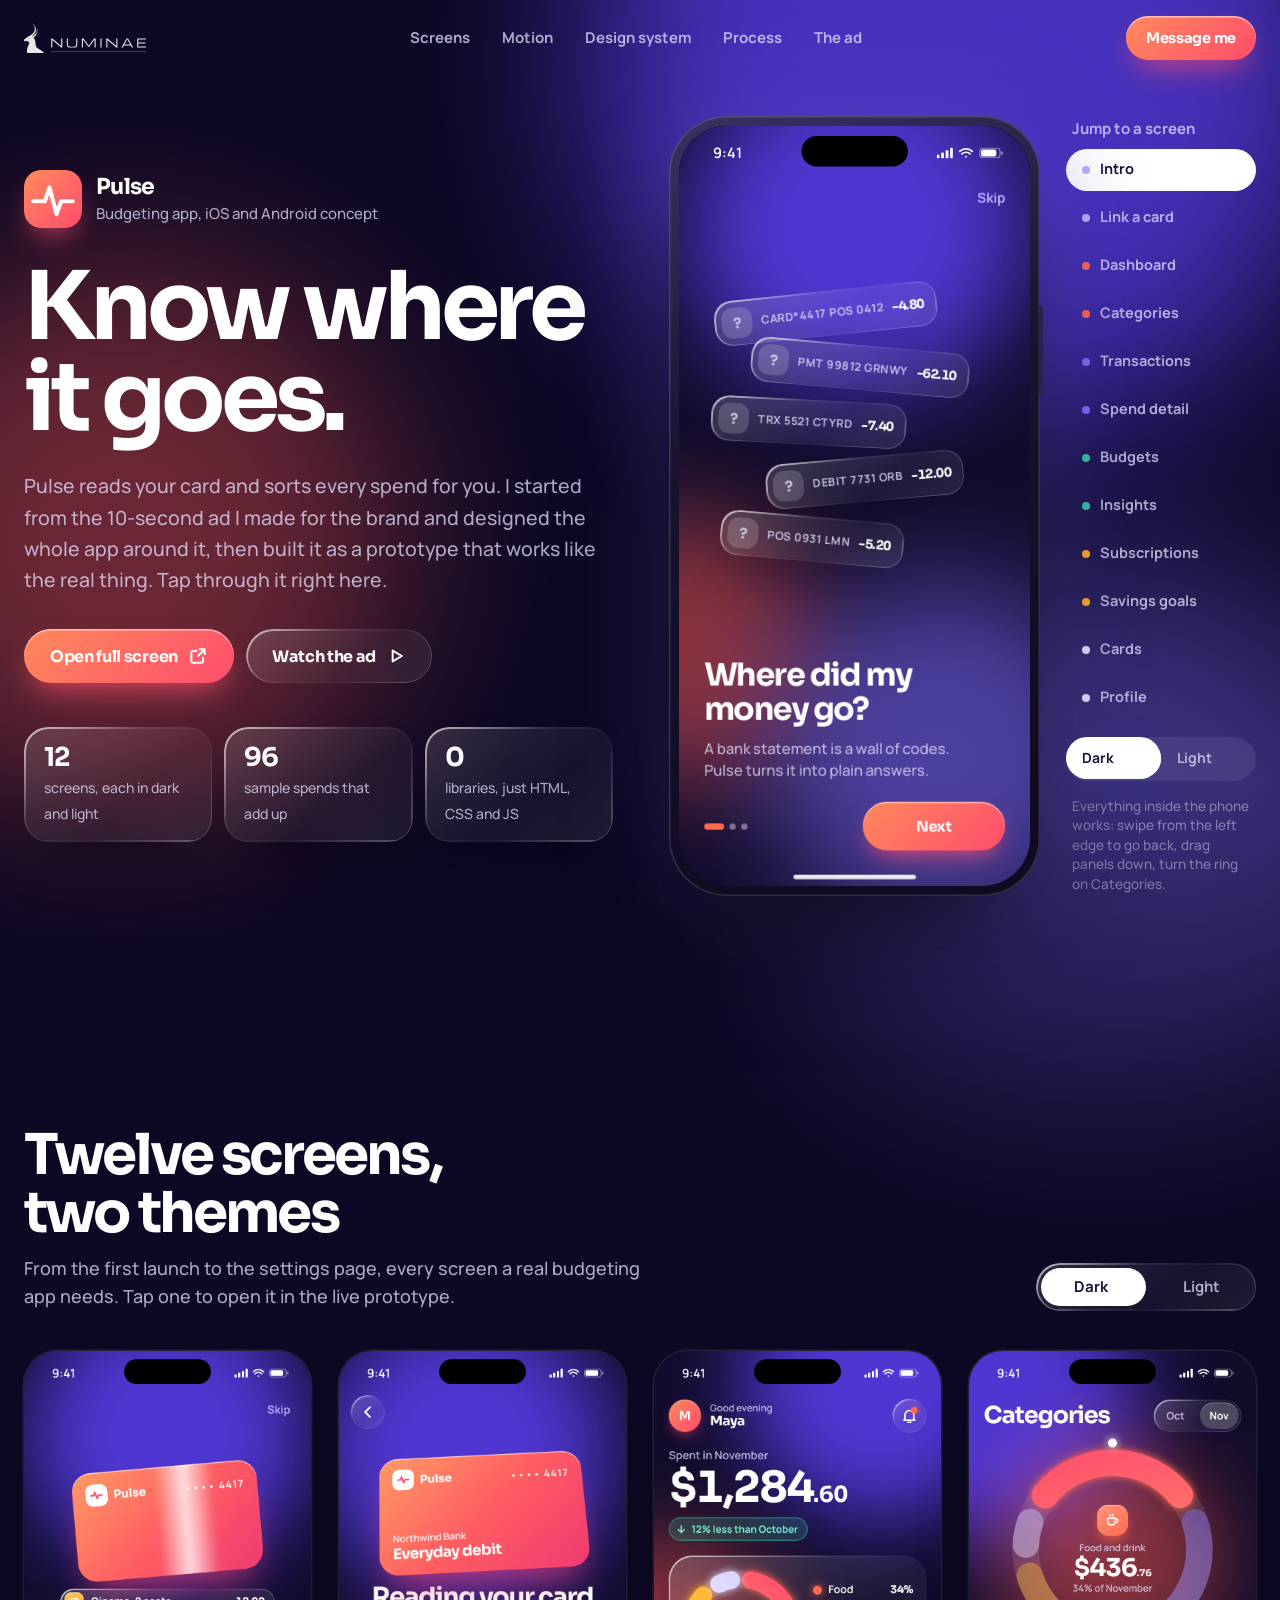
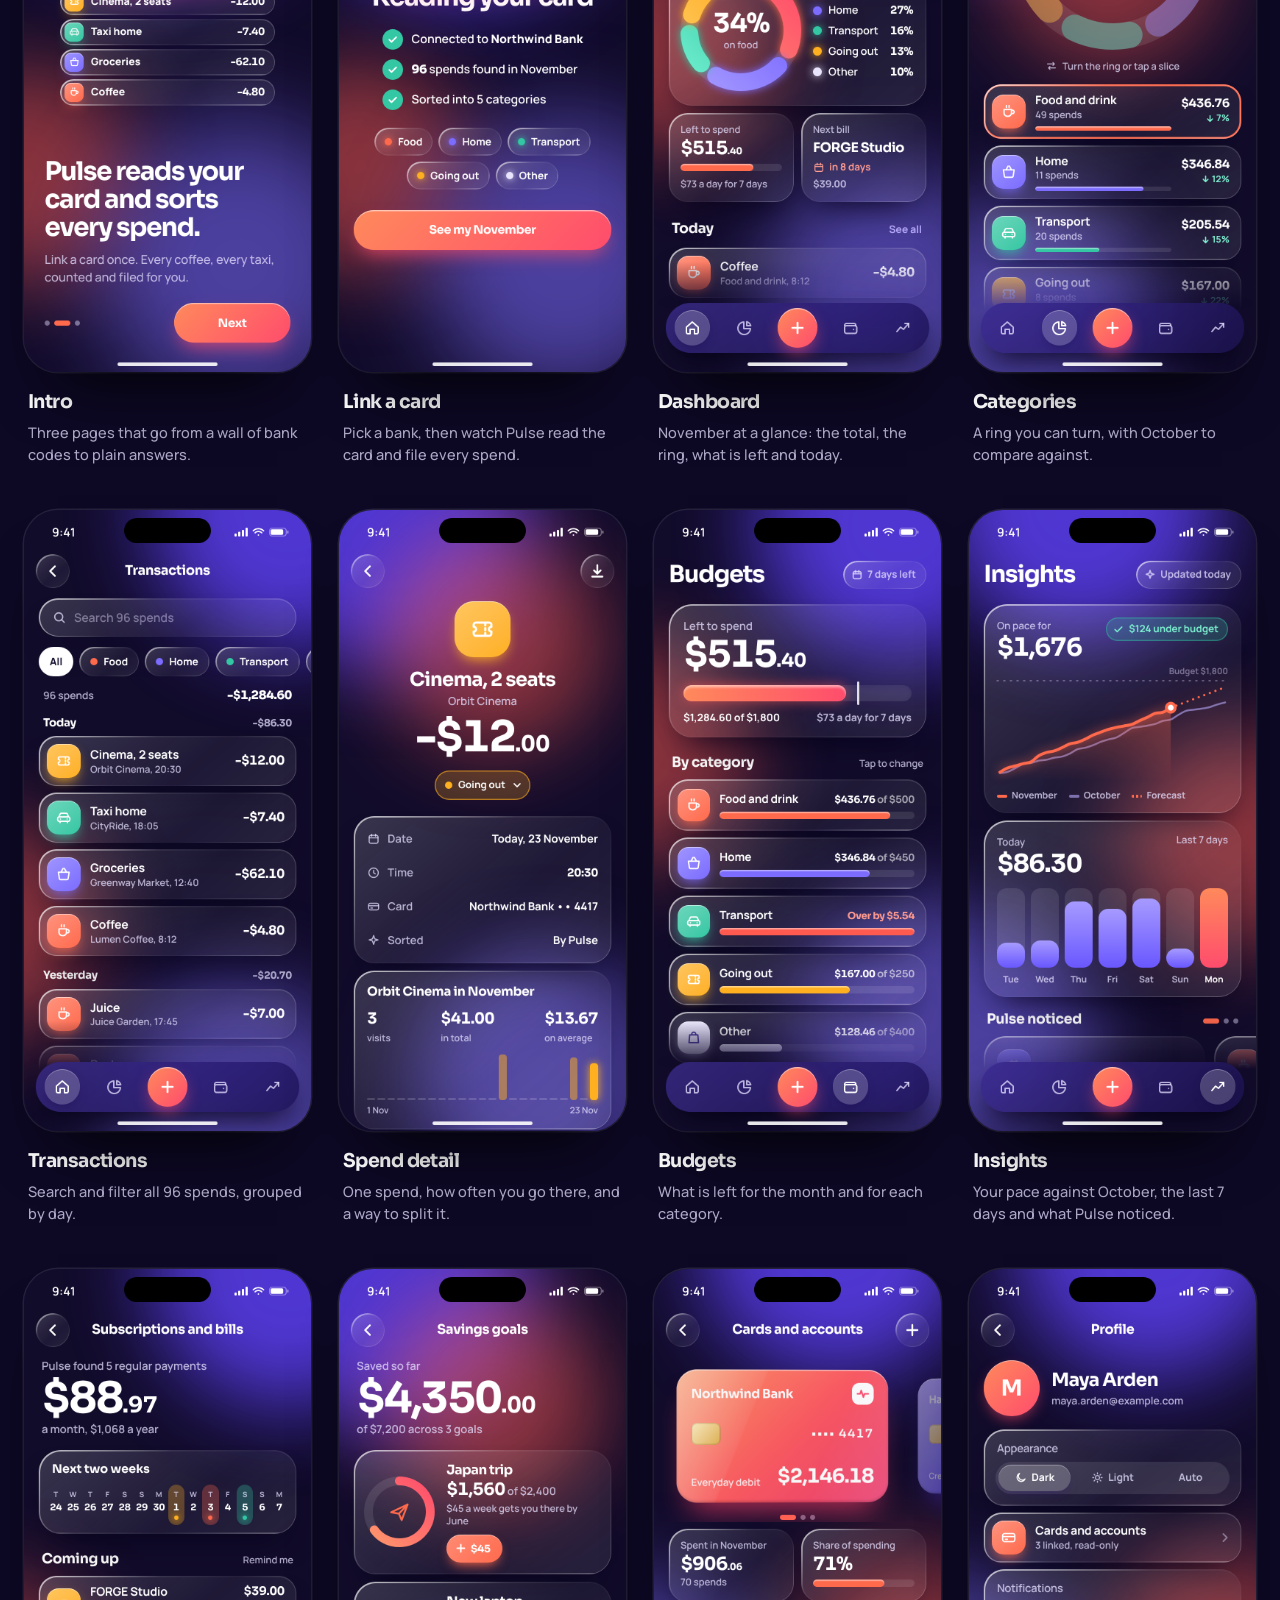
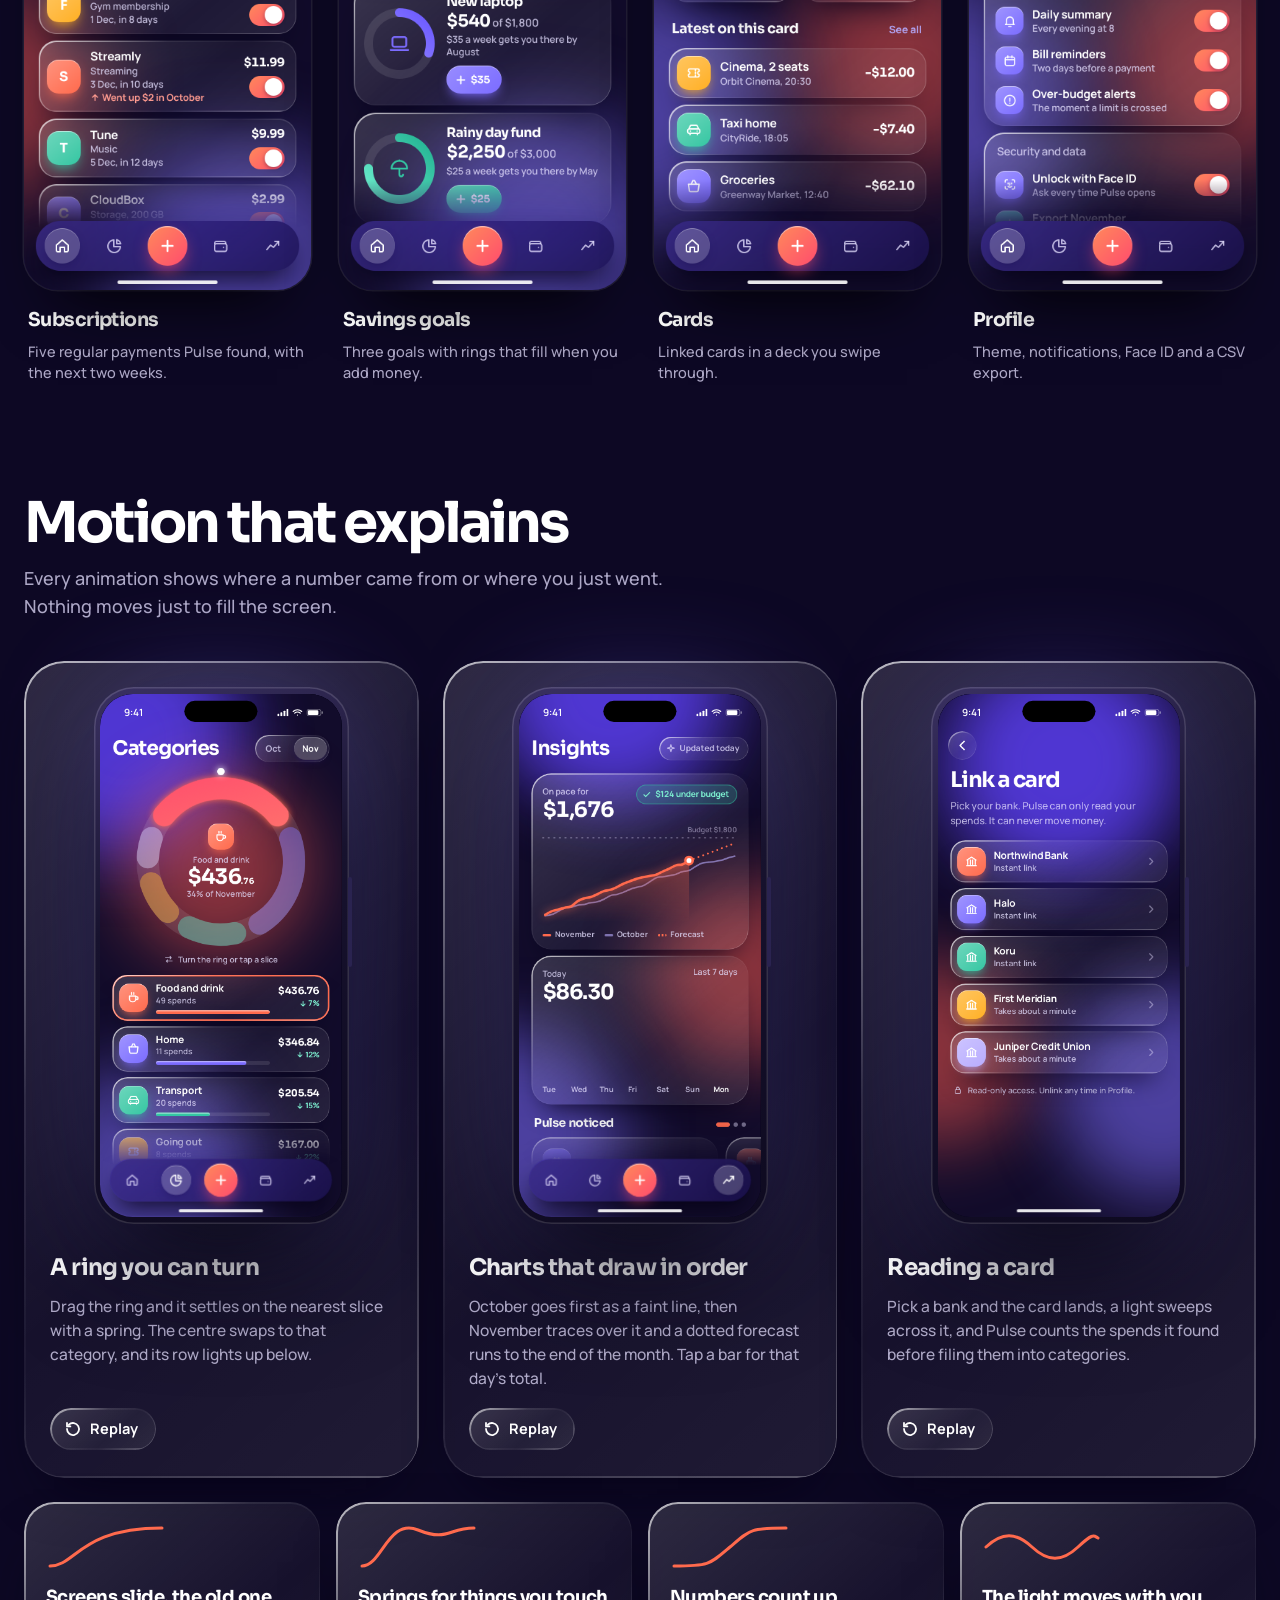
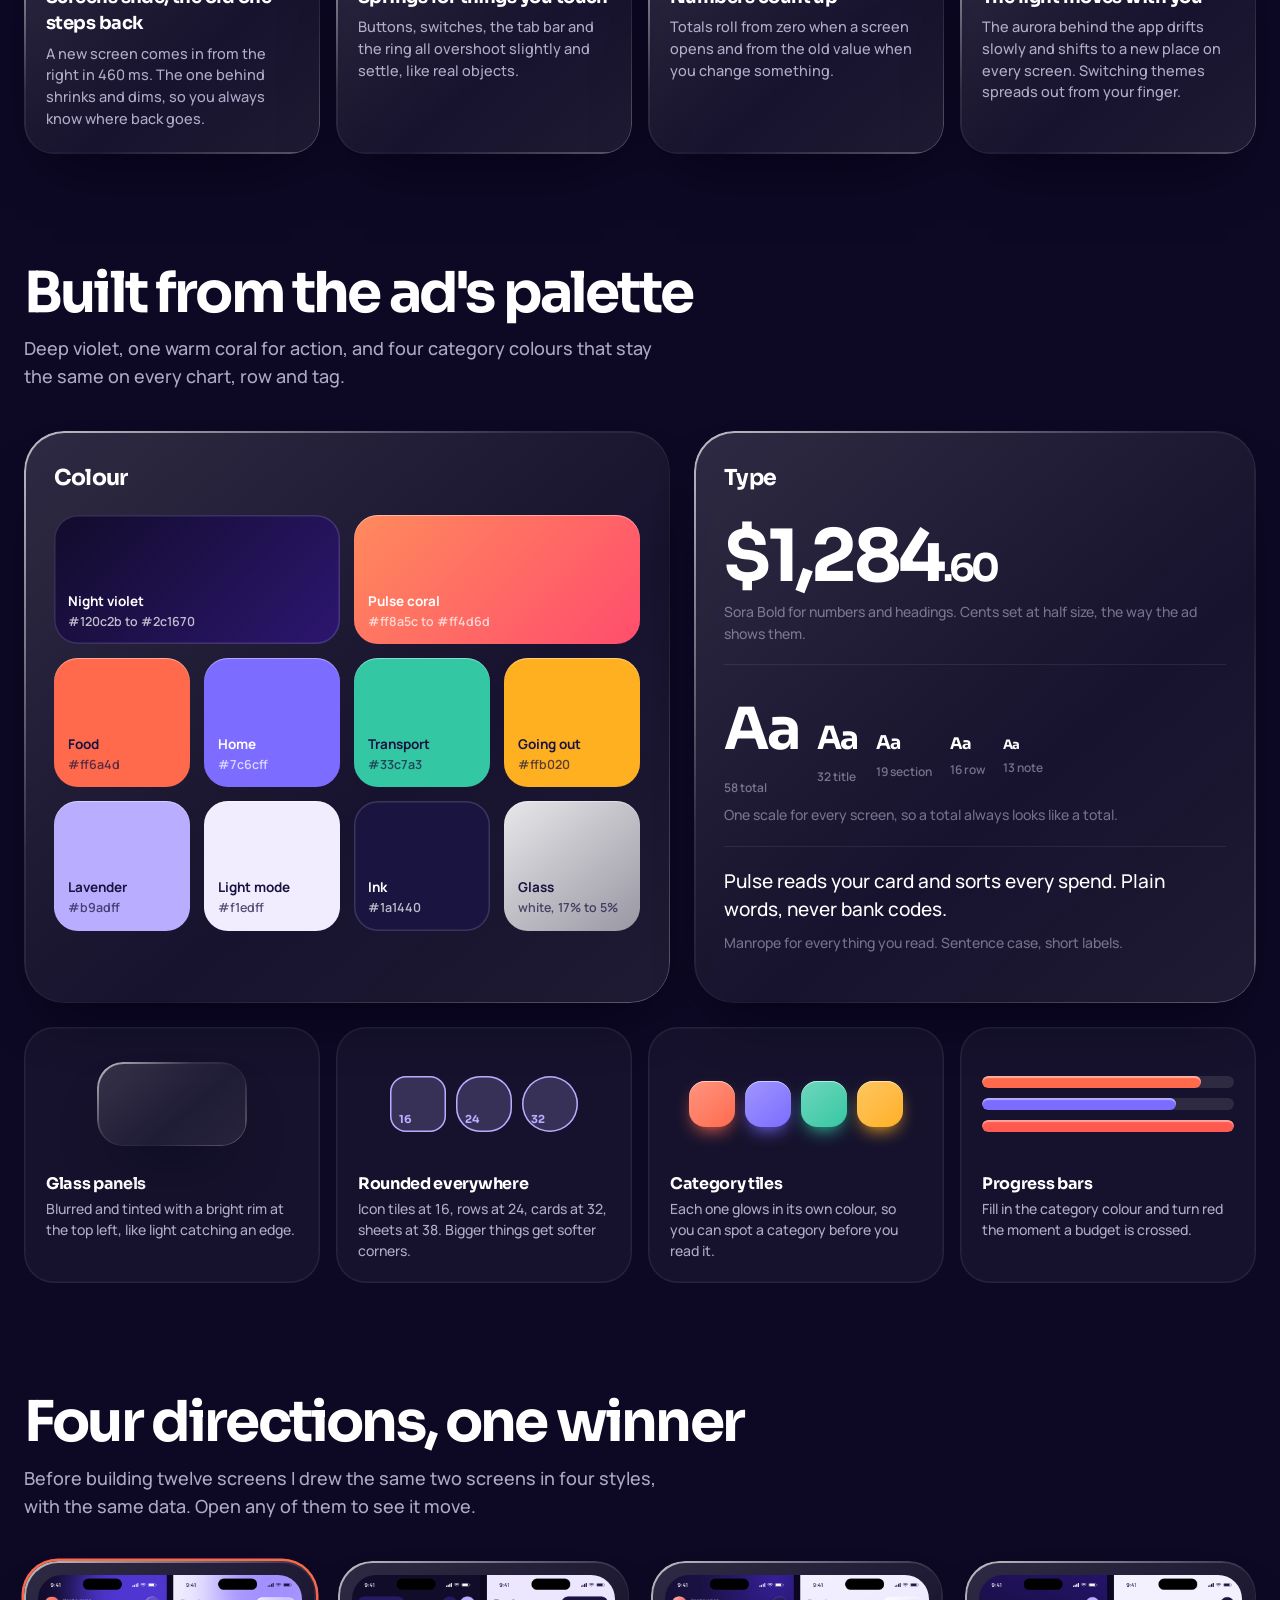
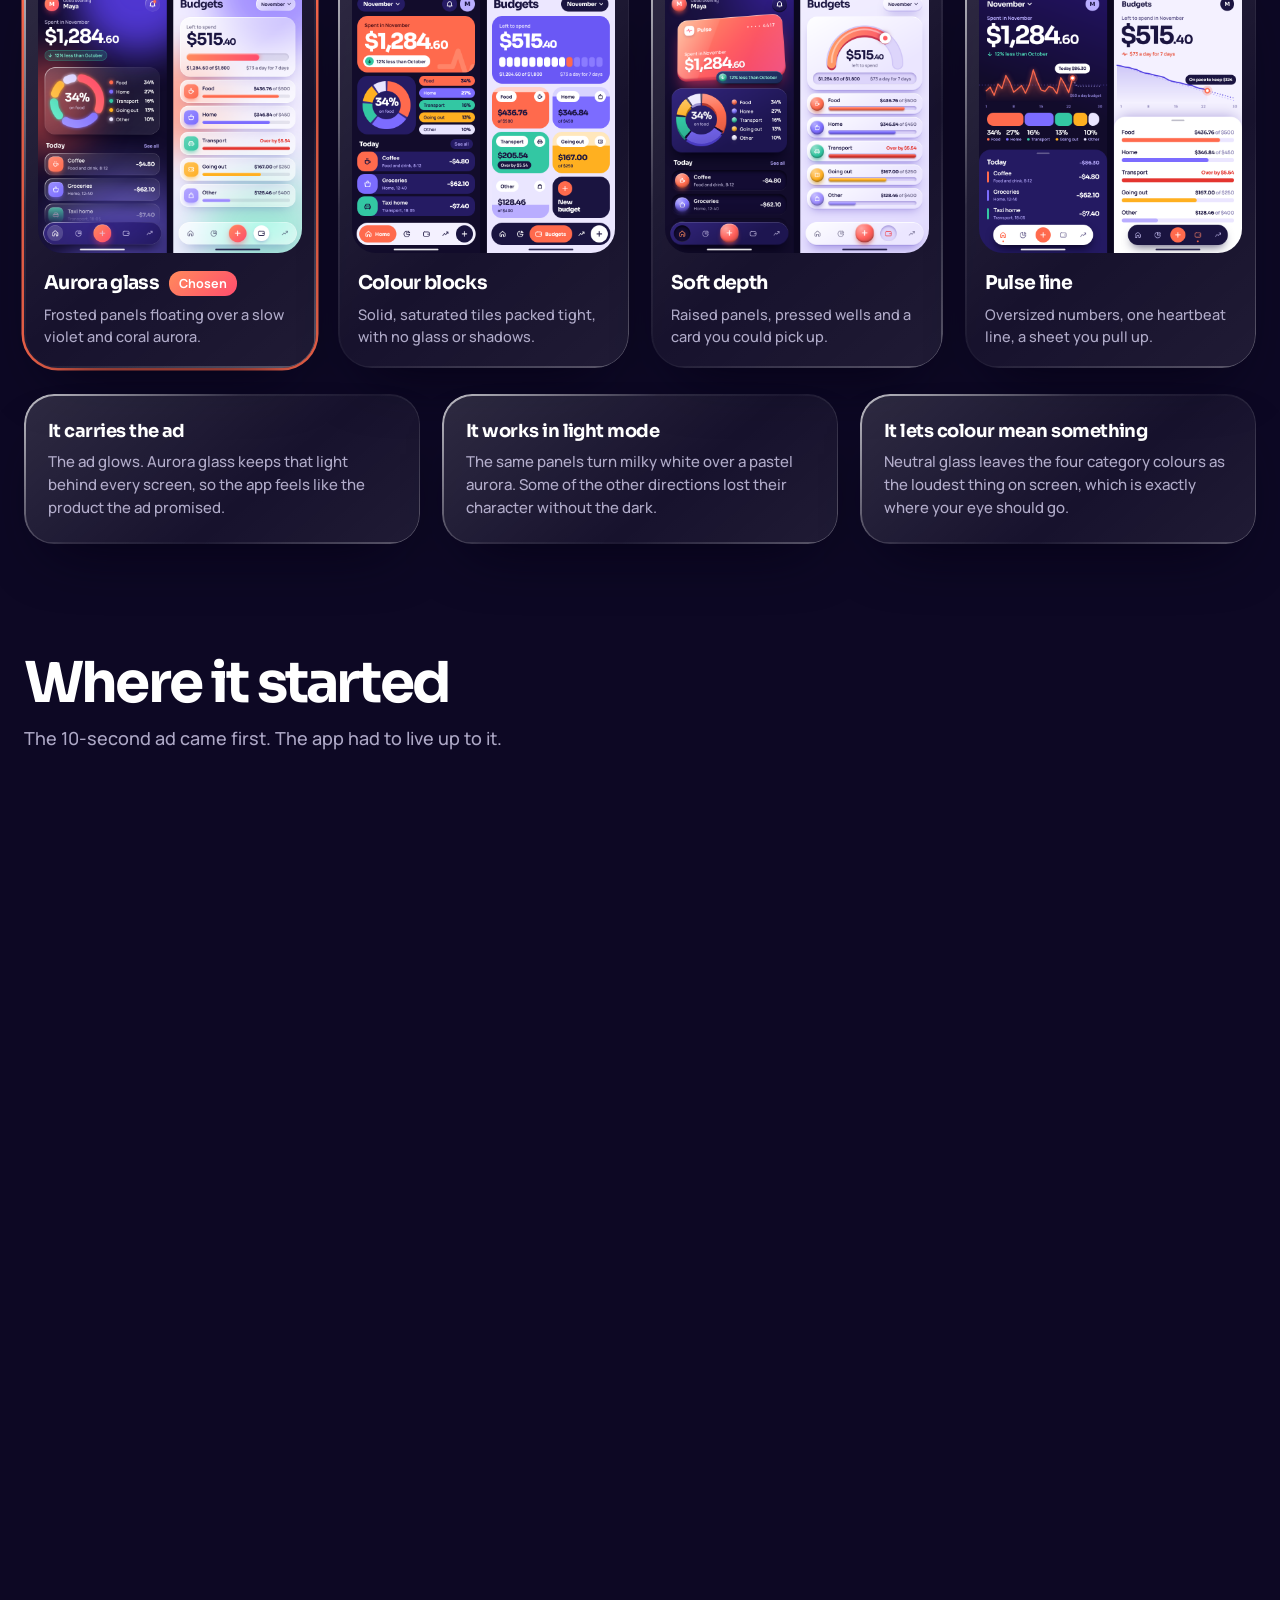
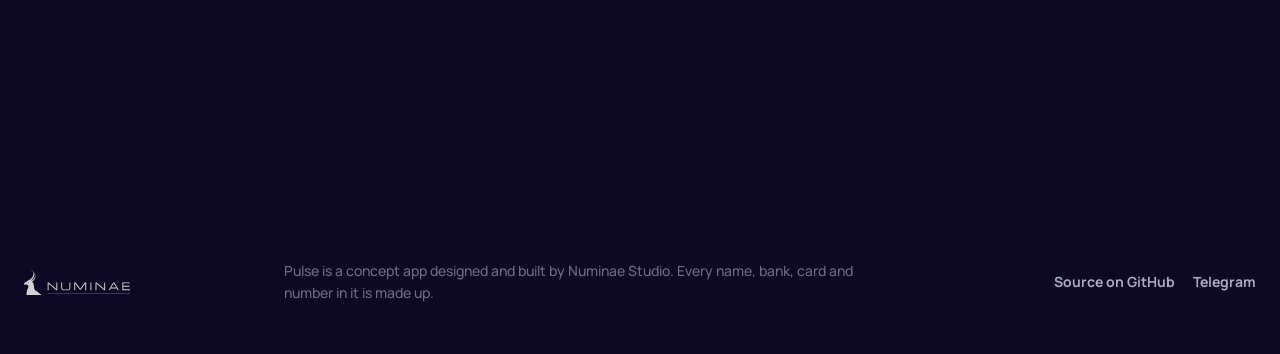
<file: index.html>
<!doctype html>
<html lang="en">
<head>
<meta charset="utf-8">
<meta name="viewport" content="width=device-width, initial-scale=1, viewport-fit=cover">
<title>Pulse: a budgeting app, designed and built by Numinae Studio</title>
<meta name="description" content="Pulse reads your card and sorts every spend. A working prototype with 12 screens in dark and light, designed and built by Numinae Studio.">
<meta name="theme-color" content="#0d0824">
<meta property="og:type" content="website">
<meta property="og:title" content="Pulse: know where it goes">
<meta property="og:description" content="A budgeting app designed and built by Numinae Studio. 12 screens, dark and light, a prototype you can tap through.">
<meta property="og:image" content="https://numinae.github.io/pulse-app/media/pulse-share.png">
<meta property="og:image:width" content="1200">
<meta property="og:image:height" content="630">
<meta name="twitter:card" content="summary_large_image">
<meta name="twitter:image" content="https://numinae.github.io/pulse-app/media/pulse-share.png">
<link rel="icon" href="app/icon.svg" type="image/svg+xml">
<link rel="preload" href="app/fonts/sora.woff2" as="font" type="font/woff2" crossorigin>
<link rel="preload" href="app/fonts/manrope.woff2" as="font" type="font/woff2" crossorigin>
<style>
@font-face { font-family: Sora; src: url(app/fonts/sora.woff2) format('woff2'); font-weight: 100 800; font-display: swap; }
@font-face { font-family: Manrope; src: url(app/fonts/manrope.woff2) format('woff2'); font-weight: 200 800; font-display: swap; }
:root {
  --bg: #0d0824; --panel: #17103a; --ink: #fff; --soft: rgba(230,224,255,.74); --faint: rgba(230,224,255,.45);
  --coral: #ff6a4d; --coral-a: #ff8a5c; --coral-b: #ff4d6d; --lav: #b9adff; --violet: #7c6cff; --green: #33c7a3; --amber: #ffb020;
  --out: cubic-bezier(.16,1,.3,1); --spring: cubic-bezier(.2,1.4,.4,1);
  --w: min(1240px, calc(100vw - 48px));
}
*, *::before, *::after { box-sizing: border-box; margin: 0; padding: 0; }
html { background: var(--bg); color: var(--ink); scroll-behavior: smooth; overflow-x: clip; }
body { font: 500 17px/1.55 Manrope, system-ui, sans-serif; -webkit-font-smoothing: antialiased; overflow-x: hidden; }
h1, h2, h3, .num { font-family: Sora, sans-serif; letter-spacing: -0.035em; }
a { color: inherit; } img, video, svg, iframe { display: block; } button { font: inherit; color: inherit; background: none; border: 0; cursor: pointer; }
:focus-visible { outline: 3px solid var(--lav); outline-offset: 3px; border-radius: 12px; }
.wrap { width: var(--w); margin: 0 auto; }
.soft { color: var(--soft); }

/* glass, the same recipe the app uses */
.glass { position: relative; background: linear-gradient(140deg, rgba(255,255,255,.14), rgba(255,255,255,.045) 60%, rgba(255,255,255,.08)); box-shadow: 0 30px 60px -30px rgba(4,1,20,.9); }
.glass::before { content: ''; position: absolute; inset: 0; border-radius: inherit; padding: 1.5px; pointer-events: none; background: linear-gradient(140deg, rgba(255,255,255,.7), rgba(255,255,255,.08) 38%, rgba(255,255,255,.03) 62%, rgba(255,255,255,.28));
  -webkit-mask: linear-gradient(#000 0 0) content-box, linear-gradient(#000 0 0); -webkit-mask-composite: xor; mask: linear-gradient(#000 0 0) content-box exclude, linear-gradient(#000 0 0); }
.btn { display: inline-flex; align-items: center; gap: 10px; height: 54px; padding: 0 26px; border-radius: 27px; font: 700 16px Sora; letter-spacing: -0.02em; text-decoration: none; transition: scale .35s var(--spring); white-space: nowrap; }
.btn:active { scale: .96; }
.btn.primary { color: #fff; background: linear-gradient(135deg, var(--coral-a), var(--coral-b)); box-shadow: 0 14px 30px -10px rgba(255,77,109,.85), inset 0 1.5px 0 rgba(255,255,255,.5); }
.btn.ghost { border-radius: 27px; }
.btn svg { width: 20px; height: 20px; fill: none; stroke: currentColor; stroke-width: 2.4; stroke-linecap: round; stroke-linejoin: round; }

/* aurora behind the top of the page */
.aurora { position: absolute; inset: 0 0 auto 0; height: 1300px; overflow: hidden; z-index: -1; pointer-events: none; -webkit-mask-image: linear-gradient(#000 60%, transparent); mask-image: linear-gradient(#000 60%, transparent); }
.aurora i { position: absolute; border-radius: 50%; filter: blur(90px); }
.aurora .a { width: 760px; height: 760px; left: 46%; top: -320px; background: #5b3ff0; opacity: .75; animation: d1 18s ease-in-out infinite alternate; }
.aurora .b { width: 560px; height: 560px; left: -160px; top: 260px; background: #ff5a4f; opacity: .38; animation: d2 22s ease-in-out infinite alternate; }
.aurora .c { width: 620px; height: 620px; left: 62%; top: 560px; background: #7c6cff; opacity: .4; animation: d1 26s ease-in-out infinite alternate-reverse; }
@keyframes d1 { to { transform: translate(-120px, 90px) scale(1.12); } } @keyframes d2 { to { transform: translate(140px, -70px) scale(.9); } }

/* header */
header.top { position: sticky; top: 0; z-index: 50; transition: background .3s, box-shadow .3s; }
header.top.stuck { background: rgba(13,8,36,.72); -webkit-backdrop-filter: blur(20px) saturate(160%); backdrop-filter: blur(20px) saturate(160%); box-shadow: 0 1px 0 rgba(255,255,255,.07); }
header.top .wrap { display: flex; align-items: center; justify-content: space-between; height: 76px; gap: 24px; }
.lockup img { height: 30px; width: auto; }
header nav { display: flex; gap: 4px; }
header nav a { text-decoration: none; font-size: 15px; font-weight: 700; color: var(--soft); padding: 9px 14px; border-radius: 20px; transition: color .2s, background .2s; }
header nav a:hover { color: #fff; background: rgba(255,255,255,.08); }
header .btn { height: 44px; padding: 0 20px; font-size: 14.5px; }

/* hero */
.hero { padding: 40px 0 120px; }
.hero .wrap { display: grid; grid-template-columns: 1fr auto; gap: 56px; align-items: center; }
.appmark { display: flex; gap: 14px; align-items: center; }
.appmark img { width: 58px; height: 58px; border-radius: 17px; box-shadow: 0 14px 28px -10px rgba(255,77,109,.8); }
.appmark b { display: block; font: 700 22px Sora; letter-spacing: -0.03em; } .appmark span { font-size: 15px; color: var(--soft); }
.hero h1 { font-size: clamp(56px, 7.4vw, 108px); line-height: .96; font-weight: 700; letter-spacing: -0.055em; margin-top: 34px; }
.hero h1 span { display: block; }
.hero .lead { font-size: 19.5px; line-height: 1.6; color: var(--soft); max-width: 34em; margin-top: 26px; }
.hero .ctas { display: flex; gap: 12px; flex-wrap: wrap; margin-top: 34px; }
.facts { display: flex; gap: 12px; flex-wrap: wrap; margin-top: 44px; }
.facts { max-width: 600px; } .facts div { flex: 1 1 0; padding: 14px 20px 15px; border-radius: 24px; min-width: 0; }
.facts b { display: block; font: 700 26px Sora; letter-spacing: -0.04em; } .facts span { font-size: 14px; color: var(--soft); }

.stage { position: relative; display: grid; grid-template-columns: auto 190px; gap: 26px; align-items: center; }
.phone { position: relative; padding: 11px; border-radius: 64px; background: linear-gradient(160deg, #3a3162, #17122e 40%, #0e0a20); box-shadow: 0 60px 120px -30px rgba(0,0,0,.85), 0 0 0 1.5px rgba(255,255,255,.14) inset, 0 0 120px -20px rgba(124,108,255,.45); }
.phone::after { content: ''; position: absolute; right: -3px; top: 190px; width: 4px; height: 90px; border-radius: 2px; background: #2a2350; }
.phone .scr { width: 390px; height: 844px; border-radius: 53px; overflow: hidden; background: #120c2b; transform-origin: top left; }
.phone iframe { width: 390px; height: 844px; border: 0; }
.phone.scaled { padding: calc(11px * var(--k)); border-radius: calc(64px * var(--k)); }
.phone.scaled .scr { width: calc(390px * var(--k)); height: calc(844px * var(--k)); border-radius: calc(53px * var(--k)); }
.phone.scaled iframe { transform: scale(var(--k)); transform-origin: 0 0; }
.jump h3 { font: 700 15px Manrope; color: var(--soft); letter-spacing: 0; margin: 0 0 10px 6px; }
.jump ul { list-style: none; display: grid; gap: 6px; }
.jump button { width: 100%; text-align: left; height: 42px; padding: 0 16px; border-radius: 21px; font-size: 14.5px; font-weight: 700; color: var(--soft); display: flex; align-items: center; gap: 10px; transition: background .25s, color .25s; }
.jump button i { width: 8px; height: 8px; border-radius: 4px; background: var(--c, var(--faint)); flex: none; }
.jump button:hover { color: #fff; background: rgba(255,255,255,.07); }
.jump button.on { color: #1a1440; background: #fff; }
.theme { position: relative; display: grid; grid-template-columns: 1fr 1fr; height: 44px; border-radius: 22px; margin-top: 18px; background: rgba(255,255,255,.08); }
.theme button { position: relative; z-index: 1; font-size: 14px; font-weight: 700; color: var(--soft); transition: color .25s; }
.theme button.on { color: #1a1440; }
.theme .thumb { position: absolute; top: 4px; bottom: 4px; left: 4px; width: calc(50% - 4px); border-radius: 18px; background: #fff; transition: transform .45s var(--spring); }
.theme.light .thumb { transform: translateX(100%); }
.jump p { font-size: 13.5px; color: var(--faint); margin: 16px 6px 0; line-height: 1.45; }
.mobile-try { display: none; }

/* sections */
section.block { padding: 110px 0 0; scroll-margin-top: 60px; }
.shead { display: flex; justify-content: space-between; align-items: flex-end; gap: 30px; flex-wrap: wrap; margin-bottom: 40px; }
.shead h2 { font-size: clamp(38px, 4.4vw, 60px); font-weight: 700; line-height: 1.02; letter-spacing: -0.05em; }
.shead p { font-size: 18px; color: var(--soft); max-width: 36em; margin-top: 14px; }

/* gallery */
.gtoggle { position: relative; display: grid; grid-template-columns: 1fr 1fr; width: 220px; height: 48px; border-radius: 24px; }
.gtoggle button { position: relative; z-index: 1; font-size: 15px; font-weight: 700; color: var(--soft); transition: color .25s; }
.gtoggle button.on { color: #1a1440; }
.gtoggle .thumb { position: absolute; top: 5px; bottom: 5px; left: 5px; width: calc(50% - 5px); border-radius: 19px; background: #fff; transition: transform .45s var(--spring); }
.gtoggle.light .thumb { transform: translateX(100%); }
.grid { display: grid; grid-template-columns: repeat(4, 1fr); gap: 44px 28px; }
.shot { text-align: left; display: block; width: 100%; }
.shot .img { position: relative; aspect-ratio: 390 / 844; border-radius: 34px; overflow: hidden; background: #1c1446; box-shadow: 0 40px 60px -34px rgba(0,0,0,.9), 0 0 0 1.5px rgba(255,255,255,.1); transition: transform .5s var(--spring), box-shadow .4s; }
.shot img { position: absolute; inset: 0; width: 100%; height: 100%; object-fit: cover; transition: opacity .5s; }
.shot img.l { opacity: 0; } .grid.light .shot img.l { opacity: 1; } .grid.light .shot img.d { opacity: 0; }
.shot:hover .img { transform: translateY(-8px); box-shadow: 0 50px 70px -34px rgba(0,0,0,.9), 0 0 0 2px var(--lav); }
.shot .cap { display: flex; justify-content: space-between; align-items: baseline; gap: 10px; margin: 16px 4px 0; }
.shot h3 { font-size: 19px; font-weight: 700; letter-spacing: -0.03em; }
.shot .try { font-size: 13.5px; font-weight: 700; color: var(--lav); opacity: 0; transition: opacity .25s; white-space: nowrap; } .shot:hover .try { opacity: 1; }
.shot p { font-size: 14.5px; line-height: 1.5; color: var(--soft); margin: 5px 4px 0; }

/* motion */
.mgrid { display: grid; grid-template-columns: repeat(3, 1fr); gap: 24px; }
.mcard { border-radius: 40px; padding: 26px 26px 28px; display: flex; flex-direction: column; }
.mcard .phone { --k: .62; align-self: center; }
.mcard h3 { font-size: 23px; font-weight: 700; margin-top: 26px; }
.mcard p { font-size: 15.5px; color: var(--soft); margin-top: 8px; line-height: 1.55; flex: 1; }
.replay { align-self: flex-start; margin-top: 18px; height: 42px; padding: 0 18px 0 14px; border-radius: 21px; font-size: 14.5px; font-weight: 700; display: inline-flex; gap: 8px; align-items: center; }
.replay svg { width: 18px; height: 18px; fill: none; stroke: currentColor; stroke-width: 2.4; stroke-linecap: round; stroke-linejoin: round; transition: rotate .6s var(--out); } .replay:active svg { rotate: -360deg; transition: none; }
.rules { display: grid; grid-template-columns: repeat(4, 1fr); gap: 16px; margin-top: 24px; }
.rules div { border-radius: 30px; padding: 22px 22px 24px; }
.rules b { font: 700 18px Sora; letter-spacing: -0.03em; } .rules p { font-size: 14.5px; color: var(--soft); margin-top: 6px; line-height: 1.5; }
.curve { height: 46px; margin-bottom: 14px; } .curve path { fill: none; stroke: var(--coral); stroke-width: 3; stroke-linecap: round; }

/* design system */
.ds { display: grid; grid-template-columns: minmax(0, 1.15fr) minmax(0, 1fr); gap: 24px; }
.ds > div { border-radius: 40px; padding: 30px; min-width: 0; }
.ds > .parts { padding: 0; border-radius: 0; }
.ds h3 { font-size: 22px; font-weight: 700; margin-bottom: 20px; }
.swatches { display: grid; grid-template-columns: repeat(4, minmax(0, 1fr)); gap: 14px; }
.sw { border-radius: 24px; padding: 76px 14px 13px; font-size: 13.5px; font-weight: 700; position: relative; overflow: hidden; color: #1a1440; box-shadow: inset 0 1px 0 rgba(255,255,255,.4); }
.sw span { display: block; font-weight: 600; opacity: .72; font-size: 12.5px; }
.sw.dk { color: #fff; box-shadow: inset 0 0 0 1.5px rgba(255,255,255,.14); }
.sw.wide { grid-column: span 2; }
.type .spec { padding: 6px 0 20px; } .type .spec + .spec { padding-top: 20px; border-top: 1.5px solid rgba(255,255,255,.08); }
.type .big { font: 700 72px/1 Sora; letter-spacing: -0.05em; } .type .big small { font-size: 38px; }
.type .meta { font-size: 14px; color: var(--faint); margin-top: 8px; }
.type .body { font-size: 19px; line-height: 1.5; }
.scale { display: flex; align-items: baseline; gap: 18px; flex-wrap: wrap; } .scale span { font-family: Sora; font-weight: 700; letter-spacing: -0.04em; } .scale small { display: block; font: 600 12px Manrope; color: var(--faint); letter-spacing: 0; margin-top: 4px; }
.parts { grid-column: 1 / -1; display: grid; grid-template-columns: repeat(4, minmax(0, 1fr)); gap: 16px; }
.part { border-radius: 30px; padding: 22px; background: rgba(255,255,255,.04); box-shadow: inset 0 0 0 1.5px rgba(255,255,255,.07); }
.part .demo { height: 110px; display: grid; place-items: center; min-width: 0; } .part .demo > * { max-width: 100%; }
.part { min-width: 0; }
.part b { display: block; font: 700 16px Sora; letter-spacing: -0.02em; margin-top: 14px; } .part p { font-size: 14px; color: var(--soft); margin-top: 4px; line-height: 1.5; }
.radii { display: flex; gap: 10px; align-items: flex-end; } .radii i { display: grid; place-items: end start; width: 56px; height: 56px; background: rgba(185,173,255,.2); box-shadow: inset 0 0 0 1.5px var(--lav); font: 700 11px Sora; color: var(--lav); padding: 6px 9px; font-style: normal; }
.tilerow { display: flex; gap: 10px; } .tilerow i { width: 46px; height: 46px; border-radius: 16px; background: linear-gradient(140deg, color-mix(in srgb, var(--c) 72%, #fff), var(--c)); box-shadow: 0 8px 18px -6px var(--c), inset 0 1px 0 rgba(255,255,255,.55); }
.bars2 { width: 100%; min-width: 0; display: grid; gap: 10px; } .bars2 i { display: block; height: 12px; border-radius: 6px; background: rgba(255,255,255,.1); overflow: hidden; } .bars2 i::after { content: ''; display: block; height: 100%; width: var(--w); border-radius: inherit; background: var(--c); box-shadow: inset 0 2px 1px rgba(255,255,255,.45); }
.glassdemo { width: 150px; height: 84px; border-radius: 26px; }

/* process */
.proc { display: grid; grid-template-columns: repeat(4, 1fr); gap: 22px; }
.pcard { border-radius: 34px; padding: 14px 14px 20px; text-decoration: none; display: block; transition: transform .45s var(--spring); }
.pcard:hover { transform: translateY(-6px); }
.pcard img { width: 100%; height: auto; border-radius: 24px; background: #0b0720; }
.pcard h3 { font-size: 19px; font-weight: 700; margin: 16px 6px 0; display: flex; align-items: center; gap: 10px; flex-wrap: wrap; }
.pcard h3 em { font: 700 12.5px Manrope; font-style: normal; letter-spacing: 0; color: #fff; background: linear-gradient(135deg, var(--coral-a), var(--coral-b)); border-radius: 12px; padding: 4px 10px; }
.pcard p { font-size: 14.5px; color: var(--soft); margin: 6px 6px 0; line-height: 1.5; }
.pcard.won { box-shadow: 0 30px 60px -30px rgba(4,1,20,.9), 0 0 0 2.5px var(--coral); }
.why { display: grid; grid-template-columns: 1fr 1fr 1fr; gap: 22px; margin-top: 26px; }
.why div { border-radius: 30px; padding: 24px; } .why b { font: 700 18px Sora; letter-spacing: -0.03em; } .why p { font-size: 15px; color: var(--soft); margin-top: 6px; line-height: 1.55; }

/* ad */
.adwrap { display: grid; grid-template-columns: 1fr 300px; gap: 28px; align-items: stretch; }
.adwrap video { width: 100%; height: 100%; object-fit: cover; border-radius: 36px; background: #000; box-shadow: 0 40px 80px -30px rgba(0,0,0,.9), 0 0 0 1.5px rgba(255,255,255,.1); }
.adwrap .v169 { aspect-ratio: 16 / 9; height: auto; }
.adnote { border-radius: 36px; padding: 28px; display: flex; flex-direction: column; justify-content: space-between; gap: 20px; }
.adnote h3 { font-size: 24px; font-weight: 700; } .adnote p { font-size: 15.5px; color: var(--soft); margin-top: 8px; line-height: 1.55; }
.adnote a { font-size: 15px; font-weight: 700; color: var(--lav); text-decoration: none; }
.adnote .v916 { width: 100%; aspect-ratio: 9 / 16; height: auto; border-radius: 26px; display: none; }

/* closing */
.close { margin: 130px auto 0; border-radius: 48px; padding: 70px 40px; text-align: center; overflow: hidden; position: relative; isolation: isolate; }
.close::after { content: ''; position: absolute; inset: auto -20% -60% -20%; height: 120%; z-index: -1; background: radial-gradient(closest-side, rgba(255,106,77,.45), transparent); filter: blur(30px); }
.close h2 { font-size: clamp(40px, 5vw, 72px); font-weight: 700; letter-spacing: -0.05em; line-height: 1; }
.close p { font-size: 19px; color: var(--soft); margin: 18px auto 0; max-width: 34em; }
.close .btn { margin-top: 34px; }
footer { padding: 60px 0 50px; }
footer .wrap { display: flex; justify-content: space-between; align-items: center; gap: 24px; flex-wrap: wrap; }
footer img { height: 26px; width: auto; opacity: .9; }
footer p { font-size: 14px; color: var(--faint); max-width: 44em; }
footer nav { display: flex; gap: 18px; } footer nav a { font-size: 14px; font-weight: 700; color: var(--soft); text-decoration: none; }

/* one orchestrated entrance at the top, quiet reveals below */
.hero .in-1, .hero .in-2, .hero .in-3, .hero .in-4, .hero .stage { opacity: 0; }
.ready .hero .in-1, .ready .hero .in-2, .ready .hero .in-3, .ready .hero .in-4 { animation: rise .9s var(--out) both; }
.ready .hero .in-2 { animation-delay: .08s; } .ready .hero .in-3 { animation-delay: .16s; } .ready .hero .in-4 { animation-delay: .24s; }
.ready .hero .stage { animation: phonein 1.3s var(--out) .1s both; }
@keyframes rise { from { opacity: 0; transform: translateY(30px); filter: blur(8px); } to { opacity: 1; transform: none; filter: none; } }
@keyframes phonein { from { opacity: 0; transform: translateY(70px) rotate(4deg) scale(.94); } to { opacity: 1; transform: none; } }
.reveal { opacity: 0; transform: translateY(30px); transition: opacity .8s var(--out), transform .9s var(--out); }
.reveal.seen { opacity: 1; transform: none; }

@media (max-width: 1180px) {
  .hero .wrap { grid-template-columns: 1fr; } .stage { justify-self: center; }
  .grid { grid-template-columns: repeat(3, 1fr); } .mgrid { grid-template-columns: 1fr 1fr; } .mgrid .mcard:last-child { display: none; }
  .rules, .proc, .parts { grid-template-columns: repeat(2, minmax(0, 1fr)); } .ds { grid-template-columns: minmax(0, 1fr); }
}
@media (max-width: 860px) {
  header nav { display: none; }
  .stage { display: none; } .mobile-try { display: block; margin-top: 40px; }
  .mobile-try a { display: block; text-decoration: none; border-radius: 40px; padding: 18px; }
  .mobile-try img { width: 100%; height: auto; border-radius: 28px; }
  .mobile-try span { display: flex; justify-content: center; margin-top: 16px; }
  .grid { grid-template-columns: 1fr 1fr; gap: 32px 16px; } .shot .img { border-radius: 24px; } .shot h3 { font-size: 16px; } .shot p { display: none; }
  .mgrid { grid-template-columns: 1fr; } .mgrid .mcard:last-child { display: flex; }
  .why { grid-template-columns: 1fr; } .adwrap { grid-template-columns: 1fr; } .adwrap .v169 { display: none; } .adnote .v916 { display: block; }
  .close { padding: 54px 24px; border-radius: 38px; }
}
@media (max-width: 560px) {
  :root { --w: calc(100vw - 32px); }
  .lockup img { height: 24px; } header .btn { height: 40px; padding: 0 16px; font-size: 13.5px; }
  .hero { padding-top: 24px; } .hero .lead { font-size: 17.5px; } .facts div { min-width: 0; flex: 1 1 40%; }
  .rules, .proc, .parts, .swatches { grid-template-columns: repeat(2, minmax(0, 1fr)); } .sw.wide { grid-column: span 2; } .facts div { flex: 1 1 40%; }
  .type .big { font-size: 54px; } .radii i { width: 40px; height: 40px; } .tilerow { gap: 6px; } .tilerow i { width: 30px; height: 30px; border-radius: 11px; } .glassdemo { width: 110px; } .scale { gap: 12px; } .scale span:first-child { font-size: 44px !important; } section.block { padding-top: 84px; } .ds > div { padding: 22px; border-radius: 32px; }
}
@media (prefers-reduced-motion: reduce) { *, *::before, *::after { animation-duration: .01s !important; animation-delay: 0s !important; transition-duration: .01s !important; } html { scroll-behavior: auto; } }
</style>
</head>
<body>
<div class="aurora" aria-hidden="true"><i class="a"></i><i class="b"></i><i class="c"></i></div>

<header class="top"><div class="wrap">
  <a class="lockup" href="https://github.com/NUMINAE" aria-label="Numinae Studio on GitHub"><img src="brand/numinae-lockup-horizontal-white.svg" alt="Numinae"></a>
  <nav aria-label="Sections"><a href="#screens">Screens</a><a href="#motion">Motion</a><a href="#system">Design system</a><a href="#process">Process</a><a href="#ad">The ad</a></nav>
  <a class="btn primary" href="https://t.me/numinaestudio">Message me</a>
</div></header>

<main>
<section class="hero"><div class="wrap">
  <div>
    <div class="appmark in-1"><img src="app/icon-192.png" alt=""><div><b>Pulse</b><span>Budgeting app, iOS and Android concept</span></div></div>
    <h1 class="in-2"><span>Know where</span><span>it goes.</span></h1>
    <p class="lead in-3">Pulse reads your card and sorts every spend for you. I started from the 10-second ad I made for the brand and designed the whole app around it, then built it as a prototype that works like the real thing. Tap through it right here.</p>
    <div class="ctas in-4"><a class="btn primary" href="app/" target="_blank" rel="noopener">Open full screen<svg viewBox="0 0 24 24"><path d="M14 4h6v6M20 4l-8 8M18 14v4a2 2 0 0 1-2 2H6a2 2 0 0 1-2-2V8a2 2 0 0 1 2-2h4"/></svg></a><a class="btn ghost glass" href="#ad">Watch the ad<svg viewBox="0 0 24 24"><path d="M8 5.5v13l11-6.5-11-6.5z"/></svg></a></div>
    <div class="facts in-4"><div class="glass"><b>12</b><span>screens, each in dark and light</span></div><div class="glass"><b>96</b><span>sample spends that add up</span></div><div class="glass"><b>0</b><span>libraries, just HTML, CSS and JS</span></div></div>
    <div class="mobile-try"><a class="glass" href="app/"><img src="screens/pulse-dashboard-dark.png" alt="The Pulse dashboard: $1,284.60 spent in November, a category ring and today's spends" width="780" height="1688"><span class="btn primary">Tap through the app</span></a></div>
  </div>

  <div class="stage">
    <div class="phone"><div class="scr"><iframe id="proto" src="app/index.html?frame=1&screen=onboard" title="Pulse prototype, live" loading="eager"></iframe></div></div>
    <div class="jump">
      <h3>Jump to a screen</h3>
      <ul id="jump"></ul>
      <div class="theme" id="theme" role="group" aria-label="Theme"><i class="thumb"></i><button class="on" data-t="dark">Dark</button><button data-t="light">Light</button></div>
      <p>Everything inside the phone works: swipe from the left edge to go back, drag panels down, turn the ring on Categories.</p>
    </div>
  </div>
</div></section>

<section class="block" id="screens"><div class="wrap">
  <div class="shead reveal"><div><h2>Twelve screens,<br>two themes</h2><p>From the first launch to the settings page, every screen a real budgeting app needs. Tap one to open it in the live prototype.</p></div>
    <div class="gtoggle glass" id="gtoggle" role="group" aria-label="Gallery theme"><i class="thumb"></i><button class="on" data-t="dark">Dark</button><button data-t="light">Light</button></div></div>
  <div class="grid" id="grid"></div>
</div></section>

<section class="block" id="motion"><div class="wrap">
  <div class="shead reveal"><div><h2>Motion that explains</h2><p>Every animation shows where a number came from or where you just went. Nothing moves just to fill the screen.</p></div></div>
  <div class="mgrid">
    <article class="mcard glass reveal"><div class="phone scaled"><div class="scr"><iframe data-src="app/index.html?frame=1&screen=categories" title="Categories ring, live" loading="lazy"></iframe></div></div>
      <h3>A ring you can turn</h3><p>Drag the ring and it settles on the nearest slice with a spring. The centre swaps to that category, and its row lights up below.</p><button class="replay glass" data-replay="0"><svg viewBox="0 0 24 24"><path d="M4 12a8 8 0 1 0 2.5-5.8M4 4v4.5h4.5"/></svg>Replay</button></article>
    <article class="mcard glass reveal"><div class="phone scaled"><div class="scr"><iframe data-src="app/index.html?frame=1&screen=insights" title="Insights charts, live" loading="lazy"></iframe></div></div>
      <h3>Charts that draw in order</h3><p>October goes first as a faint line, then November traces over it and a dotted forecast runs to the end of the month. Tap a bar for that day's total.</p><button class="replay glass" data-replay="1"><svg viewBox="0 0 24 24"><path d="M4 12a8 8 0 1 0 2.5-5.8M4 4v4.5h4.5"/></svg>Replay</button></article>
    <article class="mcard glass reveal"><div class="phone scaled"><div class="scr"><iframe data-src="app/index.html?frame=1&screen=link" title="Linking a card, live" loading="lazy"></iframe></div></div>
      <h3>Reading a card</h3><p>Pick a bank and the card lands, a light sweeps across it, and Pulse counts the spends it found before filing them into categories.</p><button class="replay glass" data-replay="2"><svg viewBox="0 0 24 24"><path d="M4 12a8 8 0 1 0 2.5-5.8M4 4v4.5h4.5"/></svg>Replay</button></article>
  </div>
  <div class="rules">
    <div class="glass reveal"><svg class="curve" viewBox="0 0 120 46"><path d="M4 42C30 42 34 4 116 4"/></svg><b>Screens slide, the old one steps back</b><p>A new screen comes in from the right in 460 ms. The one behind shrinks and dims, so you always know where back goes.</p></div>
    <div class="glass reveal"><svg class="curve" viewBox="0 0 120 46"><path d="M4 42C24 42 30 -6 60 6S90 4 116 4"/></svg><b>Springs for things you touch</b><p>Buttons, switches, the tab bar and the ring all overshoot slightly and settle, like real objects.</p></div>
    <div class="glass reveal"><svg class="curve" viewBox="0 0 120 46"><path d="M4 42C40 42 40 40 60 23S80 4 116 4"/></svg><b>Numbers count up</b><p>Totals roll from zero when a screen opens and from the old value when you change something.</p></div>
    <div class="glass reveal"><svg class="curve" viewBox="0 0 120 46"><path d="M4 23C20 8 34 8 50 23S80 38 96 23 112 12 116 14"/></svg><b>The light moves with you</b><p>The aurora behind the app drifts slowly and shifts to a new place on every screen. Switching themes spreads out from your finger.</p></div>
  </div>
</div></section>

<section class="block" id="system"><div class="wrap">
  <div class="shead reveal"><div><h2>Built from the ad's palette</h2><p>Deep violet, one warm coral for action, and four category colours that stay the same on every chart, row and tag.</p></div></div>
  <div class="ds">
    <div class="glass reveal"><h3>Colour</h3><div class="swatches">
      <div class="sw dk wide" style="background:linear-gradient(135deg,#120c2b,#2c1670)">Night violet<span>#120c2b to #2c1670</span></div>
      <div class="sw wide" style="background:linear-gradient(135deg,#ff8a5c,#ff4d6d);color:#fff">Pulse coral<span>#ff8a5c to #ff4d6d</span></div>
      <div class="sw" style="background:#ff6a4d">Food<span>#ff6a4d</span></div>
      <div class="sw" style="background:#7c6cff;color:#fff">Home<span>#7c6cff</span></div>
      <div class="sw" style="background:#33c7a3">Transport<span>#33c7a3</span></div>
      <div class="sw" style="background:#ffb020">Going out<span>#ffb020</span></div>
      <div class="sw" style="background:#b9adff">Lavender<span>#b9adff</span></div>
      <div class="sw" style="background:#f1edff">Light mode<span>#f1edff</span></div>
      <div class="sw dk" style="background:#1a1440">Ink<span>#1a1440</span></div>
      <div class="sw" style="background:linear-gradient(140deg,rgba(255,255,255,.9),rgba(255,255,255,.55))">Glass<span>white, 17% to 5%</span></div>
    </div></div>
    <div class="glass type reveal"><h3>Type</h3>
      <div class="spec"><div class="big num">$1,284<small>.60</small></div><div class="meta">Sora Bold for numbers and headings. Cents set at half size, the way the ad shows them.</div></div>
      <div class="spec"><div class="scale"><span style="font-size:58px">Aa<small>58 total</small></span><span style="font-size:32px">Aa<small>32 title</small></span><span style="font-size:19px">Aa<small>19 section</small></span><span style="font-size:16px">Aa<small>16 row</small></span><span style="font-size:13px">Aa<small>13 note</small></span></div><div class="meta">One scale for every screen, so a total always looks like a total.</div></div>
      <div class="spec"><div class="body">Pulse reads your card and sorts every spend. Plain words, never bank codes.</div><div class="meta">Manrope for everything you read. Sentence case, short labels.</div></div>
    </div>
    <div class="parts">
      <div class="part reveal"><div class="demo"><div class="glassdemo glass"></div></div><b>Glass panels</b><p>Blurred and tinted with a bright rim at the top left, like light catching an edge.</p></div>
      <div class="part reveal"><div class="demo"><div class="radii"><i style="border-radius:16px">16</i><i style="border-radius:24px">24</i><i style="border-radius:32px">32</i></div></div><b>Rounded everywhere</b><p>Icon tiles at 16, rows at 24, cards at 32, sheets at 38. Bigger things get softer corners.</p></div>
      <div class="part reveal"><div class="demo"><div class="tilerow"><i style="--c:#ff6a4d"></i><i style="--c:#7c6cff"></i><i style="--c:#33c7a3"></i><i style="--c:#ffb020"></i></div></div><b>Category tiles</b><p>Each one glows in its own colour, so you can spot a category before you read it.</p></div>
      <div class="part reveal"><div class="demo"><div class="bars2"><i style="--w:87%;--c:#ff6a4d"></i><i style="--w:77%;--c:#7c6cff"></i><i style="--w:100%;--c:#ff5a50"></i></div></div><b>Progress bars</b><p>Fill in the category colour and turn red the moment a budget is crossed.</p></div>
    </div>
  </div>
</div></section>

<section class="block" id="process"><div class="wrap">
  <div class="shead reveal"><div><h2>Four directions, one winner</h2><p>Before building twelve screens I drew the same two screens in four styles, with the same data. Open any of them to see it move.</p></div></div>
  <div class="proc">
    <a class="pcard glass won reveal" href="style-samples/style-1-aurora-glass.html"><img src="process/style-1-aurora-glass.png" alt="Aurora glass: frosted panels over a violet and coral glow" width="1600" height="1688" loading="lazy"><h3>Aurora glass<em>Chosen</em></h3><p>Frosted panels floating over a slow violet and coral aurora.</p></a>
    <a class="pcard glass reveal" href="style-samples/style-2-colour-blocks.html"><img src="process/style-2-colour-blocks.png" alt="Colour blocks: solid saturated tiles like a bento box" width="1600" height="1688" loading="lazy"><h3>Colour blocks</h3><p>Solid, saturated tiles packed tight, with no glass or shadows.</p></a>
    <a class="pcard glass reveal" href="style-samples/style-3-soft-depth.html"><img src="process/style-3-soft-depth.png" alt="Soft depth: raised panels and a tilted card" width="1600" height="1688" loading="lazy"><h3>Soft depth</h3><p>Raised panels, pressed wells and a card you could pick up.</p></a>
    <a class="pcard glass reveal" href="style-samples/style-4-pulse-line.html"><img src="process/style-4-pulse-line.png" alt="Pulse line: oversized numbers and one live line" width="1600" height="1688" loading="lazy"><h3>Pulse line</h3><p>Oversized numbers, one heartbeat line, a sheet you pull up.</p></a>
  </div>
  <div class="why">
    <div class="glass reveal"><b>It carries the ad</b><p>The ad glows. Aurora glass keeps that light behind every screen, so the app feels like the product the ad promised.</p></div>
    <div class="glass reveal"><b>It works in light mode</b><p>The same panels turn milky white over a pastel aurora. Some of the other directions lost their character without the dark.</p></div>
    <div class="glass reveal"><b>It lets colour mean something</b><p>Neutral glass leaves the four category colours as the loudest thing on screen, which is exactly where your eye should go.</p></div>
  </div>
</div></section>

<section class="block" id="ad"><div class="wrap">
  <div class="shead reveal"><div><h2>Where it started</h2><p>The 10-second ad came first. The app had to live up to it.</p></div></div>
  <div class="adwrap reveal">
    <video class="v169" src="media/pulse-app-ad-16x9.mp4" poster="media/pulse-app-ad-poster.png" controls muted playsinline loop preload="metadata" width="1920" height="1080"></video>
    <div class="adnote glass">
      <video class="v916" src="media/pulse-app-ad-9x16.mp4" controls muted playsinline loop preload="metadata"></video>
      <div><h3>Pulse, 10 seconds</h3><p>Rendered entirely from code: the phone, the charts, the type and the music. It comes in 16:9 for YouTube and 9:16 for Reels and TikTok.</p></div>
      <a href="https://github.com/NUMINAE/numinae-motion">See the code for all five ads</a>
    </div>
  </div>
</div></section>

<section class="wrap"><div class="close glass reveal">
  <h2>Want an app like this designed?</h2>
  <p>I design and build apps, websites, Telegram bots and Mini Apps, from the first sketch to a working prototype. Tell me what you're making.</p>
  <a class="btn primary" href="https://t.me/numinaestudio">Message me on Telegram</a>
</div></section>
</main>

<footer><div class="wrap">
  <img src="brand/numinae-lockup-horizontal-white.svg" alt="Numinae">
  <p>Pulse is a concept app designed and built by Numinae Studio. Every name, bank, card and number in it is made up.</p>
  <nav><a href="https://github.com/NUMINAE/pulse-app">Source on GitHub</a><a href="https://t.me/numinaestudio">Telegram</a></nav>
</div></footer>

<script>
const SCREENS = [
  ['intro', 'onboard', 'Intro', 'Three pages that go from a wall of bank codes to plain answers.', '#b9adff'],
  ['link', 'link', 'Link a card', 'Pick a bank, then watch Pulse read the card and file every spend.', '#b9adff'],
  ['dashboard', 'home', 'Dashboard', 'November at a glance: the total, the ring, what is left and today.', '#ff6a4d'],
  ['categories', 'categories', 'Categories', 'A ring you can turn, with October to compare against.', '#ff6a4d'],
  ['transactions', 'transactions', 'Transactions', 'Search and filter all 96 spends, grouped by day.', '#7c6cff'],
  ['spend', 'tx', 'Spend detail', 'One spend, how often you go there, and a way to split it.', '#7c6cff'],
  ['budgets', 'budgets', 'Budgets', 'What is left for the month and for each category.', '#33c7a3'],
  ['insights', 'insights', 'Insights', 'Your pace against October, the last 7 days and what Pulse noticed.', '#33c7a3'],
  ['subscriptions', 'subs', 'Subscriptions', 'Five regular payments Pulse found, with the next two weeks.', '#ffb020'],
  ['goals', 'goals', 'Savings goals', 'Three goals with rings that fill when you add money.', '#ffb020'],
  ['cards', 'cards', 'Cards', 'Linked cards in a deck you swipe through.', '#e9e5ff'],
  ['profile', 'profile', 'Profile', 'Theme, notifications, Face ID and a CSV export.', '#e9e5ff'],
];
const $ = s => document.querySelector(s), $$ = s => [...document.querySelectorAll(s)];
const proto = $('#proto'), send = m => { try { proto.contentWindow.postMessage({ pulse: m.pulse, ...m }, '*'); } catch (_) {} };

// gallery
$('#grid').innerHTML = SCREENS.map(([f, s, name, note]) => `<button class="shot reveal" data-s="${s}" aria-label="Open ${name} in the prototype">
  <div class="img"><img class="d" src="screens/pulse-${f}-dark.png" alt="${name}, dark" loading="lazy" width="780" height="1688"><img class="l" src="screens/pulse-${f}-light.png" alt="${name}, light" loading="lazy" width="780" height="1688"></div>
  <div class="cap"><h3>${name}</h3><span class="try">Try it</span></div><p>${note}</p></button>`).join('');
const wide = () => matchMedia('(min-width: 861px)').matches;
$('#grid').addEventListener('click', e => { const b = e.target.closest('.shot'); if (!b) return;
  if (!wide()) { location.href = 'app/index.html?screen=' + b.dataset.s; return; }
  jump(b.dataset.s); scrollTo({ top: 0, behavior: 'smooth' }); });

// jump list next to the phone
$('#jump').innerHTML = SCREENS.map(([f, s, name, , c]) => `<li><button data-s="${s}" style="--c:${c}"><i></i>${name}</button></li>`).join('');
function jump(s) { send({ pulse: 'go', screen: s, force: s === 'onboard' || s === 'link' }); mark(s); }
function mark(s) { $$('#jump button').forEach(b => b.classList.toggle('on', b.dataset.s === s)); }
$('#jump').addEventListener('click', e => { const b = e.target.closest('button'); if (b) jump(b.dataset.s); });
addEventListener('message', e => { const m = e.data; if (m && m.pulse === 'screen' && e.source === proto.contentWindow) { mark(m.name); setThemeUI($('#theme'), m.theme); } });

// theme switches
function setThemeUI(el, t) { el.classList.toggle('light', t === 'light'); el.querySelectorAll('button').forEach(b => b.classList.toggle('on', b.dataset.t === t)); }
$('#theme').addEventListener('click', e => { const b = e.target.closest('button'); if (!b) return; setThemeUI($('#theme'), b.dataset.t); send({ pulse: 'theme', theme: b.dataset.t }); });
$('#gtoggle').addEventListener('click', e => { const b = e.target.closest('button'); if (!b) return; setThemeUI($('#gtoggle'), b.dataset.t); $('#grid').classList.toggle('light', b.dataset.t === 'light'); });

// fit the hero phone to short screens
function fitPhone() { const ph = $('.stage .phone'), k = Math.min(1, (innerHeight - 120) / 866);
  ph.classList.toggle('scaled', k < 1); ph.style.setProperty('--k', k.toFixed(3)); }
fitPhone(); addEventListener('resize', fitPhone);

// motion demos load when they come into view, and replay on demand
const demos = $$('.mcard iframe');
const io = new IntersectionObserver(es => es.forEach(en => { if (en.isIntersecting && !en.target.src) en.target.src = en.target.dataset.src; }), { rootMargin: '200px' });
demos.forEach(f => io.observe(f));
$$('[data-replay]').forEach(b => b.addEventListener('click', () => { const f = demos[+b.dataset.replay]; f.src = f.dataset.src + '&r=' + Date.now(); }));

// quiet reveals; the ad plays muted while on screen
const rv = new IntersectionObserver(es => es.forEach(en => { if (en.isIntersecting) { en.target.classList.add('seen'); rv.unobserve(en.target); } }), { threshold: .12 });
$$('.reveal').forEach(el => rv.observe(el));
const vio = new IntersectionObserver(es => es.forEach(en => { const v = en.target; if (getComputedStyle(v).display === 'none') return; if (en.isIntersecting) v.play().catch(() => {}); else v.pause(); }), { threshold: .5 });
$$('video').forEach(v => vio.observe(v));

const head = $('header.top'); addEventListener('scroll', () => head.classList.toggle('stuck', scrollY > 10), { passive: true });
document.fonts.ready.then(() => requestAnimationFrame(() => document.documentElement.classList.add('ready')));
setTimeout(() => document.documentElement.classList.add('ready'), 1200);
</script>
</body>
</html>
</file>
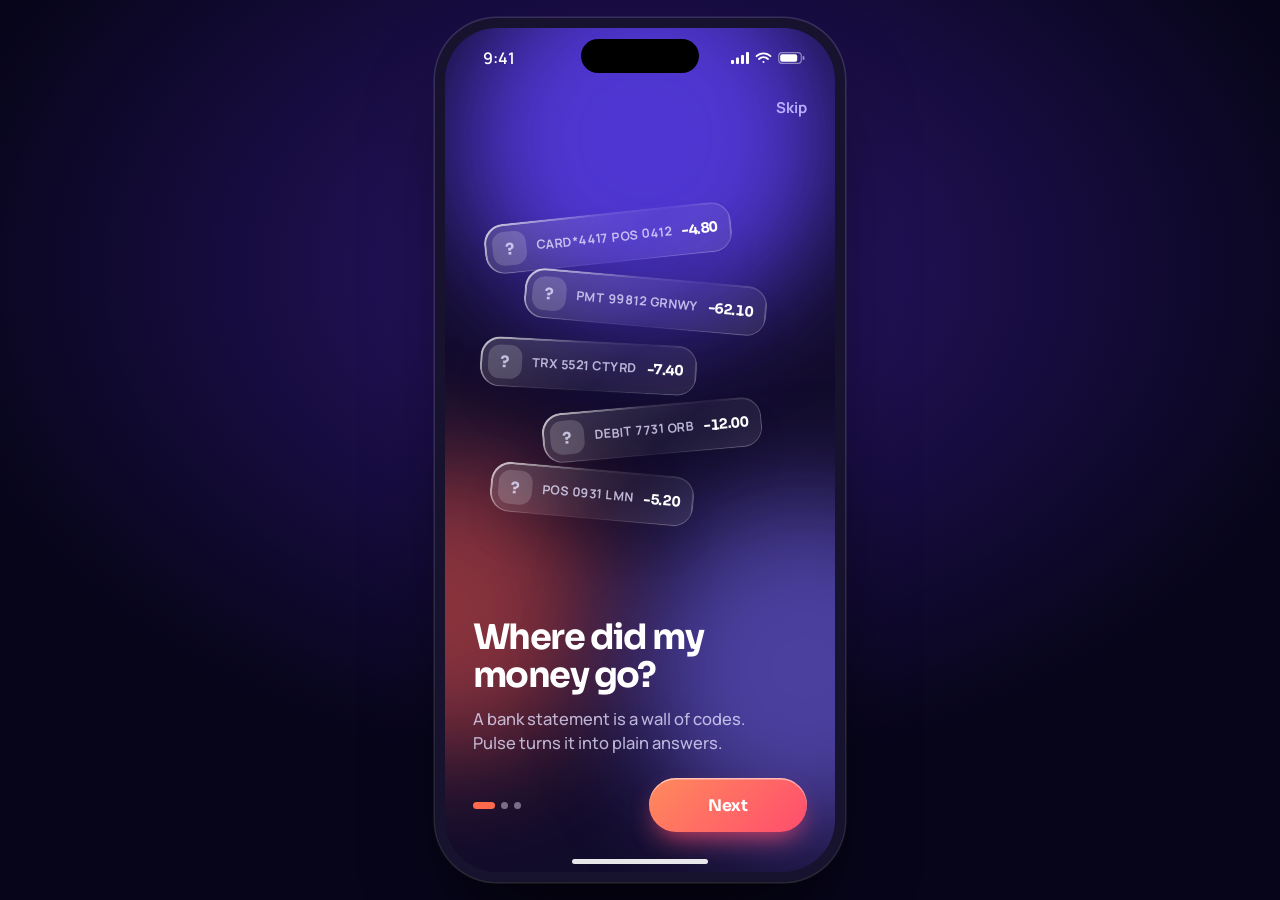
<file: app/index.html>
<!doctype html>
<html lang="en" data-theme="dark">
<head>
<meta charset="utf-8">
<meta name="viewport" content="width=device-width, initial-scale=1, viewport-fit=cover, user-scalable=no">
<title>Pulse: know where it goes</title>
<meta name="description" content="Pulse reads your card and sorts every spend. A working prototype of the Pulse budgeting app, designed and built by Numinae Studio.">
<meta name="theme-color" content="#120c2b">
<meta name="apple-mobile-web-app-capable" content="yes">
<meta name="mobile-web-app-capable" content="yes">
<meta name="apple-mobile-web-app-status-bar-style" content="black-translucent">
<meta name="apple-mobile-web-app-title" content="Pulse">
<link rel="manifest" href="manifest.webmanifest">
<link rel="icon" href="icon.svg" type="image/svg+xml">
<link rel="apple-touch-icon" href="icon-180.png">
<link rel="preload" href="fonts/sora.woff2" as="font" type="font/woff2" crossorigin>
<link rel="preload" href="fonts/manrope.woff2" as="font" type="font/woff2" crossorigin>
<link rel="stylesheet" href="css/app.css">
</head>
<body>
<div id="device" data-aurora="onboard">
  <div id="aurora"><i class="a"><b></b></i><i class="b"><b></b></i><i class="c"><b></b></i></div>
  <div class="status" aria-hidden="true"><span>9:41</span><div class="island"></div><div class="sys">
    <svg viewBox="0 0 18 12" fill="currentColor"><rect x="0" y="8" width="3" height="4" rx="1"/><rect x="5" y="5.5" width="3" height="6.5" rx="1"/><rect x="10" y="3" width="3" height="9" rx="1"/><rect x="15" y="0" width="3" height="12" rx="1"/></svg>
    <svg viewBox="0 0 17 12" fill="none" stroke="currentColor" stroke-width="1.8" stroke-linecap="round"><path d="M1.5 4.2a10 10 0 0 1 14 0M4 7a6.4 6.4 0 0 1 9 0"/><circle cx="8.5" cy="10" r="1" fill="currentColor" stroke="none"/></svg>
    <svg viewBox="0 0 27 12" fill="none"><rect x=".7" y=".7" width="22.6" height="10.6" rx="3.4" stroke="currentColor" opacity=".45" stroke-width="1.2"/><rect x="2.2" y="2.2" width="17" height="7.6" rx="2" fill="currentColor"/><rect x="24.6" y="4" width="1.8" height="4" rx=".9" fill="currentColor" opacity=".5"/></svg>
  </div></div>
  <main id="view"></main>
  <div id="edge" hidden></div>
  <nav id="tabs" class="tabs hide" aria-label="Main">
    <i class="ind"></i>
    <button data-go="home" data-tab="home" data-i="home" aria-label="Home"></button>
    <button data-go="categories" data-tab="categories" data-i="pie" aria-label="Categories"></button>
    <button class="fab" data-sheet="add" data-i="plus" aria-label="Add a spend"></button>
    <button data-go="budgets" data-tab="budgets" data-i="wallet" aria-label="Budgets"></button>
    <button data-go="insights" data-tab="insights" data-i="chart" aria-label="Insights"></button>
  </nav>
  <div class="homeind"></div>
</div>
<script src="js/data.js"></script>
<script src="js/ui.js"></script>
<script src="js/screens.js"></script>
<script src="js/app.js"></script>
</body>
</html>
</file>
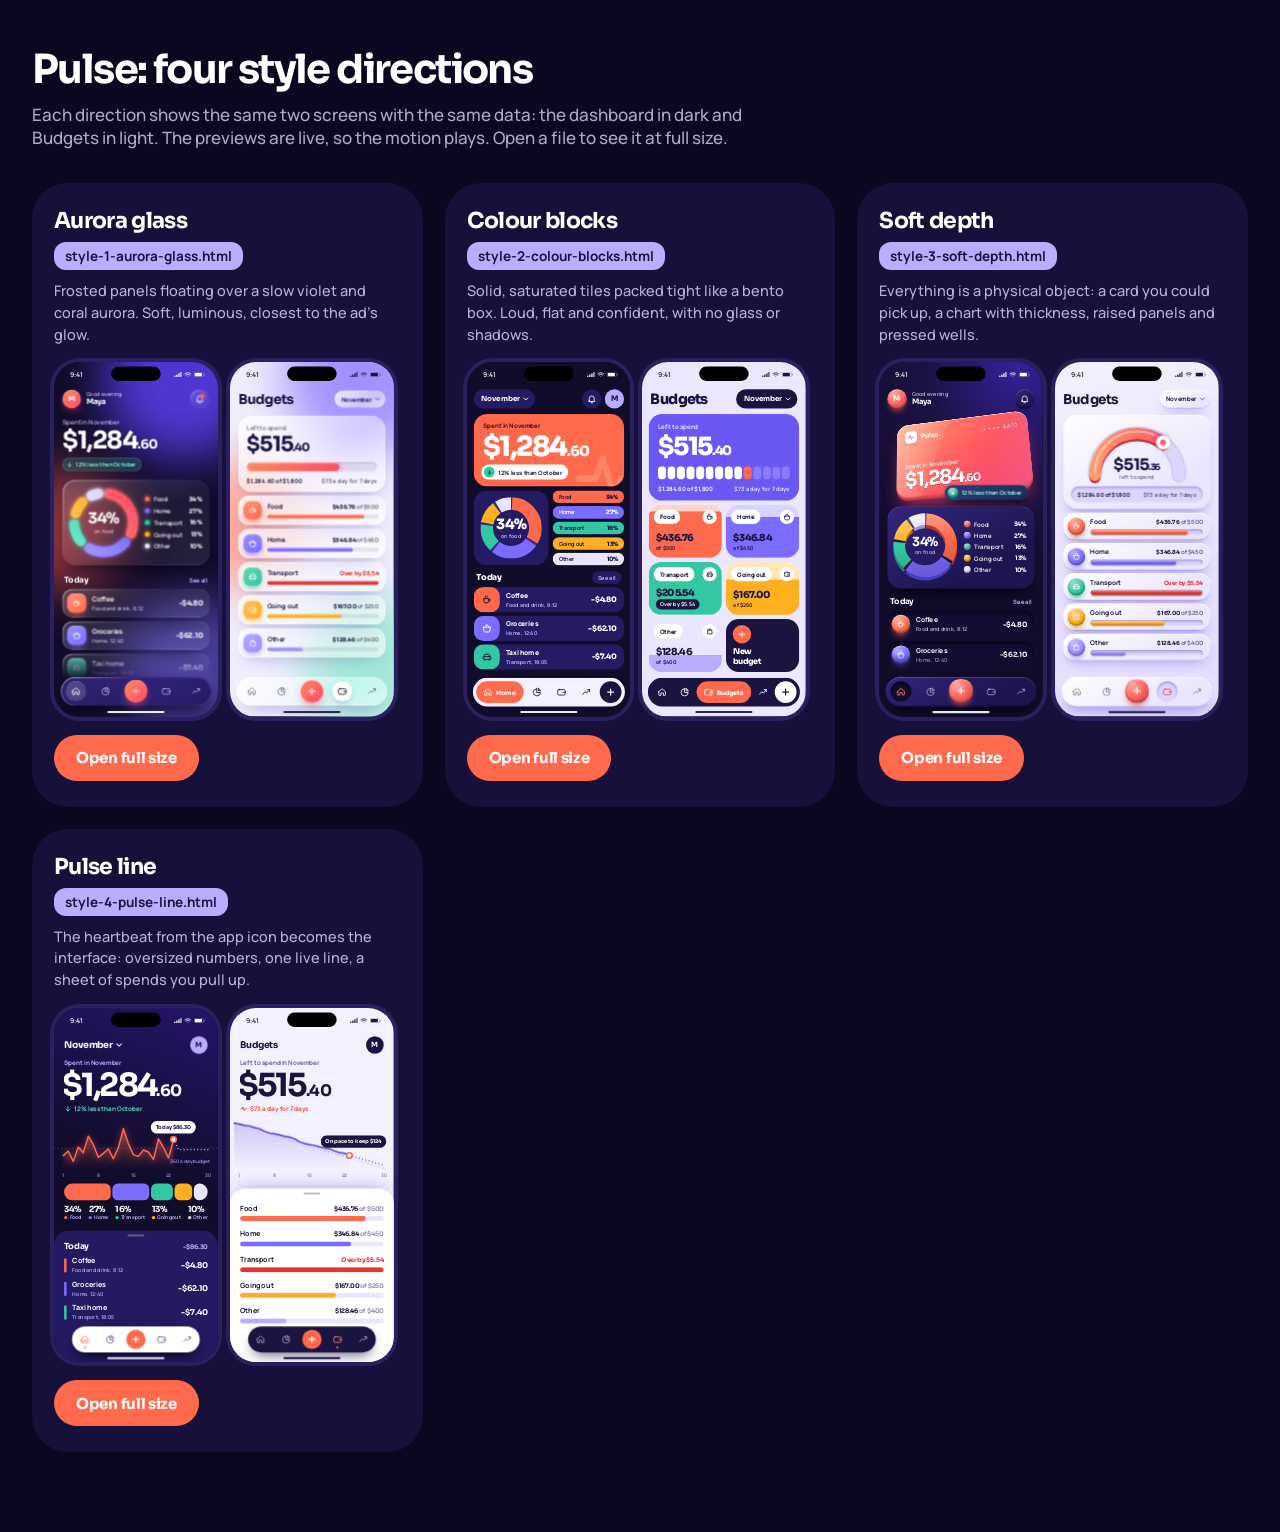
<file: style-samples/index.html>
<!doctype html>
<html lang="en">
<head>
<meta charset="utf-8">
<meta name="viewport" content="width=device-width, initial-scale=1">
<title>Pulse: four style directions</title>
<link rel="stylesheet" href="shared.css">
<style>
  body { background: #0b0720; }
  .wrap { max-width: 1680px; margin: 0 auto; padding: 44px 32px 80px; }
  .wrap > h1 { font-size: 40px; font-weight: 700; letter-spacing: -0.04em; }
  .wrap > p { margin-top: 8px; font-size: 17px; font-weight: 500; color: rgba(230,224,255,.75); max-width: 70ch; }
  .grid { display: grid; grid-template-columns: repeat(auto-fit, minmax(380px, 1fr)); gap: 22px; margin-top: 34px; }
  .dir { background: #17103a; border-radius: 36px; padding: 24px 22px 26px; }
  .dir h2 { font-size: 22px; font-weight: 700; letter-spacing: -0.03em; }
  .dir code { display: inline-block; margin-top: 8px; font: 700 13.5px Manrope; color: #1a1440; background: #b9adff; border-radius: 12px; padding: 5px 11px; }
  .dir p { margin-top: 10px; font-size: 14.5px; font-weight: 500; line-height: 1.5; color: rgba(230,224,255,.78); min-height: 66px; }
  .pair { display: flex; gap: 12px; margin-top: 16px; }
  .fr { width: 163.8px; height: 354.5px; border-radius: 26px; overflow: hidden; flex: none; box-shadow: 0 0 0 4px #2a2060; }
  .fr iframe { width: 390px; height: 844px; border: 0; transform: scale(.42); transform-origin: 0 0; }
  .dir a { display: inline-flex; align-items: center; height: 46px; padding: 0 22px; margin-top: 18px; border-radius: 23px; background: #ff6a4d; color: #fff; font: 700 15px Sora; letter-spacing: -0.02em; text-decoration: none; }
</style>
</head>
<body>
<div class="wrap">
  <h1>Pulse: four style directions</h1>
  <p>Each direction shows the same two screens with the same data: the dashboard in dark and Budgets in light. The previews are live, so the motion plays. Open a file to see it at full size.</p>
  <div class="grid">
    <section class="dir"><h2>Aurora glass</h2><code>style-1-aurora-glass.html</code><p>Frosted panels floating over a slow violet and coral aurora. Soft, luminous, closest to the ad's glow.</p><div class="pair"><div class="fr"><iframe src="style-1-aurora-glass.html?screen=dash" title="Aurora glass dashboard"></iframe></div><div class="fr"><iframe src="style-1-aurora-glass.html?screen=budget" title="Aurora glass budgets"></iframe></div></div><a href="style-1-aurora-glass.html">Open full size</a></section>
    <section class="dir"><h2>Colour blocks</h2><code>style-2-colour-blocks.html</code><p>Solid, saturated tiles packed tight like a bento box. Loud, flat and confident, with no glass or shadows.</p><div class="pair"><div class="fr"><iframe src="style-2-colour-blocks.html?screen=dash" title="Colour blocks dashboard"></iframe></div><div class="fr"><iframe src="style-2-colour-blocks.html?screen=budget" title="Colour blocks budgets"></iframe></div></div><a href="style-2-colour-blocks.html">Open full size</a></section>
    <section class="dir"><h2>Soft depth</h2><code>style-3-soft-depth.html</code><p>Everything is a physical object: a card you could pick up, a chart with thickness, raised panels and pressed wells.</p><div class="pair"><div class="fr"><iframe src="style-3-soft-depth.html?screen=dash" title="Soft depth dashboard"></iframe></div><div class="fr"><iframe src="style-3-soft-depth.html?screen=budget" title="Soft depth budgets"></iframe></div></div><a href="style-3-soft-depth.html">Open full size</a></section>
    <section class="dir"><h2>Pulse line</h2><code>style-4-pulse-line.html</code><p>The heartbeat from the app icon becomes the interface: oversized numbers, one live line, a sheet of spends you pull up.</p><div class="pair"><div class="fr"><iframe src="style-4-pulse-line.html?screen=dash" title="Pulse line dashboard"></iframe></div><div class="fr"><iframe src="style-4-pulse-line.html?screen=budget" title="Pulse line budgets"></iframe></div></div><a href="style-4-pulse-line.html">Open full size</a></section>
  </div>
</div>
</body>
</html>
</file>
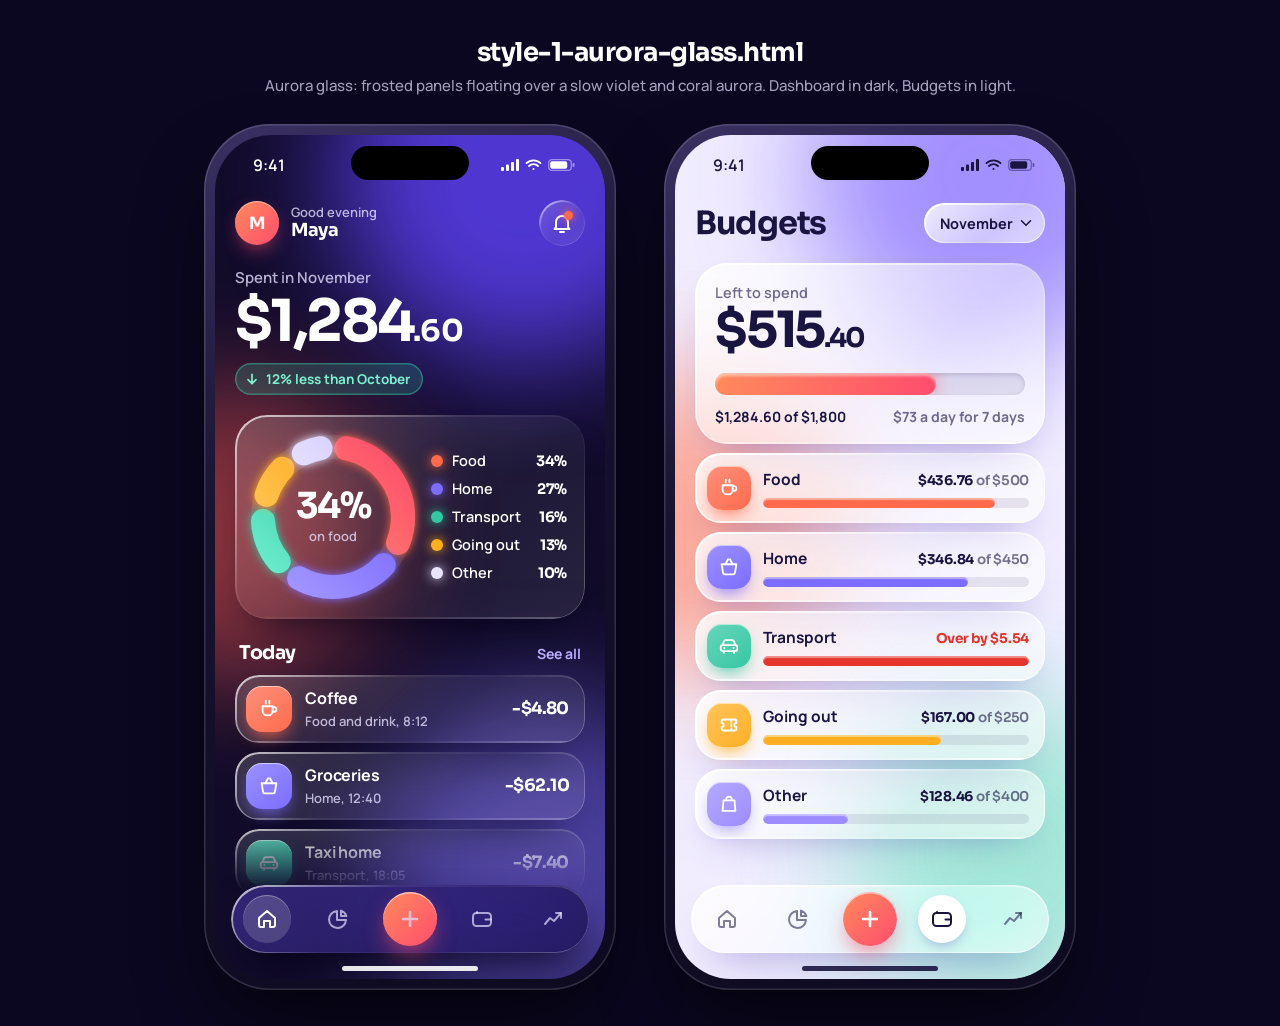
<file: style-samples/style-1-aurora-glass.html>
<!doctype html>
<html lang="en">
<head>
<meta charset="utf-8">
<meta name="viewport" content="width=device-width, initial-scale=1, viewport-fit=cover">
<title>Pulse style sample 1: Aurora glass</title>
<link rel="stylesheet" href="shared.css">
<style>
  /* ---------- Aurora glass: frosted panels floating over a slow violet and coral aurora ---------- */
  .screen { font-weight: 600; }
  .aurora { position: absolute; inset: 0; z-index: -1; overflow: hidden; }
  .aurora i { position: absolute; border-radius: 50%; filter: blur(56px); will-change: transform; }
  .glass { position: relative; border-radius: 32px; -webkit-backdrop-filter: blur(26px) saturate(180%); backdrop-filter: blur(26px) saturate(180%); }
  /* specular rim: bright top-left, fading round the edge */
  .glass::before { content: ''; position: absolute; inset: 0; border-radius: inherit; padding: 1.5px; pointer-events: none;
    -webkit-mask: linear-gradient(#000 0 0) content-box, linear-gradient(#000 0 0); -webkit-mask-composite: xor; mask-composite: exclude; }
  .pad { position: absolute; inset: 54px 0 0 0; padding: 10px 20px 0; -webkit-mask-image: linear-gradient(#000 calc(100% - 150px), transparent calc(100% - 86px)); mask-image: linear-gradient(#000 calc(100% - 150px), transparent calc(100% - 86px)); }
  .top { display: flex; align-items: center; gap: 12px; height: 48px; }
  .top .who { flex: 1; line-height: 1.15; }
  .top .who small { display: block; font-size: 13px; font-weight: 600; }
  .top .who b { font: 700 18px Sora; letter-spacing: -0.02em; }
  .ava { width: 44px; height: 44px; border-radius: 50%; display: grid; place-items: center; font: 700 17px Sora; color: #fff; background: linear-gradient(135deg, var(--coral-a), var(--coral-b)); box-shadow: 0 8px 20px -6px rgba(255,77,109,.7), inset 0 1px 0 rgba(255,255,255,.5); }
  .round { width: 46px; height: 46px; border-radius: 50%; display: grid; place-items: center; }
  .round .dot { position: absolute; top: 11px; right: 12px; width: 9px; height: 9px; border-radius: 50%; background: var(--coral); box-shadow: 0 0 10px var(--coral); }

  .hero { margin-top: 20px; }
  .hero .lbl { font-size: 15px; }
  .hero .amt { font: 700 58px/1.05 Sora; letter-spacing: -0.045em; margin-top: 4px; }
  .hero .amt small { font-size: 30px; letter-spacing: -0.03em; }
  .chip { display: inline-flex; align-items: center; gap: 6px; height: 32px; padding: 0 13px 0 9px; border-radius: 16px; font-size: 13.5px; font-weight: 700; margin-top: 10px; }
  .chip .ico { width: 16px; height: 16px; stroke-width: 2.6; }

  .ringcard { margin-top: 20px; padding: 20px 18px 20px 16px; display: flex; align-items: center; gap: 16px; }
  .ring { position: relative; width: 164px; height: 164px; flex: none; }
  .ring svg { overflow: visible; }
  .ring .mid { position: absolute; inset: 0; display: grid; place-content: center; text-align: center; }
  .ring .mid b { font: 700 36px/1 Sora; letter-spacing: -0.04em; }
  .ring .mid span { font-size: 13px; margin-top: 3px; }
  .legend { flex: 1; display: grid; gap: 9px; }
  .legend li { list-style: none; display: grid; grid-template-columns: 12px 1fr auto; align-items: center; gap: 9px; font-size: 14.5px; }
  .legend i { width: 12px; height: 12px; border-radius: 50%; background: var(--c); box-shadow: 0 0 12px var(--c); }
  .legend b { font: 700 14.5px Sora; letter-spacing: -0.02em; }

  .sec { display: flex; align-items: baseline; justify-content: space-between; margin: 22px 4px 10px; }
  .sec h2 { font-size: 19px; font-weight: 700; letter-spacing: -0.02em; }
  .sec a { font-size: 14px; font-weight: 700; }
  .row { display: grid; grid-template-columns: 46px 1fr auto; align-items: center; gap: 13px; padding: 11px 16px 11px 11px; border-radius: 24px; margin-bottom: 9px; }
  .tile { width: 46px; height: 46px; border-radius: 16px; display: grid; place-items: center; color: #fff; background: linear-gradient(140deg, color-mix(in srgb, var(--c) 75%, #fff), var(--c)); box-shadow: 0 8px 18px -6px var(--c), inset 0 1px 0 rgba(255,255,255,.55); }
  .tile .ico { width: 22px; height: 22px; }
  .row b { display: block; font-size: 16px; font-weight: 700; letter-spacing: -0.01em; }
  .row small { font-size: 13px; font-weight: 600; }
  .row .a { font: 700 17px Sora; letter-spacing: -0.03em; }

  .tabs { position: absolute; left: 16px; right: 16px; bottom: 26px; height: 68px; border-radius: 34px; display: grid; grid-template-columns: repeat(5, 1fr); align-items: center; justify-items: center; z-index: 20; }
  .tabs button { width: 48px; height: 48px; border-radius: 24px; display: grid; place-items: center; }
  .tabs .fab { width: 54px; height: 54px; border-radius: 27px; color: #fff; background: linear-gradient(135deg, var(--coral-a), var(--coral-b)); box-shadow: 0 10px 24px -6px rgba(255,77,109,.8), inset 0 1.5px 0 rgba(255,255,255,.55); }
  .tabs .fab .ico { stroke-width: 2.6; }

  /* ----- dark ----- */
  .dark { background: #120c2b; color: #fff; }
  .dark .aurora .a { width: 380px; height: 380px; left: 120px; top: -150px; background: #5b3ff0; opacity: .85; animation: drift1 16s ease-in-out infinite alternate; }
  .dark .aurora .b { width: 300px; height: 300px; left: -130px; top: 250px; background: #ff5a4f; opacity: .5; animation: drift2 19s ease-in-out infinite alternate; }
  .dark .aurora .c { width: 340px; height: 340px; left: 150px; top: 560px; background: #7c6cff; opacity: .55; animation: drift1 22s ease-in-out infinite alternate-reverse; }
  .dark .soft { color: rgba(230,224,255,.78); }
  .dark .glass { background: linear-gradient(140deg, rgba(255,255,255,.17), rgba(255,255,255,.055) 60%, rgba(255,255,255,.09)); box-shadow: 0 24px 44px -22px rgba(6,2,26,.9); }
  .dark .glass::before { background: linear-gradient(140deg, rgba(255,255,255,.75), rgba(255,255,255,.08) 38%, rgba(255,255,255,.03) 62%, rgba(255,255,255,.3)); }
  .dark .chip { color: #7df0d0; background: rgba(51,199,163,.2); box-shadow: inset 0 0 0 1.5px rgba(51,199,163,.45); }
  .dark .track { stroke: rgba(255,255,255,.09); }
  .dark .sec a { color: var(--lav); }
  .dark .tabs button { color: rgba(230,224,255,.7); }
  .dark .tabs .on { color: #fff; background: rgba(255,255,255,.16); box-shadow: inset 0 1px 0 rgba(255,255,255,.35); }
  .dark .tabs { background: linear-gradient(140deg, rgba(58,44,132,.82), rgba(28,19,78,.8)); -webkit-backdrop-filter: blur(30px) saturate(180%); backdrop-filter: blur(30px) saturate(180%); box-shadow: 0 20px 40px -12px rgba(4,1,20,.9); }
  .light .tabs { background: linear-gradient(140deg, rgba(255,255,255,.9), rgba(255,255,255,.72)); }

  /* ----- light ----- */
  .light { background: #f1edff; color: var(--ink-d); }
  .light .aurora .a { width: 360px; height: 360px; left: 130px; top: -140px; background: #9f8cff; opacity: .95; animation: drift1 16s ease-in-out infinite alternate; }
  .light .aurora .b { width: 300px; height: 300px; left: -140px; top: 240px; background: #ff9f8a; opacity: .85; animation: drift2 19s ease-in-out infinite alternate; }
  .light .aurora .c { width: 320px; height: 320px; left: 170px; top: 560px; background: #8fe6cf; opacity: .8; animation: drift1 22s ease-in-out infinite alternate-reverse; }
  .light .soft { color: rgba(26,20,64,.62); }
  .light .glass { background: linear-gradient(140deg, rgba(255,255,255,.82), rgba(255,255,255,.46) 60%, rgba(255,255,255,.62)); box-shadow: 0 22px 40px -22px rgba(74,52,170,.5); }
  .light .glass::before { background: linear-gradient(140deg, #fff, rgba(255,255,255,.5) 40%, rgba(255,255,255,.2) 62%, rgba(255,255,255,.95)); }
  .light .status, .light .home-ind { color: var(--ink-d); }
  .light .tabs button { color: rgba(26,20,64,.55); }
  .light .tabs .on { color: var(--ink-d); background: #fff; box-shadow: 0 6px 14px -6px rgba(74,52,170,.5); }
  .light .tabs .fab { color: #fff; }

  /* budgets */
  .bhead { display: flex; align-items: center; justify-content: space-between; height: 48px; }
  .bhead h1 { font-size: 32px; font-weight: 700; letter-spacing: -0.04em; }
  .month { height: 40px; padding: 0 10px 0 16px; border-radius: 20px; display: inline-flex; align-items: center; gap: 4px; font-size: 14.5px; font-weight: 700; }
  .month .ico { width: 18px; height: 18px; }
  .left { margin-top: 16px; padding: 20px 20px 18px; }
  .left .lbl { font-size: 14.5px; }
  .left .amt { font: 700 50px/1.05 Sora; letter-spacing: -0.045em; margin-top: 2px; }
  .left .amt small { font-size: 27px; }
  .tube { position: relative; height: 22px; border-radius: 11px; margin-top: 16px; background: rgba(26,20,64,.09); box-shadow: inset 0 2px 4px rgba(26,20,64,.16); overflow: hidden; }
  .tube i { position: absolute; inset: 0 auto 0 0; width: 0; border-radius: inherit; background: linear-gradient(90deg, var(--coral-a), var(--coral-b)); box-shadow: inset 0 3px 3px rgba(255,255,255,.5), 0 0 16px rgba(255,90,90,.6); transition: width 1.3s cubic-bezier(.2,.9,.2,1) .35s; }
  body.in .tube i { width: var(--w); }
  .facts { display: flex; justify-content: space-between; margin-top: 12px; font-size: 14px; font-weight: 700; }
  .brow { display: grid; grid-template-columns: 44px 1fr; gap: 12px; align-items: center; padding: 13px 16px 13px 12px; border-radius: 26px; margin-top: 9px; }
  .brow .tile { width: 44px; height: 44px; border-radius: 15px; }
  .brow .l1 { display: flex; justify-content: space-between; align-items: baseline; }
  .brow .l1 b { font-size: 15.5px; font-weight: 700; }
  .brow .l1 span { font: 700 13.5px Sora; letter-spacing: -0.02em; }
  .brow .l1 span em { font-style: normal; font-weight: 600; opacity: .6; }
  .bar { height: 10px; border-radius: 5px; margin-top: 8px; background: rgba(26,20,64,.09); overflow: hidden; }
  .bar i { display: block; height: 100%; width: 0; border-radius: inherit; background: var(--c); box-shadow: inset 0 2px 1px rgba(255,255,255,.45); transition: width 1.1s cubic-bezier(.2,.9,.2,1) calc(var(--d) * 80ms + .5s); }
  body.in .bar i { width: var(--w); }
  .brow.over .l1 span { color: #e4352f; }

  /* motion */
  .rise { opacity: 0; }
  body.in .rise { animation: rise .8s cubic-bezier(.16,1,.3,1) both; animation-delay: calc(var(--d, 0) * 70ms); }
  @keyframes rise { from { opacity: 0; transform: translateY(26px) scale(.97); filter: blur(8px); } to { opacity: 1; transform: none; filter: blur(0); } }
  .seg { stroke-dasharray: 0 calc(var(--c) * 1px); opacity: 0; filter: drop-shadow(0 0 5px currentColor); transition: stroke-dasharray 1.2s cubic-bezier(.2,.9,.2,1) calc(var(--i) * 110ms + .45s), opacity .2s calc(var(--i) * 110ms + .45s); }
  body.in .seg { stroke-dasharray: calc(var(--len) * 1px) calc(var(--c) * 1px); opacity: 1; }
  @keyframes drift1 { to { transform: translate(-70px, 60px) scale(1.15); } }
  @keyframes drift2 { to { transform: translate(90px, -50px) scale(.9); } }
</style>
</head>
<body>
<main class="stage">
  <header><h1>style-1-aurora-glass.html</h1><p>Aurora glass: frosted panels floating over a slow violet and coral aurora. Dashboard in dark, Budgets in light.</p></header>
  <div class="phones">
    <figure class="device" data-screen="dash"><div class="screen dark">
      <div class="aurora"><i class="a"></i><i class="b"></i><i class="c"></i></div>
      <div class="pad">
        <div class="top rise"><div class="ava">M</div><div class="who"><small class="soft">Good evening</small><b>Maya</b></div><button class="round glass" data-i="bell" aria-label="Notifications"><span class="dot"></span></button></div>
        <div class="hero rise" style="--d:1"><div class="lbl soft">Spent in November</div><div class="amt num" data-count="1284.6" data-pre="$" data-split></div><span class="chip" data-i="down">12% less than October</span></div>
        <div class="ringcard glass rise" style="--d:2"><div class="ring" id="ring1"><div class="mid"><b class="num" data-count="34" data-dec="0" data-suf="%" data-delay="450"></b><span class="soft">on food</span></div></div><ul class="legend" id="leg1"></ul></div>
        <div class="sec rise" style="--d:3"><h2>Today</h2><a>See all</a></div>
        <div id="tx1"></div>
      </div>
      <nav class="tabs glass"><button class="on" data-i="home" aria-label="Home"></button><button data-i="pie" aria-label="Categories"></button><button class="fab" data-i="plus" aria-label="Add"></button><button data-i="wallet" data-go="budget" aria-label="Budgets"></button><button data-i="chart" aria-label="Insights"></button></nav>
    </div></figure>

    <figure class="device" data-screen="budget"><div class="screen light">
      <div class="aurora"><i class="a"></i><i class="b"></i><i class="c"></i></div>
      <div class="pad">
        <div class="bhead rise"><h1>Budgets</h1><button class="month glass">November<svg class="ico" viewBox="0 0 24 24"><path d="M6 9l6 6 6-6"/></svg></button></div>
        <div class="left glass rise" style="--d:1"><div class="lbl soft">Left to spend</div><div class="amt num" data-count="515.4" data-pre="$" data-split></div><div class="tube" style="--w:71.4%"><i></i></div><div class="facts"><span>$1,284.60 of $1,800</span><span class="soft">$73 a day for 7 days</span></div></div>
        <div id="b1"></div>
      </div>
      <nav class="tabs glass"><button data-i="home" data-go="dash" aria-label="Home"></button><button data-i="pie" aria-label="Categories"></button><button class="fab" data-i="plus" aria-label="Add"></button><button class="on" data-i="wallet" aria-label="Budgets"></button><button data-i="chart" aria-label="Insights"></button></nav>
    </div></figure>
  </div>
</main>
<script src="shared.js"></script>
<script>
  const grad = { food: ['#ff9a6c', '#ff4d6d'], home: ['#a79bff', '#6a58ff'], transport: ['#6ff0cf', '#22b392'], out: ['#ffd067', '#ff9d0a'], other: ['#ffffff', '#cfc6ff'] };
  const defs = '<defs>' + Object.entries(grad).map(([k, [a, b]]) => `<linearGradient id="g-${k}" x1="0" y1="0" x2="1" y2="1"><stop offset="0" stop-color="${a}"/><stop offset="1" stop-color="${b}"/></linearGradient>`).join('') + '</defs>';
  document.getElementById('ring1').insertAdjacentHTML('afterbegin', donut(PULSE.cats, { size: 164, width: 24, gap: 4, cap: 'round', defs, stroke: s => `url(#g-${s.key})` }));
  document.querySelectorAll('#ring1 .seg').forEach((c, i) => c.style.color = PULSE.cats[i].color);
  document.getElementById('leg1').innerHTML = PULSE.cats.map(c => `<li style="--c:${c.color}"><i></i><span>${c.name}</span><b class="num">${Math.round(c.share * 100)}%</b></li>`).join('');
  const col = k => PULSE.cats.find(c => c.key === k).color;
  document.getElementById('tx1').innerHTML = PULSE.tx.map((t, i) => `<div class="row glass rise" style="--d:${4 + i};--c:${col(t.key)}"><div class="tile">${icon(t.icon)}</div><div><b>${t.name}</b><small class="soft">${t.cat}, ${t.time}</small></div><div class="a num">-${money(t.amt)}</div></div>`).join('');
  document.getElementById('b1').innerHTML = PULSE.cats.map((c, i) => { const over = c.spent > c.budget;
    return `<div class="brow glass rise ${over ? 'over' : ''}" style="--d:${2 + i};--c:${c.key === 'other' ? '#9d8cff' : c.color}"><div class="tile">${icon(c.icon)}</div><div><div class="l1"><b>${c.name}</b><span class="num">${over ? 'Over by ' + money(c.spent - c.budget) : money(c.spent) + ' <em>of ' + money(c.budget, 0) + '</em>'}</span></div><div class="bar" style="--w:${Math.min(100, c.spent / c.budget * 100)}%;${over ? '--c:#e4352f' : ''}"><i></i></div></div></div>`; }).join('');
  boot();
</script>
</body>
</html>
</file>
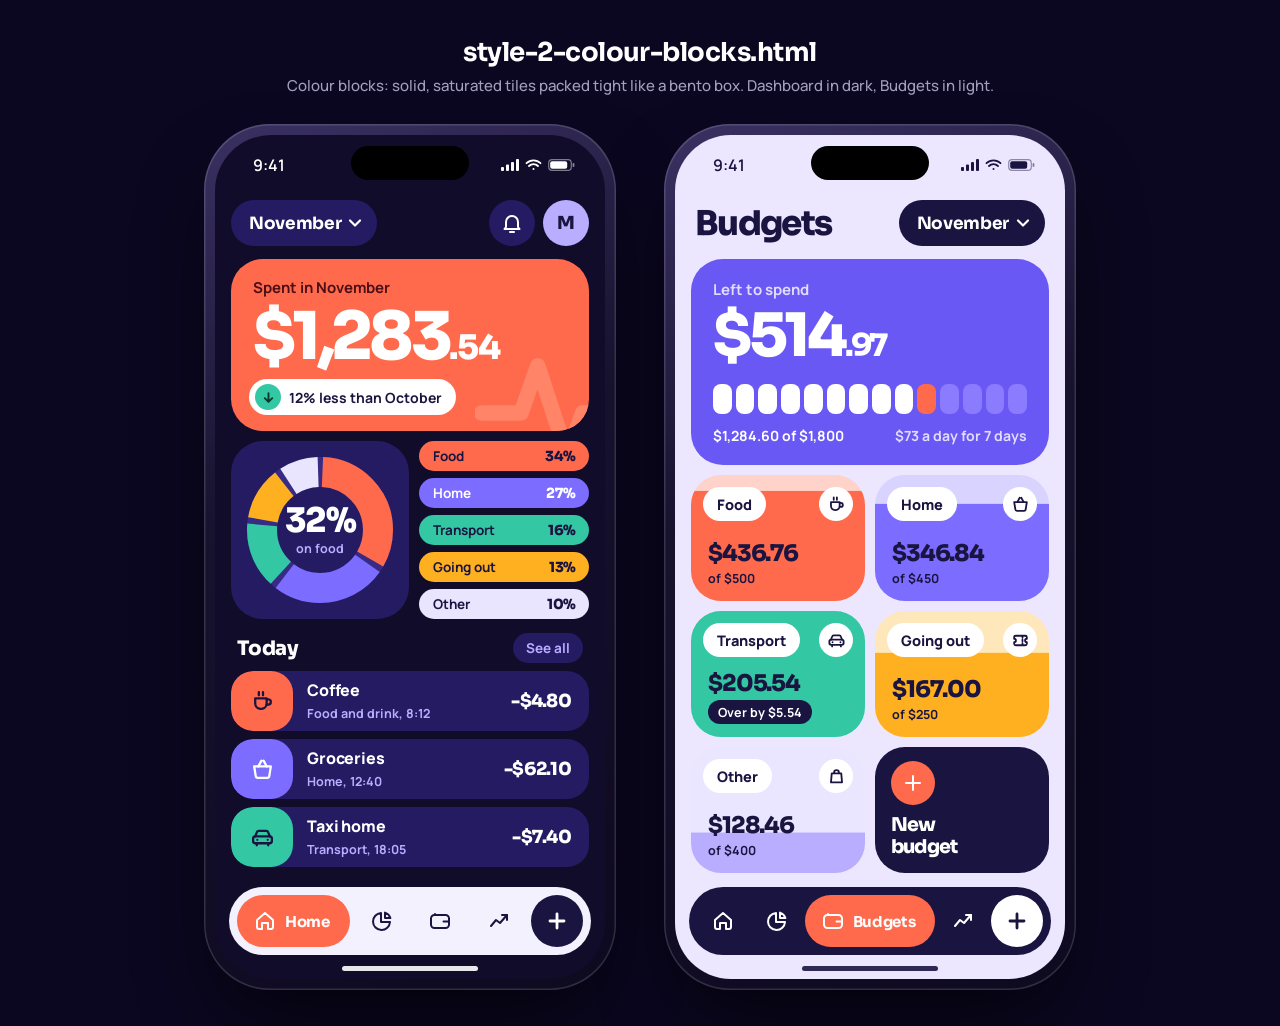
<file: style-samples/style-2-colour-blocks.html>
<!doctype html>
<html lang="en">
<head>
<meta charset="utf-8">
<meta name="viewport" content="width=device-width, initial-scale=1, viewport-fit=cover">
<title>Pulse style sample 2: Colour blocks</title>
<link rel="stylesheet" href="shared.css">
<style>
  /* ---------- Colour blocks: solid, saturated tiles packed tight. No glass, no gradients on surfaces, no shadows. ---------- */
  .screen { font-weight: 700; }
  .pad { position: absolute; inset: 54px 0 0 0; padding: 10px 16px 0; }
  .blk { border-radius: 32px; position: relative; overflow: hidden; }
  .top { display: flex; align-items: center; justify-content: space-between; height: 48px; }
  .pill { height: 46px; padding: 0 12px 0 18px; border-radius: 23px; display: inline-flex; align-items: center; gap: 4px; font: 700 17px Sora; letter-spacing: -0.02em; }
  .pill .ico { width: 20px; height: 20px; stroke-width: 2.6; }
  .ava { width: 46px; height: 46px; border-radius: 23px; display: grid; place-items: center; font: 800 18px Sora; background: var(--lav); color: var(--ink-d); }
  .topr { display: flex; gap: 8px; }
  .sq { width: 46px; height: 46px; border-radius: 23px; display: grid; place-items: center; }

  .hero { margin-top: 12px; height: 172px; padding: 18px 22px; background: var(--coral); color: #fff; }
  .hero svg.mark { position: absolute; right: -46px; bottom: -30px; width: 160px; height: 110px; fill: none; stroke: #ff8468; stroke-width: 24; stroke-linecap: round; stroke-linejoin: round; stroke-dasharray: 640; stroke-dashoffset: 640; transition: stroke-dashoffset 1.3s cubic-bezier(.3,.8,.2,1) .35s; }
  body.in .hero svg.mark { stroke-dashoffset: 0; }
  .hero .lbl { position: relative; font-size: 15px; color: #4a0f17; }
  .hero .amt { position: relative; font: 800 66px/1 Sora; letter-spacing: -0.055em; margin-top: 6px; }
  .hero .amt small { font-size: 34px; letter-spacing: -0.04em; }
  .hero .tag { position: absolute; left: 18px; bottom: 16px; height: 36px; border-radius: 18px; padding: 0 14px 0 6px; display: inline-flex; align-items: center; gap: 8px; font-size: 14px; background: #fff; color: var(--ink-d); }
  .hero .tag i { width: 26px; height: 26px; border-radius: 13px; display: grid; place-items: center; background: var(--green); color: #06382c; }
  .hero .tag .ico { width: 15px; height: 15px; stroke-width: 3; }

  .bento { display: grid; grid-template-columns: 178px 1fr; gap: 10px; margin-top: 10px; height: 178px; }
  .dtile { display: grid; place-items: center; }
  .dtile .mid { position: absolute; inset: 0; display: grid; place-content: center; text-align: center; }
  .dtile .mid b { font: 800 34px/1 Sora; letter-spacing: -0.05em; }
  .dtile .mid span { font-size: 12.5px; margin-top: 2px; }
  .cats { display: grid; gap: 7px; }
  .cats li { list-style: none; border-radius: 16px; display: flex; align-items: center; justify-content: space-between; padding: 0 13px 0 14px; font-size: 13.5px; background: var(--c); color: var(--ink-d); }
  .cats li b { font: 800 14px Sora; letter-spacing: -0.03em; }
  .cats li.w { color: #fff; }

  .sec { display: flex; align-items: center; justify-content: space-between; margin: 14px 6px 8px; }
  .sec h2 { font-size: 20px; font-weight: 800; letter-spacing: -0.03em; }
  .sec a { font-size: 13.5px; height: 30px; padding: 0 13px; border-radius: 15px; display: inline-flex; align-items: center; }
  .row { display: grid; grid-template-columns: 62px 1fr auto; align-items: center; gap: 14px; height: 60px; border-radius: 22px; margin-bottom: 8px; padding-right: 18px; overflow: hidden; }
  .row .tile { width: 62px; height: 60px; border-radius: 22px; display: grid; place-items: center; background: var(--c); color: var(--ink-d); }
  .row .tile.w { color: #fff; }
  .row .tile .ico { width: 25px; height: 25px; stroke-width: 2.2; }
  .row b { display: block; font-size: 16px; font-weight: 800; letter-spacing: -0.01em; }
  .row small { font-size: 12.5px; font-weight: 700; }
  .row .a { font: 800 18px Sora; letter-spacing: -0.04em; }

  .tabs { position: absolute; left: 14px; right: 14px; bottom: 24px; height: 68px; border-radius: 34px; display: flex; align-items: center; justify-content: space-between; padding: 0 8px; z-index: 20; }
  .tabs button { width: 52px; height: 52px; border-radius: 26px; display: grid; place-items: center; }
  .tabs .on { width: auto; padding: 0 20px 0 16px; display: inline-flex; gap: 8px; align-items: center; font: 700 15px Sora; letter-spacing: -0.02em; background: var(--coral); color: #fff; }
  .tabs .add { background: var(--ink-d); color: #fff; }
  .tabs .add .ico { stroke-width: 2.8; }

  /* ----- dark ----- */
  .dark { background: #120c2b; color: #fff; }
  .dark .tile-bg, .dark .pill, .dark .sq, .dark .row, .dark .dtile, .dark .sec a { background: #251b63; }
  .dark .soft { color: #b9adff; }
  .dark .track { stroke: #382b85; }
  .dark .tabs { background: #f4f1ff; color: var(--ink-d); }

  /* ----- light ----- */
  .light { background: #ece7ff; color: var(--ink-d); }
  .light .status, .light .home-ind { color: var(--ink-d); }
  .light .soft { color: #5b528c; }
  .light .pill { background: var(--ink-d); color: #fff; }
  .light .tabs { background: var(--ink-d); color: #fff; }
  .light .tabs .add { background: #fff; color: var(--ink-d); }

  /* budgets */
  .bhead { display: flex; align-items: center; justify-content: space-between; height: 48px; padding: 0 4px; }
  .bhead h1 { font-size: 34px; font-weight: 800; letter-spacing: -0.05em; }
  .left { margin-top: 12px; padding: 20px 22px 20px; background: #6a58f5; color: #fff; }
  .left .lbl { font-size: 15px; color: #e2dcff; }
  .left .amt { font: 800 60px/1 Sora; letter-spacing: -0.055em; margin-top: 6px; }
  .left .amt small { font-size: 31px; }
  .meter { display: grid; grid-template-columns: repeat(14, 1fr); gap: 4px; margin-top: 18px; height: 30px; }
  .meter i { border-radius: 8px; background: #8a7bff; transform-origin: bottom; }
  .meter i.f { background: #fff; transform: scaleY(.2); opacity: .2; transition: transform .5s cubic-bezier(.3,1.6,.5,1) calc(var(--n) * 45ms + .4s), opacity .2s calc(var(--n) * 45ms + .4s); }
  body.in .meter i.f { transform: none; opacity: 1; }
  .meter i.now { background: var(--coral); }
  .facts { display: flex; justify-content: space-between; margin-top: 12px; font-size: 14px; }
  .facts span:last-child { color: #e2dcff; }
  .grid { display: grid; grid-template-columns: 1fr 1fr; gap: 10px; margin-top: 10px; }
  .bt { height: 126px; border-radius: 30px; padding: 12px 12px 13px; position: relative; overflow: hidden; background: color-mix(in srgb, var(--c) 30%, #fff); display: flex; flex-direction: column; justify-content: space-between; }
  .bt .fill { position: absolute; inset: auto 0 0 0; height: 100%; background: var(--c); transform: translateY(100%); transition: transform 1.1s cubic-bezier(.2,1.2,.3,1) calc(var(--d) * 90ms + .45s); }
  body.in .bt .fill { transform: translateY(calc(100% - var(--w))); }
  .bt > * { position: relative; }
  .bt .h { display: flex; justify-content: space-between; align-items: center; font-size: 14.5px; font-weight: 800; }
  .bt .h span { height: 34px; padding: 0 14px; border-radius: 17px; background: #fff; display: inline-flex; align-items: center; }
  .bt .h em { width: 34px; height: 34px; border-radius: 17px; background: #fff; display: grid; place-items: center; }
  .bt .h .ico { width: 19px; height: 19px; stroke-width: 2.3; }
  .bt .v { padding: 0 5px; }
  .bt .v b { display: block; font: 800 23px/1.1 Sora; letter-spacing: -0.05em; }
  .bt .v span { font-size: 12.5px; }
  .bt.over .v span { display: inline-flex; height: 24px; align-items: center; padding: 0 10px; margin-top: 4px; border-radius: 12px; background: var(--ink-d); color: #fff; }
  .bt.new { background: var(--ink-d); color: #fff; align-items: flex-start; padding: 14px 16px; text-align: left; }
  .bt.new i { width: 44px; height: 44px; border-radius: 22px; background: var(--coral); display: grid; place-items: center; }
  .bt.new b { font: 800 19px/1.15 Sora; letter-spacing: -0.04em; }

  /* motion: blocks drop in with a small overshoot */
  .pop { opacity: 0; }
  body.in .pop { animation: pop .7s cubic-bezier(.2,1.5,.4,1) both; animation-delay: calc(var(--d, 0) * 60ms); }
  @keyframes pop { from { opacity: 0; transform: translateY(34px) scale(.86); } 40% { opacity: 1; } to { opacity: 1; transform: none; } }
  .seg { stroke-dasharray: 0 calc(var(--c) * 1px); transition: stroke-dasharray .9s cubic-bezier(.3,1.3,.4,1) calc(var(--i) * 120ms + .45s); }
  body.in .seg { stroke-dasharray: calc(var(--len) * 1px) calc(var(--c) * 1px); }
</style>
</head>
<body>
<main class="stage">
  <header><h1>style-2-colour-blocks.html</h1><p>Colour blocks: solid, saturated tiles packed tight like a bento box. Dashboard in dark, Budgets in light.</p></header>
  <div class="phones">
    <figure class="device" data-screen="dash"><div class="screen dark">
      <div class="pad">
        <div class="top pop"><button class="pill">November<svg class="ico" viewBox="0 0 24 24"><path d="M6 9l6 6 6-6"/></svg></button><div class="topr"><button class="sq" data-i="bell" aria-label="Notifications"></button><div class="ava">M</div></div></div>
        <div class="hero blk pop" style="--d:1"><svg class="mark" viewBox="0 0 250 170"><path d="M10 96h62l26-74 46 140 24-66h76"/></svg><div class="lbl">Spent in November</div><div class="amt num" data-count="1284.6" data-pre="$" data-split></div><span class="tag"><i data-i="down"></i>12% less than October</span></div>
        <div class="bento"><div class="dtile blk pop" style="--d:2" id="ring2"><div class="mid"><b class="num" data-count="34" data-dec="0" data-suf="%" data-delay="450"></b><span class="soft">on food</span></div></div><ul class="cats" id="cats2"></ul></div>
        <div class="sec pop" style="--d:8"><h2>Today</h2><a class="soft">See all</a></div>
        <div id="tx2"></div>
      </div>
      <nav class="tabs"><button class="on" data-i="home">Home</button><button data-i="pie" aria-label="Categories"></button><button data-i="wallet" data-go="budget" aria-label="Budgets"></button><button data-i="chart" aria-label="Insights"></button><button class="add" data-i="plus" aria-label="Add"></button></nav>
    </div></figure>

    <figure class="device" data-screen="budget"><div class="screen light">
      <div class="pad">
        <div class="bhead pop"><h1>Budgets</h1><button class="pill">November<svg class="ico" viewBox="0 0 24 24"><path d="M6 9l6 6 6-6"/></svg></button></div>
        <div class="left blk pop" style="--d:1"><div class="lbl">Left to spend</div><div class="amt num" data-count="515.4" data-pre="$" data-split></div><div class="meter" id="meter2"></div><div class="facts"><span>$1,284.60 of $1,800</span><span>$73 a day for 7 days</span></div></div>
        <div class="grid" id="b2"></div>
      </div>
      <nav class="tabs"><button data-i="home" data-go="dash" aria-label="Home"></button><button data-i="pie" aria-label="Categories"></button><button class="on" data-i="wallet">Budgets</button><button data-i="chart" aria-label="Insights"></button><button class="add" data-i="plus" aria-label="Add"></button></nav>
    </div></figure>
  </div>
</main>
<script src="shared.js"></script>
<script>
  const white = k => k === 'home';
  document.getElementById('ring2').insertAdjacentHTML('afterbegin', donut(PULSE.cats, { size: 146, width: 30, gap: 5 }));
  document.getElementById('cats2').innerHTML = PULSE.cats.map((c, i) => `<li class="pop ${white(c.key) ? 'w' : ''}" style="--c:${c.color};--d:${3 + i}"><span>${c.name}</span><b class="num">${Math.round(c.share * 100)}%</b></li>`).join('');
  const cat = k => PULSE.cats.find(c => c.key === k);
  document.getElementById('tx2').innerHTML = PULSE.tx.slice(0, 3).map((t, i) => `<div class="row pop" style="--d:${9 + i};--c:${cat(t.key).color}"><div class="tile ${white(t.key) ? 'w' : ''}">${icon(t.icon)}</div><div><b>${t.name}</b><small class="soft">${t.cat}, ${t.time}</small></div><div class="a num">-${money(t.amt)}</div></div>`).join('');
  document.getElementById('meter2').innerHTML = Array.from({ length: 14 }, (_, i) => `<i class="${i < 10 ? 'f' : ''} ${i === 9 ? 'now' : ''}" style="--n:${i}"></i>`).join('');
  document.getElementById('b2').innerHTML = PULSE.cats.map((c, i) => { const over = c.spent > c.budget, col = c.key === 'other' ? '#b9adff' : c.color;
    return `<div class="bt pop ${over ? 'over' : ''}" style="--d:${2 + i};--c:${col};--w:${Math.min(100, c.spent / c.budget * 100)}%"><div class="fill"></div><div class="h"><span>${c.name}</span><em>${icon(c.icon)}</em></div><div class="v"><b class="num">${money(c.spent)}</b><span>${over ? 'Over by ' + money(c.spent - c.budget) : 'of ' + money(c.budget, 0)}</span></div></div>`; }).join('')
    + `<button class="bt new pop" style="--d:7"><i>${icon('plus')}</i><b>New<br>budget</b></button>`;
  boot();
</script>
</body>
</html>
</file>
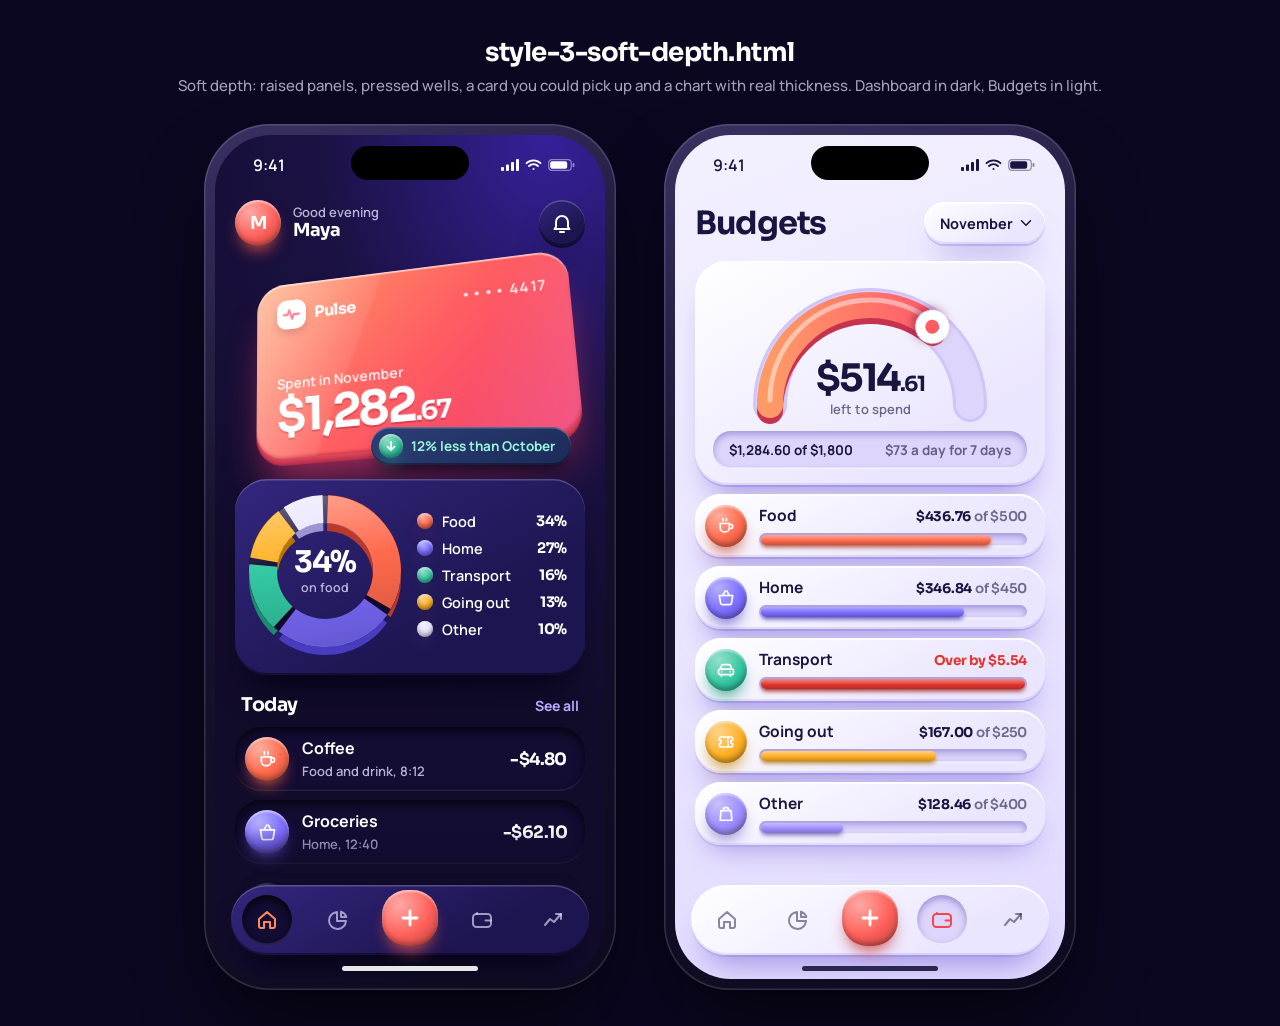
<file: style-samples/style-3-soft-depth.html>
<!doctype html>
<html lang="en">
<head>
<meta charset="utf-8">
<meta name="viewport" content="width=device-width, initial-scale=1, viewport-fit=cover">
<title>Pulse style sample 3: Soft depth</title>
<link rel="stylesheet" href="shared.css">
<style>
  /* ---------- Soft depth: everything is a physical object. Raised panels, pressed wells, a card you could pick up, a chart with thickness. ---------- */
  .screen { font-weight: 600; }
  .pad { position: absolute; inset: 54px 0 0 0; padding: 10px 20px 0; -webkit-mask-image: linear-gradient(#000 calc(100% - 150px), transparent calc(100% - 84px)); mask-image: linear-gradient(#000 calc(100% - 150px), transparent calc(100% - 84px)); }
  .top { display: flex; align-items: center; gap: 12px; height: 48px; }
  .top .who { flex: 1; line-height: 1.15; }
  .top .who small { display: block; font-size: 13px; }
  .top .who b { font: 700 18px Sora; letter-spacing: -0.02em; }
  .bead { display: grid; place-items: center; border-radius: 50%; color: #fff; background: radial-gradient(circle at 32% 26%, color-mix(in srgb, var(--c) 55%, #fff), var(--c) 55%, color-mix(in srgb, var(--c) 70%, #000)); box-shadow: 0 10px 16px -6px color-mix(in srgb, var(--c) 80%, #000), inset 0 -3px 5px rgba(0,0,0,.28), inset 0 2px 2px rgba(255,255,255,.55); }
  .ava { width: 46px; height: 46px; font: 700 18px Sora; --c: #ff5f5a; }
  .knob { width: 46px; height: 46px; border-radius: 50%; display: grid; place-items: center; }

  /* the card */
  .cardwrap { margin: 16px 12px 0; height: 186px; perspective: 900px; position: relative; }
  .card { position: absolute; inset: 0; border-radius: 30px; padding: 18px 22px; color: #fff; transform-style: preserve-3d; background: linear-gradient(135deg, #ff9a66 0%, #ff5d62 52%, #f03a72 100%); display: flex; flex-direction: column; justify-content: space-between;
    box-shadow: 0 1px 0 #e0465c, 0 2px 0 #d94259, 0 3px 0 #d23e56, 0 4px 0 #ca3a53, 0 5px 0 #c33650, 0 6px 0 #bb324d, 0 7px 0 #b32e4a, 0 34px 44px -14px rgba(255,62,104,.65), inset 0 2px 1px rgba(255,255,255,.6), inset 0 -2px 3px rgba(120,10,40,.35);
    transform: rotateX(16deg) rotateY(-13deg) rotateZ(-2.5deg); }
  .card::after { content: ''; position: absolute; inset: 0; border-radius: inherit; background: linear-gradient(112deg, rgba(255,255,255,.42) 0%, rgba(255,255,255,.08) 34%, rgba(255,255,255,0) 35%, rgba(255,255,255,0) 68%, rgba(255,255,255,.14) 100%); pointer-events: none; }
  .card .r1 { display: flex; justify-content: space-between; align-items: center; font: 700 17px Sora; letter-spacing: -0.02em; }
  .card .logo { display: flex; gap: 9px; align-items: center; }
  .card .logo i { width: 32px; height: 32px; border-radius: 11px; background: #fff; color: #ff4d6d; display: grid; place-items: center; box-shadow: 0 4px 8px rgba(120,10,40,.3); }
  .card .logo .ico { width: 20px; height: 20px; stroke-width: 2.8; }
  .card .digits { font: 600 15px Manrope; letter-spacing: .08em; opacity: .92; }
  .card .lbl { font-size: 14.5px; opacity: .92; }
  .card .amt { font: 700 48px/1.05 Sora; letter-spacing: -0.045em; text-shadow: 0 2px 0 rgba(140,20,50,.35); }
  .card .amt small { font-size: 26px; }
  .chip { position: absolute; right: 2px; bottom: -16px; height: 38px; padding: 0 16px 0 8px; border-radius: 19px; display: inline-flex; align-items: center; gap: 8px; font-size: 13.5px; font-weight: 700; z-index: 3; }
  .chip i { width: 24px; height: 24px; --c: #2fbf9c; }
  .chip .ico { width: 14px; height: 14px; stroke-width: 3; }

  .panel { border-radius: 32px; position: relative; }
  .ringcard { margin-top: 30px; padding: 16px 18px 20px 14px; display: flex; align-items: center; gap: 16px; }
  .ring { position: relative; width: 152px; height: 160px; flex: none; }
  .ring svg { position: absolute; left: 0; top: 0; overflow: visible; }
  .ring svg.under { top: 8px; }
  .ring::after { content: ''; position: absolute; left: 0; top: 0; width: 152px; height: 152px; border-radius: 50%; background: linear-gradient(170deg, rgba(255,255,255,.42), rgba(255,255,255,0) 46%, rgba(0,0,0,.2)); -webkit-mask: radial-gradient(circle, transparent 0 47px, #000 48px 75px, transparent 76px); mask: radial-gradient(circle, transparent 0 47px, #000 48px 75px, transparent 76px); pointer-events: none; }
  .ring .mid { position: absolute; left: 0; top: 0; width: 152px; height: 152px; display: grid; place-content: center; text-align: center; }
  .ring .mid b { font: 700 30px/1 Sora; letter-spacing: -0.04em; }
  .ring .mid span { font-size: 12.5px; margin-top: 2px; }
  .legend { flex: 1; display: grid; gap: 8px; }
  .legend li { list-style: none; display: grid; grid-template-columns: 16px 1fr auto; align-items: center; gap: 9px; font-size: 14.5px; }
  .legend i { width: 16px; height: 16px; }
  .legend b { font: 700 14.5px Sora; letter-spacing: -0.02em; }

  .sec { display: flex; align-items: baseline; justify-content: space-between; margin: 18px 6px 10px; }
  .sec h2 { font-size: 19px; font-weight: 700; letter-spacing: -0.02em; }
  .sec a { font-size: 14px; font-weight: 700; }
  .row { display: grid; grid-template-columns: 44px 1fr auto; align-items: center; gap: 13px; padding: 10px 18px 10px 10px; border-radius: 26px; margin-bottom: 9px; }
  .row .bead { width: 44px; height: 44px; }
  .row .bead .ico { width: 21px; height: 21px; }
  .row b { display: block; font-size: 16px; font-weight: 700; }
  .row small { font-size: 13px; }
  .row .a { font: 700 17px Sora; letter-spacing: -0.03em; }

  .tabs { position: absolute; left: 16px; right: 16px; bottom: 24px; height: 70px; border-radius: 35px; display: grid; grid-template-columns: repeat(5, 1fr); align-items: center; justify-items: center; z-index: 20; }
  .tabs button { width: 50px; height: 50px; border-radius: 25px; display: grid; place-items: center; }
  .tabs .fab { width: 56px; height: 56px; --c: #ff5f5a; margin-top: -4px; }
  .tabs .fab .ico { stroke-width: 2.8; }

  /* ----- dark ----- */
  .dark { background: radial-gradient(120% 70% at 85% 0%, #36209a 0%, #1b1244 48%, #120c2b 100%); color: #fff; }
  .dark .soft { color: rgba(230,224,255,.78); }
  .dark .panel, .dark .knob, .dark .tabs { background: linear-gradient(150deg, #33267e, #1d1550 70%); box-shadow: 0 26px 36px -16px rgba(4,1,20,.95), 0 2px 0 #120c33, inset 0 1.5px 0 rgba(255,255,255,.22), inset 0 -2px 0 rgba(0,0,0,.4); }
  .dark .well { background: #130c33; box-shadow: inset 0 4px 10px rgba(0,0,0,.7), inset 0 -1.5px 0 rgba(255,255,255,.1); }
  .dark .chip { color: #9af5dc; background: linear-gradient(150deg, #2c3f77, #1b2a58); box-shadow: 0 12px 18px -8px rgba(4,1,20,.9), inset 0 1.5px 0 rgba(255,255,255,.25), inset 0 -2px 0 rgba(0,0,0,.35); }
  .dark .track { stroke: #130c33; }
  .dark .sec a { color: var(--lav); }
  .dark .tabs button { color: rgba(230,224,255,.65); }
  .dark .tabs .on { color: var(--coral-a); background: #130c33; box-shadow: inset 0 4px 8px rgba(0,0,0,.75), inset 0 -1.5px 0 rgba(255,255,255,.12); }
  .dark .tabs .fab { color: #fff; }

  /* ----- light ----- */
  .light { background: linear-gradient(160deg, #f3f0ff, #e2dbff); color: var(--ink-d); }
  .light .status, .light .home-ind { color: var(--ink-d); }
  .light .soft { color: rgba(26,20,64,.62); }
  .light .panel, .light .knob, .light .tabs { background: linear-gradient(150deg, #ffffff, #ebe6ff 75%); box-shadow: 0 22px 30px -14px rgba(92,68,200,.5), 0 2px 0 #cfc6f5, inset 0 2px 0 #fff, inset 0 -2px 0 rgba(120,100,220,.16); }
  .light .well { background: #ddd5fb; box-shadow: inset 0 3px 7px rgba(74,52,170,.42), inset 0 -1.5px 0 #fff; }
  .light .tabs button { color: rgba(26,20,64,.5); }
  .light .tabs .on { color: #f1474f; background: #ddd5fb; box-shadow: inset 0 3px 7px rgba(74,52,170,.45), inset 0 -1.5px 0 #fff; }
  .light .tabs .fab { color: #fff; }

  /* budgets */
  .bhead { display: flex; align-items: center; justify-content: space-between; height: 48px; }
  .bhead h1 { font-size: 32px; font-weight: 700; letter-spacing: -0.04em; }
  .month { height: 42px; padding: 0 10px 0 16px; border-radius: 21px; display: inline-flex; align-items: center; gap: 4px; font-size: 14.5px; font-weight: 700; }
  .month .ico { width: 18px; height: 18px; }
  .gcard { margin-top: 14px; padding: 16px 18px 16px; text-align: center; }
  .gauge { position: relative; width: 250px; height: 142px; margin: 0 auto; }
  .gauge svg { position: absolute; left: 0; top: 0; overflow: visible; }
  .gauge path { fill: none; stroke-linecap: round; }
  .gauge .fillp { stroke-dasharray: 0 400; transition: stroke-dasharray 1.4s cubic-bezier(.2,.9,.2,1) .4s; }
  body.in .gauge .fillp { stroke-dasharray: 224.3 400; }
  .gauge .knobg { transform-origin: 125px 128px; transform: rotate(0deg); transition: transform 1.4s cubic-bezier(.2,.9,.2,1) .4s; }
  body.in .gauge .knobg { transform: rotate(128.5deg); }
  .gauge .mid { position: absolute; inset: auto 0 0 0; }
  .gauge .mid b { display: block; font: 700 38px/1 Sora; letter-spacing: -0.045em; }
  .gauge .mid b small { font-size: 21px; }
  .gauge .mid span { font-size: 13px; }
  .facts { display: flex; justify-content: space-between; margin-top: 12px; padding: 10px 16px; border-radius: 18px; font-size: 13.5px; font-weight: 700; }
  .brow { display: grid; grid-template-columns: 42px 1fr; gap: 12px; align-items: center; padding: 10px 18px 10px 10px; border-radius: 26px; margin-top: 9px; }
  .brow .bead { width: 42px; height: 42px; }
  .brow .bead .ico { width: 20px; height: 20px; }
  .brow .l1 { display: flex; justify-content: space-between; align-items: baseline; }
  .brow .l1 b { font-size: 15.5px; font-weight: 700; }
  .brow .l1 span { font: 700 13.5px Sora; letter-spacing: -0.02em; }
  .brow .l1 span em { font-style: normal; font-weight: 600; opacity: .6; }
  .groove { height: 14px; border-radius: 7px; margin-top: 7px; position: relative; }
  .groove i { position: absolute; left: 2px; top: 2px; bottom: 2px; width: 0; border-radius: 5px; background: linear-gradient(180deg, color-mix(in srgb, var(--c) 60%, #fff), var(--c) 55%, color-mix(in srgb, var(--c) 78%, #000)); box-shadow: 0 3px 5px -1px color-mix(in srgb, var(--c) 70%, #000); transition: width 1.1s cubic-bezier(.2,.9,.2,1) calc(var(--d) * 80ms + .5s); }
  body.in .groove i { width: calc(var(--w) - 4px); }
  .brow.over .l1 span { color: #e4352f; }

  /* motion: objects settle with weight */
  .drop { opacity: 0; }
  body.in .drop { animation: drop .75s cubic-bezier(.2,1.25,.35,1) both; animation-delay: calc(var(--d, 0) * 75ms); }
  @keyframes drop { from { opacity: 0; transform: translateY(-22px) scale(1.06); } to { opacity: 1; transform: none; } }
  .card { opacity: 0; }
  body.in .card { animation: deal 1.1s cubic-bezier(.2,1.1,.3,1) .12s both, float 6s ease-in-out 1.3s infinite; }
  @keyframes deal { from { opacity: 0; transform: translateY(70px) rotateX(50deg) rotateY(-60deg) rotateZ(-14deg); } 35% { opacity: 1; } to { opacity: 1; transform: rotateX(16deg) rotateY(-13deg) rotateZ(-2.5deg); } }
  @keyframes float { 0%, 100% { transform: rotateX(16deg) rotateY(-13deg) rotateZ(-2.5deg); } 50% { transform: translateY(-5px) rotateX(11deg) rotateY(-7deg) rotateZ(-1.5deg); } }
  .seg { stroke-dasharray: 0 calc(var(--c) * 1px); transition: stroke-dasharray 1.1s cubic-bezier(.2,.9,.2,1) calc(var(--i) * 110ms + .5s); }
  body.in .seg { stroke-dasharray: calc(var(--len) * 1px) calc(var(--c) * 1px); }
</style>
</head>
<body>
<main class="stage">
  <header><h1>style-3-soft-depth.html</h1><p>Soft depth: raised panels, pressed wells, a card you could pick up and a chart with real thickness. Dashboard in dark, Budgets in light.</p></header>
  <div class="phones">
    <figure class="device" data-screen="dash"><div class="screen dark">
      <div class="pad">
        <div class="top drop"><div class="ava bead">M</div><div class="who"><small class="soft">Good evening</small><b>Maya</b></div><button class="knob" data-i="bell" aria-label="Notifications"></button></div>
        <div class="cardwrap"><div class="card"><div class="r1"><span class="logo"><i data-i="pulse"></i>Pulse</span><span class="digits">•••• 4417</span></div><div><div class="lbl">Spent in November</div><div class="amt num" data-count="1284.6" data-pre="$" data-split data-delay="300"></div></div></div><span class="chip drop" style="--d:9"><i class="bead" data-i="down"></i>12% less than October</span></div>
        <div class="ringcard panel drop" style="--d:3"><div class="ring" id="ring3"><div class="mid"><b class="num" data-count="34" data-dec="0" data-suf="%" data-delay="500"></b><span class="soft">on food</span></div></div><ul class="legend" id="leg3"></ul></div>
        <div class="sec drop" style="--d:4"><h2>Today</h2><a>See all</a></div>
        <div id="tx3"></div>
      </div>
      <nav class="tabs"><button class="on" data-i="home" aria-label="Home"></button><button data-i="pie" aria-label="Categories"></button><button class="fab bead" data-i="plus" aria-label="Add"></button><button data-i="wallet" data-go="budget" aria-label="Budgets"></button><button data-i="chart" aria-label="Insights"></button></nav>
    </div></figure>

    <figure class="device" data-screen="budget"><div class="screen light">
      <div class="pad">
        <div class="bhead drop"><h1>Budgets</h1><button class="month knob" style="width:auto">November<svg class="ico" viewBox="0 0 24 24"><path d="M6 9l6 6 6-6"/></svg></button></div>
        <div class="gcard panel drop" style="--d:1">
          <div class="gauge">
            <svg width="250" height="150" viewBox="0 0 250 150">
              <defs><linearGradient id="gf" x1="0" y1="0" x2="1" y2="0"><stop offset="0" stop-color="#ff9a66"/><stop offset="1" stop-color="#ff4d6d"/></linearGradient></defs>
              <path d="M25 128A100 100 0 0 1 225 128" stroke="#cfc5f7" stroke-width="34"/>
              <path d="M25 128A100 100 0 0 1 225 128" stroke="#ddd5fb" stroke-width="28"/>
              <path class="fillp" d="M25 134A100 100 0 0 1 225 134" stroke="#c7334f" stroke-width="26"/>
              <path class="fillp" d="M25 128A100 100 0 0 1 225 128" stroke="url(#gf)" stroke-width="26"/>
              <path class="fillp" d="M25 123A100 100 0 0 1 225 123" stroke="rgba(255,255,255,.45)" stroke-width="5"/>
              <g class="knobg"><circle cx="25" cy="128" r="17" fill="#fff" style="filter:drop-shadow(0 4px 5px rgba(120,20,60,.5))"/><circle cx="25" cy="128" r="7" fill="#ff5d62"/></g>
            </svg>
            <div class="mid"><b class="num" data-count="515.4" data-pre="$" data-split data-delay="300"></b><span class="soft">left to spend</span></div>
          </div>
          <div class="facts well"><span>$1,284.60 of $1,800</span><span class="soft">$73 a day for 7 days</span></div>
        </div>
        <div id="b3"></div>
      </div>
      <nav class="tabs"><button data-i="home" data-go="dash" aria-label="Home"></button><button data-i="pie" aria-label="Categories"></button><button class="fab bead" data-i="plus" aria-label="Add"></button><button class="on" data-i="wallet" aria-label="Budgets"></button><button data-i="chart" aria-label="Insights"></button></nav>
    </div></figure>
  </div>
</main>
<script src="shared.js"></script>
<script>
  const dark = { food: '#b83a2c', home: '#4a3cc0', transport: '#1b8a70', out: '#b87400', other: '#9d94d4' };
  const ring = document.getElementById('ring3');
  ring.insertAdjacentHTML('afterbegin', donut(PULSE.cats, { size: 152, width: 28, gap: 5, stroke: s => dark[s.key] }).replace('class="donut"', 'class="donut under"') + donut(PULSE.cats, { size: 152, width: 28, gap: 5 }));
  ring.querySelector('.under .track').style.stroke = 'transparent';
  document.getElementById('leg3').innerHTML = PULSE.cats.map(c => `<li><i class="bead" style="--c:${c.color}"></i><span>${c.name}</span><b class="num">${Math.round(c.share * 100)}%</b></li>`).join('');
  const col = k => PULSE.cats.find(c => c.key === k).color;
  document.getElementById('tx3').innerHTML = PULSE.tx.map((t, i) => `<div class="row well drop" style="--d:${5 + i}"><div class="bead" style="--c:${col(t.key)}">${icon(t.icon)}</div><div><b>${t.name}</b><small class="soft">${t.cat}, ${t.time}</small></div><div class="a num">-${money(t.amt)}</div></div>`).join('');
  document.getElementById('b3').innerHTML = PULSE.cats.map((c, i) => { const over = c.spent > c.budget, cc = c.key === 'other' ? '#9d8cff' : c.color;
    return `<div class="brow panel drop ${over ? 'over' : ''}" style="--d:${2 + i}"><div class="bead" style="--c:${cc}">${icon(c.icon)}</div><div><div class="l1"><b>${c.name}</b><span class="num">${over ? 'Over by ' + money(c.spent - c.budget) : money(c.spent) + ' <em>of ' + money(c.budget, 0) + '</em>'}</span></div><div class="groove well" style="--w:${Math.min(100, c.spent / c.budget * 100)}%;--c:${over ? '#e4352f' : cc}"><i></i></div></div></div>`; }).join('');
  boot();
</script>
</body>
</html>
</file>
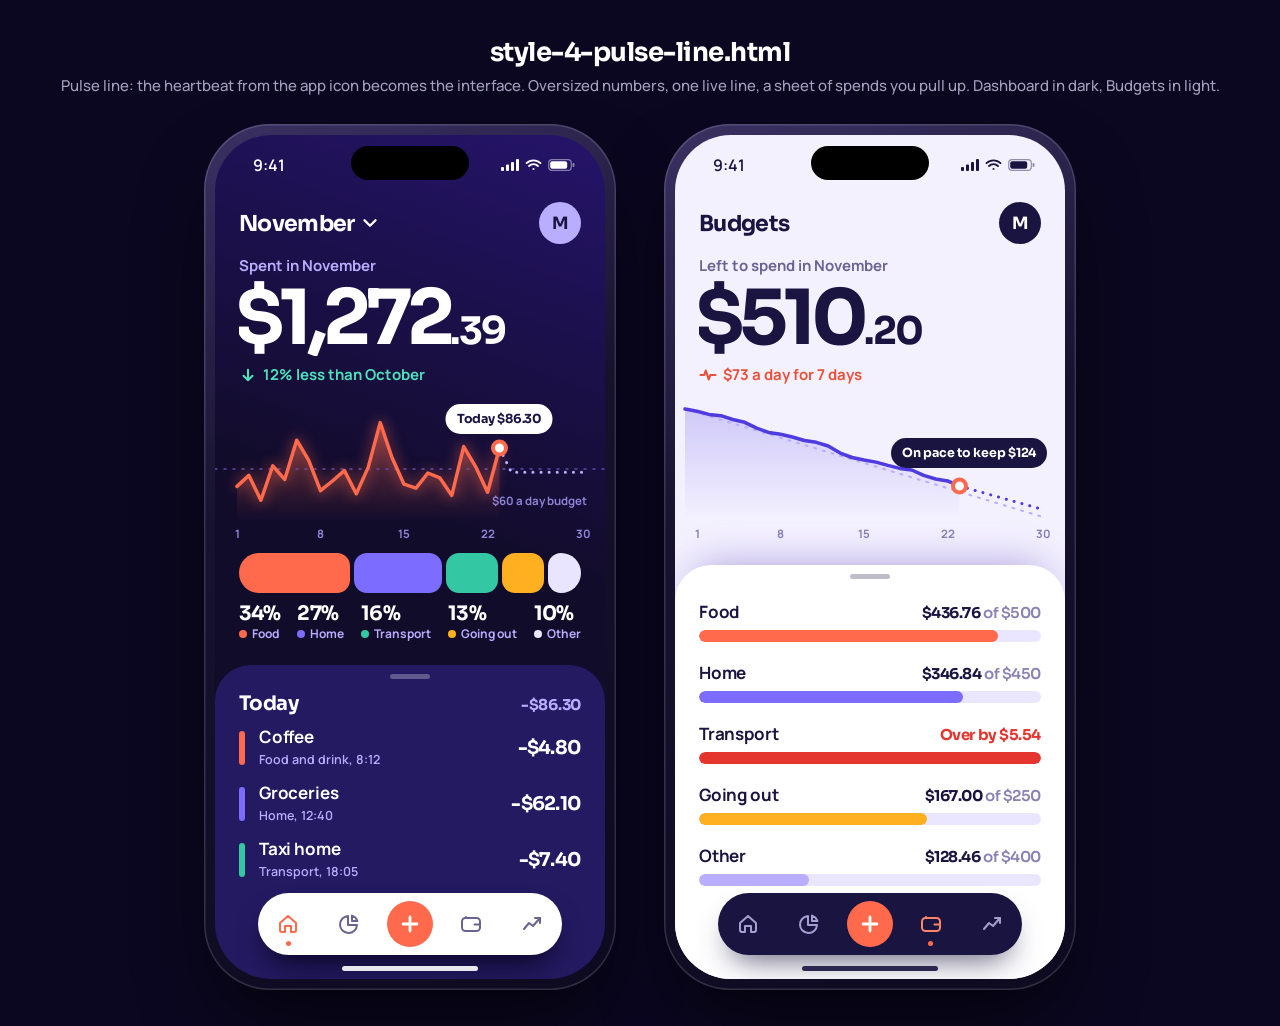
<file: style-samples/style-4-pulse-line.html>
<!doctype html>
<html lang="en">
<head>
<meta charset="utf-8">
<meta name="viewport" content="width=device-width, initial-scale=1, viewport-fit=cover">
<title>Pulse style sample 4: Pulse line</title>
<link rel="stylesheet" href="shared.css">
<style>
  /* ---------- Pulse line: the heartbeat from the app icon becomes the interface. Oversized numbers, one live line edge to edge, a sheet of spends you pull up. ---------- */
  .screen { font-weight: 600; }
  .pad { position: absolute; inset: 54px 0 0 0; padding: 10px 24px 0; }
  .top { display: flex; align-items: center; justify-content: space-between; height: 48px; }
  .mon { display: inline-flex; align-items: center; gap: 4px; font: 700 22px Sora; letter-spacing: -0.03em; }
  .mon .ico { width: 22px; height: 22px; stroke-width: 2.6; }
  .ava { width: 42px; height: 42px; border-radius: 21px; display: grid; place-items: center; font: 700 17px Sora; }
  .hero { margin-top: 8px; }
  .hero .lbl { font-size: 15px; font-weight: 700; }
  .hero .amt { font: 700 76px/1 Sora; letter-spacing: -0.065em; margin: 4px 0 0 -4px; white-space: nowrap; }
  .hero .amt small { font-size: 38px; letter-spacing: -0.04em; }
  .trend { display: flex; align-items: center; gap: 6px; margin-top: 8px; font-size: 15px; font-weight: 700; }
  .trend .ico { width: 18px; height: 18px; stroke-width: 2.8; }
  .chart { position: relative; margin: 6px -24px 0; height: 150px; }
  .chart svg { position: absolute; inset: 0; width: 100%; height: 100%; overflow: visible; }
  .chart .line { fill: none; stroke-width: 3.5; stroke-linejoin: round; stroke-linecap: round; stroke-dasharray: 1; stroke-dashoffset: 1; transition: stroke-dashoffset 1.8s cubic-bezier(.5,0,.2,1) .3s; }
  body.in .chart .line { stroke-dashoffset: 0; }
  .chart .area { opacity: 0; transition: opacity .9s 1.5s; }
  body.in .chart .area { opacity: 1; }
  .chart .late { opacity: 0; transition: opacity .5s 2s; }
  body.in .chart .late { opacity: 1; }
  .chart .halo { transform-box: fill-box; transform-origin: center; animation: halo 1.9s ease-out 2.2s infinite; opacity: 0; }
  @keyframes halo { from { transform: scale(.6); opacity: .9; } to { transform: scale(3.2); opacity: 0; } }
  .chart text { font: 700 11.5px Manrope; }
  .bubble { position: absolute; transform: translate(-50%, -100%); height: 30px; padding: 0 11px; border-radius: 15px; display: inline-flex; align-items: center; font: 700 12.5px Sora; letter-spacing: -0.02em; white-space: nowrap; opacity: 0; transition: opacity .4s 2s, margin .5s cubic-bezier(.2,1.6,.4,1) 2s; margin-top: 8px; }
  body.in .bubble { opacity: 1; margin-top: 0; }
  .bubble.r { left: auto; right: 18px; transform: translateY(-100%); }

  .split { display: flex; gap: 4px; height: 40px; margin-top: 12px; }
  .split i { border-radius: 13px; background: var(--c); flex: 0 0 0; transition: flex-grow 1s cubic-bezier(.2,.9,.2,1) calc(var(--i) * 90ms + .5s); }
  .split i:first-child { border-radius: 20px 13px 13px 20px; } .split i:last-child { border-radius: 13px 20px 20px 13px; }
  body.in .split i { flex-grow: var(--s); }
  .keys { display: grid; grid-template-columns: repeat(5, auto); justify-content: space-between; margin-top: 10px; }
  .keys li { list-style: none; }
  .keys b { display: block; font: 700 20px/1.1 Sora; letter-spacing: -0.04em; }
  .keys span { font-size: 12px; font-weight: 700; display: flex; align-items: center; gap: 5px; }
  .keys span::before { content: ''; width: 8px; height: 8px; border-radius: 4px; background: var(--c); }

  .sheet { position: absolute; left: 0; right: 0; bottom: 0; border-radius: 36px 36px 0 0; padding: 26px 24px 0; }
  .sheet::before { content: ''; position: absolute; left: 50%; top: 9px; width: 40px; height: 5px; margin-left: -20px; border-radius: 3px; background: currentColor; opacity: .28; }
  .sec { display: flex; align-items: baseline; justify-content: space-between; margin-bottom: 4px; }
  .sec h2 { font-size: 20px; font-weight: 700; letter-spacing: -0.03em; }
  .sec span { font: 700 15px Sora; letter-spacing: -0.02em; }
  .row { display: grid; grid-template-columns: 6px 1fr auto; align-items: center; gap: 14px; height: 56px; }
  .row i { width: 6px; height: 34px; border-radius: 3px; background: var(--c); }
  .row b { display: block; font-size: 17px; font-weight: 700; letter-spacing: -0.01em; line-height: 1.2; }
  .row small { font-size: 12.5px; font-weight: 600; }
  .row .a { font: 700 19px Sora; letter-spacing: -0.04em; }

  .tabs { position: absolute; left: 50%; bottom: 24px; width: 304px; margin-left: -152px; height: 62px; border-radius: 31px; display: grid; grid-template-columns: repeat(5, 1fr); align-items: center; justify-items: center; z-index: 20; }
  .tabs button { width: 48px; height: 48px; border-radius: 24px; display: grid; place-items: center; position: relative; }
  .tabs .on { color: var(--coral); }
  .tabs .on::after { content: ''; position: absolute; bottom: 2px; left: 50%; width: 5px; height: 5px; margin-left: -2.5px; border-radius: 3px; background: var(--coral); }
  .tabs .add { background: var(--coral); color: #fff; width: 46px; height: 46px; }
  .tabs .add .ico { stroke-width: 2.8; }

  /* ----- dark ----- */
  .dark { background: linear-gradient(200deg, #25146a 0%, #120c2b 46%); color: #fff; }
  .dark .soft { color: var(--lav); }
  .dark .ava { background: var(--lav); color: var(--ink-d); }
  .dark .trend { color: #4fe0bb; }
  .dark .chart .line { stroke: var(--coral); filter: drop-shadow(0 0 7px rgba(255,106,77,.75)); }
  .dark .chart text { fill: #8f83d6; }
  .dark .chart .guide { stroke: #5a4bb0; }
  .dark .chart .proj { stroke: var(--lav); }
  .dark .bubble { background: #fff; color: var(--ink-d); }
  .dark .sheet { background: #241a62; top: 530px; }
  .dark .tabs { background: #fff; color: #6a628f; box-shadow: 0 16px 30px -10px rgba(4,1,20,.9); }

  /* ----- light ----- */
  .light { background: #f4f1ff; color: var(--ink-d); }
  .light .status, .light .home-ind { color: var(--ink-d); }
  .light .soft { color: #6b6394; }
  .light .ava { background: var(--ink-d); color: #fff; }
  .light .trend { color: #e9503a; }
  .light .chart .line { stroke: #4e3ce0; }
  .light .chart text { fill: #8a82b5; }
  .light .chart .guide { stroke: #b9adff; }
  .light .chart .proj { stroke: #4e3ce0; }
  .light .bubble { background: var(--ink-d); color: #fff; }
  .light .sheet { background: #fff; top: 430px; box-shadow: 0 -18px 40px -20px rgba(74,52,170,.45); }
  .light .tabs { background: var(--ink-d); color: #a59ed0; box-shadow: 0 16px 30px -12px rgba(26,20,64,.7); }
  .light .tabs .on { color: #ff8468; }

  /* budgets */
  .brow { padding: 9px 0 10px; }
  .brow .l1 { display: flex; justify-content: space-between; align-items: baseline; }
  .brow .l1 b { font-size: 17px; font-weight: 700; letter-spacing: -0.01em; }
  .brow .l1 span { font: 700 15px Sora; letter-spacing: -0.03em; }
  .brow .l1 span em { font-style: normal; font-weight: 600; color: #8a82b5; }
  .bar { height: 12px; border-radius: 6px; margin-top: 7px; background: #ebe6ff; overflow: hidden; }
  .bar i { display: block; height: 100%; width: 0; border-radius: inherit; background: var(--c); transition: width 1.1s cubic-bezier(.2,.9,.2,1) calc(var(--d) * 80ms + .6s); }
  body.in .bar i { width: var(--w); }
  .brow.over .l1 span { color: #e4352f; }

  /* motion: type rises out of a mask, the sheet slides up */
  .mask { overflow: hidden; }
  .mask > * { transform: translateY(110%); }
  body.in .mask > * { animation: up .9s cubic-bezier(.16,1,.3,1) both; animation-delay: calc(var(--d, 0) * 80ms); }
  @keyframes up { from { transform: translateY(110%); } to { transform: none; } }
  .fade { opacity: 0; }
  body.in .fade { animation: fade .7s both; animation-delay: calc(var(--d, 0) * 80ms); }
  @keyframes fade { from { opacity: 0; transform: translateY(10px); } to { opacity: 1; transform: none; } }
  .sheet { transform: translateY(100%); }
  body.in .sheet { animation: sheet 1s cubic-bezier(.16,1,.3,1) .5s both; }
  @keyframes sheet { from { transform: translateY(100%); } to { transform: none; } }
</style>
</head>
<body>
<main class="stage">
  <header><h1>style-4-pulse-line.html</h1><p>Pulse line: the heartbeat from the app icon becomes the interface. Oversized numbers, one live line, a sheet of spends you pull up. Dashboard in dark, Budgets in light.</p></header>
  <div class="phones">
    <figure class="device" data-screen="dash"><div class="screen dark">
      <div class="pad">
        <div class="top fade"><button class="mon">November<svg class="ico" viewBox="0 0 24 24"><path d="M6 9l6 6 6-6"/></svg></button><div class="ava">M</div></div>
        <div class="hero"><div class="mask"><div class="lbl soft">Spent in November</div></div><div class="mask"><div class="amt num" style="--d:1" data-count="1284.6" data-pre="$" data-split data-delay="150"></div></div><div class="mask"><div class="trend" style="--d:2" data-i="down">12% less than October</div></div></div>
        <div class="chart" id="c4"></div>
        <div class="split" id="split4"></div>
        <ul class="keys fade" style="--d:9" id="keys4"></ul>
      </div>
      <div class="sheet"><div class="sec"><h2>Today</h2><span class="soft num">-$86.30</span></div><div id="tx4"></div></div>
      <nav class="tabs"><button class="on" data-i="home" aria-label="Home"></button><button data-i="pie" aria-label="Categories"></button><button class="add" data-i="plus" aria-label="Add"></button><button data-i="wallet" data-go="budget" aria-label="Budgets"></button><button data-i="chart" aria-label="Insights"></button></nav>
    </div></figure>

    <figure class="device" data-screen="budget"><div class="screen light">
      <div class="pad">
        <div class="top fade"><button class="mon">Budgets</button><div class="ava">M</div></div>
        <div class="hero"><div class="mask"><div class="lbl soft">Left to spend in November</div></div><div class="mask"><div class="amt num" style="--d:1" data-count="515.4" data-pre="$" data-split data-delay="150"></div></div><div class="mask"><div class="trend" style="--d:2" data-i="pulse">$73 a day for 7 days</div></div></div>
        <div class="chart" id="c4b"></div>
      </div>
      <div class="sheet"><div id="b4"></div></div>
      <nav class="tabs"><button data-i="home" data-go="dash" aria-label="Home"></button><button data-i="pie" aria-label="Categories"></button><button class="add" data-i="plus" aria-label="Add"></button><button class="on" data-i="wallet" aria-label="Budgets"></button><button data-i="chart" aria-label="Insights"></button></nav>
    </div></figure>
  </div>
</main>
<script src="shared.js"></script>
<script>
  const days = PULSE.days.slice(); days[0] = 38.3;               // sums to 1,284.60
  const X = d => 22 + (d - 1) * (346 / 29);
  // ---- dashboard: daily spend as a heartbeat ----
  (function () {
    const Y = v => 126 - v / 125 * 100, today = days.length, avg = PULSE.spent / today;
    const pts = days.map((v, i) => [X(i + 1), Y(v)]);
    const d = 'M' + pts.map(p => p.map(n => n.toFixed(1)).join(' ')).join('L');
    const [tx, ty] = pts[today - 1];
    document.getElementById('c4').innerHTML = `<svg viewBox="0 0 390 150" preserveAspectRatio="none">
      <defs><linearGradient id="ar" x1="0" y1="0" x2="0" y2="1"><stop offset="0" stop-color="#ff6a4d" stop-opacity=".42"/><stop offset="1" stop-color="#ff6a4d" stop-opacity="0"/></linearGradient></defs>
      <path class="area" d="${d}L${tx} 130L${pts[0][0]} 130Z" fill="url(#ar)"/>
      <path class="guide late" d="M0 ${Y(60)}H390" stroke-width="1.5" stroke-dasharray="2 7" stroke-linecap="round"/>
      <text class="late" x="372" y="${Y(60) + 36}" text-anchor="end">$60 a day budget</text>
      <path class="proj late" d="M${tx} ${ty}L${X(24)} ${Y(avg)}H${X(30)}" fill="none" stroke-width="3" stroke-dasharray="0.1 8" stroke-linecap="round"/>
      <path class="line" pathLength="1" d="${d}"/>
      <circle class="halo" cx="${tx}" cy="${ty}" r="6" fill="#ff6a4d"/><circle class="late" cx="${tx}" cy="${ty}" r="6.5" fill="#fff" stroke="#ff6a4d" stroke-width="4"/>
      ${[1, 8, 15, 22, 30].map(n => `<text class="late" x="${X(n)}" y="147" text-anchor="middle">${n}</text>`).join('')}
    </svg><span class="bubble" style="left:${tx / 390 * 100}%;top:${ty - 14}px">Today $86.30</span>`;
  })();
  document.getElementById('split4').innerHTML = PULSE.cats.map((c, i) => `<i style="--c:${c.color};--s:${c.share * 100};--i:${i}"></i>`).join('');
  document.getElementById('keys4').innerHTML = PULSE.cats.map(c => `<li style="--c:${c.color}"><b class="num">${Math.round(c.share * 100)}%</b><span class="soft">${c.name}</span></li>`).join('');
  const col = k => PULSE.cats.find(c => c.key === k).color;
  document.getElementById('tx4').innerHTML = PULSE.tx.slice(0, 3).map(t => `<div class="row" style="--c:${col(t.key)}"><i></i><div><b>${t.name}</b><small class="soft">${t.cat}, ${t.time}</small></div><div class="a num">-${money(t.amt)}</div></div>`).join('');

  // ---- budgets: what is left, burning down through the month ----
  (function () {
    const Y = v => 18 + (1800 - v) / 1800 * 108; let rem = 1800; const pts = [[X(1) - 12, Y(1800)]];
    days.forEach((v, i) => { rem -= v; pts.push([X(i + 1), Y(rem)]); });
    const d = 'M' + pts.map(p => p.map(n => n.toFixed(1)).join(' ')).join('L');
    const [tx, ty] = pts[pts.length - 1], endRem = PULSE.left - 7 * (PULSE.spent / 23);
    document.getElementById('c4b').innerHTML = `<svg viewBox="0 0 390 150" preserveAspectRatio="none">
      <defs><linearGradient id="ar2" x1="0" y1="0" x2="0" y2="1"><stop offset="0" stop-color="#4e3ce0" stop-opacity=".22"/><stop offset="1" stop-color="#4e3ce0" stop-opacity="0"/></linearGradient></defs>
      <path class="area" d="${d}L${tx} 130L${pts[0][0]} 130Z" fill="url(#ar2)"/>
      <path class="guide late" d="M${pts[0][0]} ${Y(1800)}L${X(30)} ${Y(0)}" stroke-width="2" stroke-dasharray="2 7" stroke-linecap="round" fill="none"/>
      <path class="proj late" d="M${tx} ${ty}L${X(30)} ${Y(endRem)}" fill="none" stroke-width="3" stroke-dasharray="0.1 8" stroke-linecap="round"/>
      <path class="line" pathLength="1" d="${d}"/>
      <circle class="halo" cx="${tx}" cy="${ty}" r="6" fill="#ff6a4d"/><circle class="late" cx="${tx}" cy="${ty}" r="6.5" fill="#fff" stroke="#ff6a4d" stroke-width="4"/>
      ${[1, 8, 15, 22, 30].map(n => `<text class="late" x="${X(n)}" y="147" text-anchor="middle">${n}</text>`).join('')}
    </svg><span class="bubble r" style="top:${ty - 18}px">On pace to keep $${Math.round(endRem)}</span>`;
  })();
  document.getElementById('b4').innerHTML = PULSE.cats.map((c, i) => { const over = c.spent > c.budget, cc = c.key === 'other' ? '#b9adff' : c.color;
    return `<div class="brow ${over ? 'over' : ''}" style="--d:${i}"><div class="l1"><b>${c.name}</b><span class="num">${over ? 'Over by ' + money(c.spent - c.budget) : money(c.spent) + ' <em>of ' + money(c.budget, 0) + '</em>'}</span></div><div class="bar" style="--w:${Math.min(100, c.spent / c.budget * 100)}%;--c:${over ? '#e4352f' : cc}"><i></i></div></div>`; }).join('');
  boot();
</script>
</body>
</html>
</file>
<file: app/css/app.css>
/* Pulse prototype. Aurora glass: frosted panels over a slow violet and coral aurora. Dark and light. */
@font-face { font-family: Sora; src: url(../fonts/sora.woff2) format('woff2'); font-weight: 100 800; font-display: swap; }
@font-face { font-family: Manrope; src: url(../fonts/manrope.woff2) format('woff2'); font-weight: 200 800; font-display: swap; }

:root {
  --coral: #ff6a4d; --coral-a: #ff8a5c; --coral-b: #ff4d6d; --lav: #b9adff; --violet: #7c6cff; --green: #33c7a3; --amber: #ffb020;
  --c-food: #ff6a4d; --c-home: #7c6cff; --c-transport: #33c7a3; --c-out: #ffb020;
  --sat: max(env(safe-area-inset-top, 0px), 14px); --sab: env(safe-area-inset-bottom, 0px);
  --spring: cubic-bezier(.2, 1.4, .4, 1); --out: cubic-bezier(.16, 1, .3, 1);
}
html[data-theme="dark"] {
  --bg: #120c2b; --ink: #fff; --soft: rgba(230,224,255,.78); --faint: rgba(230,224,255,.45); --link: #b9adff;
  --g1: rgba(255,255,255,.17); --g2: rgba(255,255,255,.055); --g3: rgba(255,255,255,.09);
  --rim-a: rgba(255,255,255,.75); --rim-b: rgba(255,255,255,.08); --rim-c: rgba(255,255,255,.03); --rim-d: rgba(255,255,255,.3);
  --pshadow: 0 24px 44px -22px rgba(6,2,26,.9); --track: rgba(255,255,255,.1); --track2: rgba(255,255,255,.16);
  --tabbg: linear-gradient(140deg, rgba(58,44,132,.84), rgba(28,19,78,.82)); --tabshadow: 0 20px 40px -12px rgba(4,1,20,.9);
  --sheet: linear-gradient(165deg, rgba(60,44,140,.93), rgba(26,17,72,.96)); --navbg: rgba(18,12,43,.72);
  --good: #7df0d0; --good-bg: rgba(51,199,163,.2); --good-rim: rgba(51,199,163,.45); --bad: #ff9b90; --bad-bg: rgba(255,90,80,.2); --bad-rim: rgba(255,106,77,.5); --over: #ff5a50;
  --c-other: #e9e5ff; --glow: 1; --thumb: rgba(255,255,255,.2); --seg-ink: #fff; --toast: #fff; --toast-ink: #1a1440;
  --a1: #5b3ff0; --a1o: .85; --a2: #ff5a4f; --a2o: .5; --a3: #7c6cff; --a3o: .55; --lavline: rgba(185,173,255,.6);
  color-scheme: dark;
}
html[data-theme="light"] {
  --bg: #f1edff; --ink: #1a1440; --soft: rgba(26,20,64,.66); --faint: rgba(26,20,64,.4); --link: #5a45e0;
  --g1: rgba(255,255,255,.84); --g2: rgba(255,255,255,.5); --g3: rgba(255,255,255,.66);
  --rim-a: #fff; --rim-b: rgba(255,255,255,.5); --rim-c: rgba(255,255,255,.2); --rim-d: rgba(255,255,255,.95);
  --pshadow: 0 22px 40px -22px rgba(74,52,170,.5); --track: rgba(26,20,64,.09); --track2: rgba(26,20,64,.14);
  --tabbg: linear-gradient(140deg, rgba(255,255,255,.92), rgba(255,255,255,.76)); --tabshadow: 0 20px 40px -14px rgba(74,52,170,.55);
  --sheet: linear-gradient(165deg, rgba(255,255,255,.97), rgba(240,235,255,.97)); --navbg: rgba(241,237,255,.74);
  --good: #0c7d62; --good-bg: rgba(51,199,163,.2); --good-rim: rgba(30,170,135,.55); --bad: #d42c26; --bad-bg: rgba(228,53,47,.12); --bad-rim: rgba(228,53,47,.45); --over: #e4352f;
  --c-other: #9d8cff; --glow: .35; --thumb: #fff; --seg-ink: #1a1440; --toast: #1a1440; --toast-ink: #fff;
  --a1: #9f8cff; --a1o: .95; --a2: #ff9f8a; --a2o: .85; --a3: #8fe6cf; --a3o: .8; --lavline: rgba(90,69,224,.45);
  color-scheme: light;
}

*, *::before, *::after { box-sizing: border-box; margin: 0; padding: 0; }
html, body { height: 100%; overflow: hidden; background: #07051a; overscroll-behavior: none; }
body { font: 600 16px/1.3 Manrope, system-ui, sans-serif; color: var(--ink); -webkit-font-smoothing: antialiased; -webkit-text-size-adjust: 100%; }
button { font: inherit; color: inherit; background: none; border: 0; text-align: inherit; cursor: pointer; -webkit-tap-highlight-color: transparent; touch-action: manipulation; }
button:focus-visible, input:focus-visible { outline: 3px solid var(--lav); outline-offset: 3px; }
svg { display: block; } ul { list-style: none; }
h1, h2, .num { font-family: Sora, sans-serif; }
.num { font-variant-numeric: tabular-nums; letter-spacing: -0.03em; }
.num small { font-size: .52em; letter-spacing: -0.02em; }
.soft { color: var(--soft); } .small { font-size: 13px; } .center { text-align: center; justify-content: center; }
.ico { width: 24px; height: 24px; fill: none; stroke: currentColor; stroke-width: 2; stroke-linecap: round; stroke-linejoin: round; flex: none; }
.ico.soft { width: 20px; height: 20px; stroke-width: 2.4; color: var(--faint); }
.goodt { color: var(--good); } .badt { color: var(--bad); }

/* ---------- device ---------- */
#device { position: relative; width: 100vw; height: 100vh; height: 100dvh; overflow: hidden; background: var(--bg); isolation: isolate; user-select: none; -webkit-user-select: none; }
html.framed { --sat: 54px; --sab: 14px; }
html.framed:not(.embed) body { display: grid; place-items: center; background: radial-gradient(80% 80% at 50% 30%, #2c1670, #07051a 70%); }
html.framed:not(.embed) #device { width: 390px; height: min(844px, calc(100dvh - 40px)); border-radius: 52px; box-shadow: 0 0 0 10px #17122e, 0 0 0 11.5px rgba(255,255,255,.14), 0 50px 90px -20px rgba(0,0,0,.8); }
.status { display: none; position: absolute; inset: 0 0 auto 0; height: 54px; z-index: 90; align-items: center; justify-content: space-between; padding: 6px 30px 0 38px; font: 600 16px/1 Manrope; pointer-events: none; }
html.framed .status { display: flex; }
.status .island { position: absolute; left: 50%; top: 11px; width: 118px; height: 34px; margin-left: -59px; border-radius: 20px; background: #000; }
.status .sys { display: flex; gap: 6px; align-items: center; } .status .sys svg { height: 12px; width: auto; }
.homeind { display: none; position: absolute; left: 50%; bottom: 8px; width: 136px; height: 5px; margin-left: -68px; border-radius: 3px; background: var(--ink); opacity: .9; z-index: 90; pointer-events: none; }
html.framed .homeind { display: block; }

/* ---------- aurora: three blurred lights that drift, and move to a new place for each screen ---------- */
#aurora { position: absolute; inset: 0; z-index: 0; overflow: hidden; pointer-events: none; }
#aurora > i { position: absolute; left: 0; top: 0; transition: transform 1.6s var(--out); will-change: transform; }
#aurora b { display: block; border-radius: 50%; filter: blur(56px); }
#aurora .a b { width: 380px; height: 380px; background: var(--a1); opacity: var(--a1o); animation: drift1 16s ease-in-out infinite alternate; }
#aurora .b b { width: 300px; height: 300px; background: var(--a2); opacity: var(--a2o); animation: drift2 19s ease-in-out infinite alternate; }
#aurora .c b { width: 340px; height: 340px; background: var(--a3); opacity: var(--a3o); animation: drift1 22s ease-in-out infinite alternate-reverse; }
#aurora .a { transform: translate(120px, -150px); } #aurora .b { transform: translate(-130px, 250px); } #aurora .c { transform: translate(150px, 560px); }
[data-aurora="categories"] #aurora .a { transform: translate(-150px, -120px); } [data-aurora="categories"] #aurora .b { transform: translate(40px, 130px); } [data-aurora="categories"] #aurora .c { transform: translate(-90px, 600px); }
[data-aurora="budgets"] #aurora .a { transform: translate(140px, -170px); } [data-aurora="budgets"] #aurora .b { transform: translate(-170px, 180px); } [data-aurora="budgets"] #aurora .c { transform: translate(190px, 520px); }
[data-aurora="insights"] #aurora .a { transform: translate(-40px, -200px); } [data-aurora="insights"] #aurora .b { transform: translate(210px, 300px); } [data-aurora="insights"] #aurora .c { transform: translate(-170px, 540px); }
[data-aurora="transactions"] #aurora .a, [data-aurora="subs"] #aurora .a { transform: translate(170px, -190px); } [data-aurora="transactions"] #aurora .b, [data-aurora="subs"] #aurora .b { transform: translate(-200px, 420px); } [data-aurora="transactions"] #aurora .c, [data-aurora="subs"] #aurora .c { transform: translate(120px, 640px); }
[data-aurora="tx"] #aurora .a, [data-aurora="goals"] #aurora .a { transform: translate(-120px, -160px); } [data-aurora="tx"] #aurora .b, [data-aurora="goals"] #aurora .b { transform: translate(60px, 30px); } [data-aurora="tx"] #aurora .c, [data-aurora="goals"] #aurora .c { transform: translate(100px, 600px); }
[data-aurora="cards"] #aurora .a, [data-aurora="profile"] #aurora .a { transform: translate(60px, -230px); } [data-aurora="cards"] #aurora .b, [data-aurora="profile"] #aurora .b { transform: translate(190px, 380px); } [data-aurora="cards"] #aurora .c, [data-aurora="profile"] #aurora .c { transform: translate(-190px, 420px); }
[data-aurora="onboard"] #aurora .a, [data-aurora="link"] #aurora .a { transform: translate(10px, -80px); } [data-aurora="onboard"] #aurora .b, [data-aurora="link"] #aurora .b { transform: translate(-150px, 430px); } [data-aurora="onboard"] #aurora .c, [data-aurora="link"] #aurora .c { transform: translate(190px, 470px); }
@keyframes drift1 { to { transform: translate(-70px, 60px) scale(1.15); } }
@keyframes drift2 { to { transform: translate(90px, -50px) scale(.9); } }

/* ---------- screens ---------- */
#view { position: absolute; inset: 0; z-index: 1; }
.screen { position: absolute; inset: 0; will-change: transform; }
.scroll { position: absolute; inset: 0; overflow-y: auto; overflow-x: hidden; padding: calc(var(--sat) + 10px) 20px 136px; scrollbar-width: none; -webkit-overflow-scrolling: touch; overscroll-behavior: contain; touch-action: pan-y;
  -webkit-mask-image: linear-gradient(#000 calc(100% - 150px), transparent calc(100% - 84px)); mask-image: linear-gradient(#000 calc(100% - 150px), transparent calc(100% - 84px)); }
.scroll::-webkit-scrollbar, .chips::-webkit-scrollbar, .carousel::-webkit-scrollbar, .deck::-webkit-scrollbar, .pages::-webkit-scrollbar { display: none; }
.scroll.hasnav { padding-top: calc(var(--sat) + 66px); }
.s-tx .scroll, .s-link .scroll { padding-bottom: 48px; -webkit-mask-image: none; mask-image: none; }
#edge { position: absolute; left: 0; top: 0; bottom: 0; width: 22px; z-index: 30; touch-action: none; }

/* ---------- glass ---------- */
.glass { position: relative; border-radius: 28px; background: linear-gradient(140deg, var(--g1), var(--g2) 60%, var(--g3)); box-shadow: var(--pshadow); }
.glass::before { content: ''; position: absolute; inset: 0; border-radius: inherit; padding: 1.5px; pointer-events: none; background: linear-gradient(140deg, var(--rim-a), var(--rim-b) 38%, var(--rim-c) 62%, var(--rim-d));
  -webkit-mask: linear-gradient(#000 0 0) content-box, linear-gradient(#000 0 0); -webkit-mask-composite: xor; mask: linear-gradient(#000 0 0) content-box exclude, linear-gradient(#000 0 0); }
.tap { transition: scale .35s var(--spring); } .tap:active { scale: .97; transition-duration: .08s; }
.tile { width: 46px; height: 46px; border-radius: 16px; display: grid; place-items: center; color: #fff; flex: none; font: 700 18px Sora; background: linear-gradient(140deg, color-mix(in srgb, var(--c) 72%, #fff), var(--c)); box-shadow: 0 8px 18px -6px color-mix(in srgb, var(--c) calc(var(--glow) * 100%), transparent), inset 0 1px 0 rgba(255,255,255,.55); }
.tile .ico { width: 22px; height: 22px; }
.tile.sm { width: 38px; height: 38px; border-radius: 13px; } .tile.sm .ico { width: 19px; height: 19px; }
.tile.xl { width: 76px; height: 76px; border-radius: 26px; } .tile.xl .ico { width: 36px; height: 36px; }
.tile.grey { background: var(--track2); box-shadow: none; color: var(--soft); }
html[data-theme="dark"] [style*="c-other"] .tile, html[data-theme="dark"] .tile[style*="c-other"] { color: #4a3fa0; }
.round { position: relative; width: 46px; height: 46px; border-radius: 50%; display: grid; place-items: center; flex: none; }
.round .dot { position: absolute; top: 11px; right: 12px; width: 9px; height: 9px; border-radius: 50%; background: var(--coral); box-shadow: 0 0 10px var(--coral); }
.chip { display: inline-flex; align-items: center; gap: 6px; height: 32px; padding: 0 13px 0 9px; border-radius: 16px; font-size: 13.5px; font-weight: 700; white-space: nowrap; }
.chip .ico { width: 16px; height: 16px; stroke-width: 2.6; }
.chip.good { color: var(--good); background: var(--good-bg); box-shadow: inset 0 0 0 1.5px var(--good-rim); }
.chip.bad { color: var(--bad); background: var(--bad-bg); box-shadow: inset 0 0 0 1.5px var(--bad-rim); }
.chip.plain { height: 38px; padding: 0 14px 0 11px; border-radius: 19px; color: var(--soft); }
.link { color: var(--link); font-size: 14px; font-weight: 700; padding: 6px 2px; }
.btn { height: 54px; padding: 0 26px; border-radius: 27px; font: 700 16px Sora; letter-spacing: -0.02em; display: inline-flex; align-items: center; justify-content: center; gap: 8px; transition: scale .35s var(--spring), opacity .3s, filter .3s; white-space: nowrap; }
.btn:active { scale: .96; transition-duration: .08s; }
.btn.primary { color: #fff; background: linear-gradient(135deg, var(--coral-a), var(--coral-b)); box-shadow: 0 12px 26px -8px rgba(255,77,109,.8), inset 0 1.5px 0 rgba(255,255,255,.55); }
.btn.full { width: 100%; } .btn:disabled { opacity: .4; filter: saturate(.4); }
.btn.small { height: 38px; padding: 0 16px 0 11px; font-size: 14px; border-radius: 19px; gap: 5px; color: #fff; background: linear-gradient(135deg, color-mix(in srgb, var(--c) 78%, #fff), var(--c)); box-shadow: 0 8px 16px -6px var(--c), inset 0 1px 0 rgba(255,255,255,.5); }
.btn.small .ico { width: 17px; height: 17px; stroke-width: 2.8; }
.btn.small.done { background: var(--good-bg); color: var(--good); box-shadow: inset 0 0 0 1.5px var(--good-rim); }
.fine { display: flex; gap: 8px; align-items: center; font-size: 13px; font-weight: 600; margin: 18px 4px 0; line-height: 1.4; } .fine .ico { width: 16px; height: 16px; }
.dots { display: flex; gap: 6px; align-items: center; } .dots i { width: 7px; height: 7px; border-radius: 4px; background: var(--faint); transition: width .35s var(--out), background .3s; } .dots i.on { width: 22px; background: var(--coral); }

.sec { display: flex; align-items: baseline; justify-content: space-between; margin: 22px 4px 10px; }
.sec h2 { font-size: 19px; font-weight: 700; letter-spacing: -0.02em; }
.bhead { display: flex; align-items: center; justify-content: space-between; height: 48px; }
.bhead h1 { font-size: 32px; font-weight: 700; letter-spacing: -0.04em; }
.nav { position: absolute; inset: 0 0 auto 0; z-index: 5; padding: calc(var(--sat) + 6px) 16px 8px; display: grid; grid-template-columns: 46px 1fr 46px; align-items: center; gap: 8px; }
.nav::before { content: ''; position: absolute; inset: 0 0 -20px; z-index: -1; background: linear-gradient(var(--navbg) 55%, transparent); -webkit-backdrop-filter: blur(18px); backdrop-filter: blur(18px); -webkit-mask-image: linear-gradient(#000 62%, transparent); mask-image: linear-gradient(#000 62%, transparent); opacity: 0; transition: opacity .3s; pointer-events: none; }
.scrolled .nav::before { opacity: 1; }
.nav h1 { font-size: 18px; font-weight: 700; letter-spacing: -0.02em; text-align: center; white-space: nowrap; }
.nav .ico { stroke-width: 2.4; }

/* rows */
.row, .wide, .crow, .brow, .srow { display: grid; grid-template-columns: 46px 1fr auto; align-items: center; gap: 13px; width: 100%; padding: 11px 16px 11px 11px; border-radius: 24px; margin-bottom: 9px; }
.rt { min-width: 0; display: block; } .rt b { display: block; font-size: 16px; font-weight: 700; letter-spacing: -0.01em; white-space: nowrap; overflow: hidden; text-overflow: ellipsis; }
.rt small { display: block; font-size: 13px; font-weight: 600; white-space: nowrap; overflow: hidden; text-overflow: ellipsis; margin-top: 1px; }
.row .a { font-size: 17px; font-weight: 700; }
.wide { grid-template-columns: auto 1fr auto; padding-right: 12px; }
.bar { display: block; height: 10px; border-radius: 5px; margin-top: 8px; background: var(--track); overflow: hidden; }
.bar i { display: block; height: 100%; width: 0; border-radius: inherit; background: var(--c, var(--coral)); box-shadow: inset 0 2px 1px rgba(255,255,255,.45); transition: width 1.1s var(--out) .45s; }
.in .bar i { width: var(--w); } .bar.over i { background: var(--over); }

/* ---------- tab bar ---------- */
.tabs { position: absolute; left: 16px; right: 16px; bottom: max(16px, calc(var(--sab) + 6px)); height: 68px; border-radius: 34px; display: grid; grid-template-columns: repeat(5, 1fr); align-items: center; justify-items: center; z-index: 20; background: var(--tabbg); -webkit-backdrop-filter: blur(30px) saturate(180%); backdrop-filter: blur(30px) saturate(180%); box-shadow: var(--tabshadow); transition: transform .5s var(--out), opacity .3s; }
html.framed .tabs { bottom: 26px; }
.tabs.hide { transform: translateY(140%); opacity: 0; pointer-events: none; }
.tabs button { position: relative; z-index: 1; width: 48px; height: 48px; border-radius: 24px; display: grid; place-items: center; color: var(--soft); transition: color .3s, scale .35s var(--spring); }
.tabs button:active { scale: .88; }
.tabs button.on { color: var(--ink); }
.tabs .ind { position: absolute; left: 0; top: 10px; width: 48px; height: 48px; border-radius: 24px; background: var(--thumb); box-shadow: inset 0 1px 0 rgba(255,255,255,.35), 0 6px 14px -6px rgba(20,10,70,.5); transition: transform .55s var(--spring); }
.tabs .fab { width: 54px; height: 54px; border-radius: 27px; color: #fff; background: linear-gradient(135deg, var(--coral-a), var(--coral-b)); box-shadow: 0 10px 24px -6px rgba(255,77,109,.8), inset 0 1.5px 0 rgba(255,255,255,.55); }
.tabs .fab .ico { stroke-width: 2.6; transition: rotate .5s var(--spring); } .tabs .fab:active .ico { rotate: 90deg; }

/* ---------- controls ---------- */
.segc { position: relative; display: inline-flex; padding: 0; height: 44px; border-radius: 22px; }
.segc button { position: relative; z-index: 1; height: 44px; padding: 0 17px; border-radius: 22px; font-size: 14px; font-weight: 700; color: var(--soft); display: inline-flex; gap: 6px; align-items: center; justify-content: center; transition: color .25s; }
.segc button .ico { width: 17px; height: 17px; }
.segc button.on { color: var(--seg-ink); }
.segc .thumb { position: absolute; left: 0; top: 4px; bottom: 4px; border-radius: 18px; background: var(--thumb); box-shadow: inset 0 1px 0 rgba(255,255,255,.4), 0 6px 14px -6px rgba(40,20,120,.5); transition: transform .45s var(--spring), width .3s; }
.segc.wide3 { display: grid; grid-template-columns: repeat(3, 1fr); width: 100%; background: var(--track); }
.switch { position: relative; width: 48px; height: 30px; border-radius: 15px; background: var(--track2); transition: background .3s; flex: none; }
.switch i { position: absolute; left: 3px; top: 3px; width: 24px; height: 24px; border-radius: 12px; background: #fff; box-shadow: 0 2px 6px rgba(10,5,40,.35); transition: transform .4s var(--spring); }
.switch.on { background: linear-gradient(135deg, var(--coral-a), var(--coral-b)); } .switch.on i { transform: translateX(18px); }

/* ---------- charts ---------- */
.donut { transform: rotate(-90deg); overflow: visible; }
.track { stroke: var(--track); }
.seg { stroke-dasharray: 0 calc(var(--c) * 1px); opacity: 0; filter: drop-shadow(0 0 calc(var(--glow) * 6px) currentColor); transition: stroke-dasharray 1.2s var(--out) calc(var(--i) * 110ms + .4s), opacity .25s calc(var(--i) * 110ms + .4s); }
.screen.in .seg { stroke-dasharray: calc(var(--len) * 1px) calc(var(--c) * 1px); opacity: 1; }
.seg-food { color: var(--c-food); } .seg-home { color: var(--c-home); } .seg-transport { color: var(--c-transport); } .seg-out { color: var(--c-out); } .seg-other { color: var(--c-other); }
.pring .arc { transform: rotate(-90deg); transform-origin: center; stroke-dasharray: 0 calc(var(--c) * 1px); transition: stroke-dasharray 1.1s var(--out) .4s; }
.in .pring .arc { stroke-dasharray: calc(var(--len) * 1px) calc(var(--c) * 1px); }

/* ---------- 3. dashboard ---------- */
.top { display: flex; align-items: center; gap: 12px; height: 48px; }
.top .who { flex: 1; line-height: 1.15; } .top .who small { display: block; font-size: 13px; } .top .who b { font: 700 18px Sora; letter-spacing: -0.02em; }
.ava { width: 44px; height: 44px; border-radius: 50%; display: grid; place-items: center; flex: none; font: 700 17px Sora; color: #fff; background: linear-gradient(135deg, var(--coral-a), var(--coral-b)); box-shadow: 0 8px 20px -6px rgba(255,77,109,.7), inset 0 1px 0 rgba(255,255,255,.5); }
.ava.xl { width: 76px; height: 76px; font-size: 30px; }
.hero { margin-top: 20px; } .hero .lbl, .left .lbl, .subhero .lbl { font-size: 15px; }
.hero .amt, .subhero .amt { font-size: 58px; font-weight: 700; line-height: 1.05; letter-spacing: -0.045em; margin-top: 4px; }
.hero .chip { margin-top: 10px; }
.ringcard { display: flex; align-items: center; gap: 16px; width: 100%; margin-top: 20px; padding: 20px 18px 20px 16px; border-radius: 32px; }
.ring { position: relative; flex: none; } .ringcard .ring { width: 164px; height: 164px; }
.ring .mid { position: absolute; inset: 0; display: grid; place-content: center; text-align: center; pointer-events: none; }
.ring .mid b { font-size: 36px; font-weight: 700; line-height: 1; letter-spacing: -0.04em; } .ring .mid span { font-size: 13px; margin-top: 3px; }
.legend { flex: 1; display: grid; gap: 9px; min-width: 0; }
.legend li { display: grid; grid-template-columns: 12px 1fr auto; align-items: center; gap: 9px; font-size: 14.5px; white-space: nowrap; }
.legend i { width: 12px; height: 12px; border-radius: 50%; background: var(--c); box-shadow: 0 0 calc(var(--glow) * 12px) var(--c); }
.legend b { font-size: 14.5px; font-weight: 700; }
.duo { display: grid; grid-template-columns: 1fr 1fr; gap: 10px; margin-top: 10px; }
.mini { display: flex; flex-direction: column; gap: 3px; padding: 14px 16px 15px; border-radius: 26px; min-width: 0; }
.mini small { font-size: 13px; white-space: nowrap; } .mini .big { font-size: 25px; font-weight: 700; letter-spacing: -0.04em; } .mini .big2 { font: 700 18px/1.25 Sora; letter-spacing: -0.03em; margin-top: 2px; white-space: nowrap; overflow: hidden; text-overflow: ellipsis; }
.mini .bar { margin: 5px 0 6px; } .mini .when { display: flex; gap: 6px; align-items: center; font-size: 13.5px; font-weight: 700; color: var(--bad); margin: 3px 0 4px; } .mini .when .ico { width: 16px; height: 16px; }
.gring { position: relative; width: 64px; height: 64px; flex: none; } .gring > b { position: absolute; inset: 0; display: grid; place-items: center; font-size: 15px; font-weight: 700; }

/* ---------- 4. categories ---------- */
.bigring { position: relative; width: 272px; height: 272px; margin: 22px auto 0; touch-action: none; cursor: grab; }
.bigring .spin { width: 100%; height: 100%; transition: transform .8s var(--spring); }
.bigring .seg { pointer-events: stroke; cursor: pointer; transition: stroke-dasharray 1.2s var(--out) calc(var(--i) * 110ms + .4s), opacity .35s; }
.screen.in .bigring .seg.dim { opacity: .42; filter: none; }
.bigring .notch { position: absolute; left: 50%; top: -15px; width: 12px; height: 12px; margin-left: -6px; border-radius: 6px; background: var(--ink); box-shadow: 0 0 12px var(--ink); }
.bigring .mid { position: absolute; inset: 0; display: grid; place-content: center; justify-items: center; text-align: center; pointer-events: none; }
.bigring .mid .tile { width: 42px; height: 42px; border-radius: 15px; margin-bottom: 8px; }
.bigring .mid .val { font-size: 34px; font-weight: 700; letter-spacing: -0.045em; line-height: 1.1; }
.bigring .mid small { font-size: 13px; }
.mid.swap > * { animation: pop .5s var(--spring) backwards; } .mid.swap > :nth-child(2) { animation-delay: 40ms; } .mid.swap > :nth-child(3) { animation-delay: 80ms; } .mid.swap > :nth-child(4) { animation-delay: 120ms; }
.hint { display: flex; gap: 7px; align-items: center; justify-content: center; font-size: 13px; margin: 14px 0 16px; } .hint .ico { width: 16px; height: 16px; }
.crow .cr { text-align: right; } .crow .cr b { display: block; font-size: 16px; font-weight: 700; } .crow .cr small { display: inline-flex; align-items: center; gap: 2px; font-size: 12.5px; font-weight: 700; } .crow .cr .ico { width: 13px; height: 13px; stroke-width: 3; }
.crow .bar { height: 6px; margin-top: 7px; }
.crow { transition: scale .35s var(--spring), box-shadow .3s; } .crow.sel { box-shadow: var(--pshadow), inset 0 0 0 2.5px var(--c); }

/* ---------- 5. transactions ---------- */
.search { display: flex; gap: 10px; align-items: center; height: 52px; padding: 0 18px; border-radius: 26px; }
.search .ico { width: 20px; height: 20px; color: var(--soft); }
.search input { flex: 1; min-width: 0; background: none; border: 0; outline: 0; font: 600 16px Manrope; color: var(--ink); -webkit-appearance: none; appearance: none; user-select: text; -webkit-user-select: text; }
.search input::placeholder { color: var(--faint); } .search input::-webkit-search-cancel-button { display: none; }
.chips { display: flex; gap: 8px; overflow-x: auto; margin: 12px -20px 0; padding: 2px 20px 10px; scrollbar-width: none; }
.fchip { flex: none; height: 40px; padding: 0 15px; border-radius: 20px; display: inline-flex; align-items: center; gap: 8px; font-size: 14px; font-weight: 700; transition: background .25s, color .25s, scale .3s var(--spring); }
.fchip i { width: 10px; height: 10px; border-radius: 5px; background: var(--c); }
.fchip.on { background: var(--ink); color: var(--bg); box-shadow: none; } .fchip.on::before { display: none; } .fchip:active { scale: .94; }
.tally, .day { display: flex; justify-content: space-between; align-items: baseline; margin: 16px 6px 9px; }
.tally { margin-top: 6px; font-size: 14px; } .tally b { font-size: 16px; } .day b { font: 700 15px Sora; letter-spacing: -0.02em; } .day span { font-size: 13.5px; font-weight: 700; }
.txlist.swap > * { animation: fadeup .4s var(--out) backwards; }
.empty { display: grid; justify-items: center; gap: 6px; text-align: center; padding: 50px 20px; } .empty b { font: 700 18px Sora; margin-top: 8px; }

/* ---------- 6. transaction detail ---------- */
.txhero { text-align: center; padding-top: 4px; } .txhero .tile { margin: 0 auto; }
.txhero h1 { font-size: 26px; font-weight: 700; letter-spacing: -0.03em; margin-top: 14px; } .txhero .at { font-size: 15px; margin-top: 2px; }
.txhero .amt { font-size: 58px; font-weight: 700; letter-spacing: -0.05em; line-height: 1.05; margin-top: 10px; }
.catchip { height: 40px; margin-top: 14px; padding: 0 10px 0 14px; border-radius: 20px; gap: 8px; background: color-mix(in srgb, var(--c) 22%, transparent); box-shadow: inset 0 0 0 1.5px color-mix(in srgb, var(--c) 60%, transparent); }
.catchip i { width: 10px; height: 10px; border-radius: 5px; background: var(--c); }
.info { margin-top: 22px; padding: 8px 18px; border-radius: 28px; }
.info > div { display: flex; justify-content: space-between; align-items: center; gap: 12px; height: 46px; font-size: 15px; } .info span { display: flex; gap: 10px; align-items: center; } .info .ico { width: 18px; height: 18px; } .info b { font-weight: 700; text-align: right; }
.place { margin-top: 10px; padding: 18px; border-radius: 28px; } .place h2 { font-size: 17px; letter-spacing: -0.02em; }
.pstats { display: grid; grid-template-columns: repeat(3, auto); justify-content: space-between; margin-top: 12px; } .pstats b { display: block; font-size: 21px; font-weight: 700; } .pstats small { font-size: 12.5px; }
.vbars { display: flex; gap: 3px; align-items: flex-end; height: 62px; margin-top: 14px; }
.vbars i { flex: 1; height: var(--h); border-radius: 4px; background: var(--c); opacity: .5; transform-origin: bottom; transform: scaleY(0); transition: transform .7s var(--spring) calc(var(--i) * 22ms + .45s); }
.in .vbars i { transform: none; } .vbars i.nil { background: var(--track2); opacity: 1; } .vbars i.cur { opacity: 1; box-shadow: 0 0 12px var(--c); }
.vaxis { display: flex; justify-content: space-between; font-size: 12px; margin-top: 6px; }
.acts { display: grid; grid-template-columns: repeat(3, 1fr); gap: 10px; margin-top: 10px; }
.act { height: 78px; border-radius: 24px; display: flex; flex-direction: column; gap: 6px; align-items: center; justify-content: center; font-size: 13.5px; font-weight: 700; } .act.on { color: var(--coral); box-shadow: var(--pshadow), inset 0 0 0 2px var(--coral); }

/* ---------- 7. budgets ---------- */
.left { margin-top: 16px; padding: 20px 20px 18px; border-radius: 32px; }
.left .amt { font-size: 50px; font-weight: 700; line-height: 1.05; letter-spacing: -0.045em; margin-top: 2px; }
.tube { position: relative; height: 22px; border-radius: 11px; margin-top: 16px; background: var(--track); box-shadow: inset 0 2px 4px rgba(26,20,64,.18); }
.tube i { position: absolute; inset: 0 auto 0 0; width: 0; border-radius: inherit; background: linear-gradient(90deg, var(--coral-a), var(--coral-b)); box-shadow: inset 0 3px 3px rgba(255,255,255,.5), 0 0 16px rgba(255,90,90,.6); transition: width 1.3s var(--out) .35s; }
.in .tube i { width: var(--w); } .tube.over i { background: var(--over); }
.tube em { position: absolute; top: -5px; bottom: -5px; width: 3px; margin-left: -1.5px; border-radius: 2px; background: var(--ink); opacity: .85; }
.facts { display: flex; justify-content: space-between; gap: 10px; margin-top: 13px; font-size: 14px; font-weight: 700; white-space: nowrap; }
.brow { grid-template-columns: 44px 1fr; padding: 13px 16px 13px 12px; border-radius: 26px; } .brow .tile { width: 44px; height: 44px; border-radius: 15px; }
.l1 { display: flex; justify-content: space-between; align-items: baseline; gap: 10px; } .brow .l1 b { font-size: 15.5px; font-weight: 700; } .brow .l1 span { font-size: 13.5px; font-weight: 700; white-space: nowrap; } .l1 em { font-style: normal; font-weight: 600; opacity: .6; }
.brow.over .l1 span { color: var(--bad); }

/* ---------- 8. insights ---------- */
.pacecard, .weekcard { padding: 18px 18px 16px; border-radius: 32px; margin-top: 16px; } .weekcard { margin-top: 10px; }
.pacecard .l1, .weekcard .l1 { align-items: flex-start; } .pacecard small, .weekcard small { font-size: 13.5px; }
.pacecard .big, .weekcard .big { display: block; font-size: 34px; font-weight: 700; letter-spacing: -0.045em; line-height: 1.15; }
.linechart { position: relative; height: 150px; margin-top: 12px; } .linechart svg { width: 100%; height: 100%; overflow: visible; }
.linechart path { fill: none; vector-effect: non-scaling-stroke; stroke-linecap: round; stroke-linejoin: round; }
.budgetline { stroke: var(--faint); stroke-width: 1.5; stroke-dasharray: 2 7; }
.octline { stroke: var(--lavline); stroke-width: 2.5; stroke-dasharray: 1; stroke-dashoffset: 1; transition: stroke-dashoffset 1.5s var(--out) .3s; }
.novline { stroke: var(--coral); stroke-width: 4; stroke-dasharray: 1; stroke-dashoffset: 1; filter: drop-shadow(0 0 calc(var(--glow) * 7px) rgba(255,106,77,.8)); transition: stroke-dashoffset 1.6s cubic-bezier(.5,0,.2,1) .5s; }
.in .octline, .in .novline { stroke-dashoffset: 0; }
.linechart .area { fill: url(#lg); opacity: 0; transition: opacity .8s 1.5s; } .in .linechart .area { opacity: 1; }
.fore { stroke: var(--coral); stroke-width: 3; stroke-dasharray: .1 8; opacity: 0; transition: opacity .5s 1.9s; } .in .fore { opacity: 1; }
.linechart .now { fill: #fff; stroke: var(--coral); stroke-width: 4; opacity: 0; transition: opacity .3s 1.9s; } .in .linechart .now { opacity: 1; }
.linechart .halo { fill: var(--coral); transform-box: fill-box; transform-origin: center; opacity: 0; } .in .linechart .halo { animation: halo 2s ease-out 2.2s infinite; }
.tagb { position: absolute; right: 0; transform: translateY(-135%); font-size: 11.5px; font-weight: 700; color: var(--faint); }
.lkey { display: flex; gap: 16px; margin-top: 12px; font-size: 12.5px; font-weight: 700; color: var(--soft); } .lkey i { display: inline-block; width: 14px; height: 4px; border-radius: 2px; margin-right: 6px; vertical-align: middle; }
.k1 { background: var(--coral); } .k2 { background: var(--lavline); } .k3 { background: repeating-linear-gradient(90deg, var(--coral) 0 3px, transparent 3px 6px); }
.bars { display: grid; grid-template-columns: repeat(7, 1fr); gap: 8px; height: 132px; margin-top: 14px; }
.bcol { display: flex; flex-direction: column; gap: 8px; height: 100%; }
.bcol span { flex: 1; display: flex; align-items: flex-end; border-radius: 13px; background: var(--track); overflow: hidden; }
.bcol span i { width: 100%; height: var(--h); border-radius: 13px; background: linear-gradient(180deg, #a79bff, #6a58ff); transform-origin: bottom; transform: scaleY(0); transition: transform .9s var(--spring) calc(var(--i) * 70ms + .4s), background .3s; }
.in .bcol span i { transform: none; } .bcol.on span i { background: linear-gradient(180deg, var(--coral-a), var(--coral-b)); }
.bcol small { text-align: center; font-size: 12px; font-weight: 700; color: var(--soft); } .bcol.on small { color: var(--ink); }
.carousel { display: flex; gap: 12px; overflow-x: auto; scroll-snap-type: x mandatory; margin: 0 -20px; padding: 0 20px 26px; scrollbar-width: none; touch-action: pan-x pan-y; }
.icard { flex: 0 0 86%; scroll-snap-align: center; padding: 18px; border-radius: 30px; min-height: 196px; }
.icard > b { display: block; font: 700 19px/1.2 Sora; letter-spacing: -0.03em; margin-top: 12px; } .icard p { font-size: 14.5px; line-height: 1.45; margin-top: 6px; }
.wbars { display: grid; grid-template-columns: repeat(7, 1fr); gap: 6px; height: 54px; margin-top: 12px; }
.wbars span { display: grid; grid-template-rows: 1fr auto; gap: 4px; justify-items: center; } .wbars i { align-self: end; width: 100%; height: var(--h); border-radius: 6px; background: var(--track2); } .wbars .hi i { background: var(--c); box-shadow: 0 0 calc(var(--glow) * 12px) var(--c); }
.wbars small { font-size: 11px; font-weight: 700; color: var(--soft); }
.insights-gap { margin-top: -16px; }
.places { padding: 8px 18px 10px; border-radius: 30px; } .prow { padding: 10px 0; } .prow .l1 { font-weight: 700; } .prow .l1 b { font-size: 15.5px; } .prow .l1 span { font-size: 15px; font-weight: 700; } .prow .bar { margin: 7px 0 5px; height: 8px; } .prow small { font-size: 12.5px; }
.s-insights .sec { margin-top: 18px; } .s-insights .carousel + .sec { margin-top: -4px; }

/* ---------- 9. subscriptions ---------- */
.subhero { margin: 2px 4px 0; } .subhero .per { font-size: 15px; margin-top: 2px; }
.stripcard { padding: 16px 12px 12px; border-radius: 30px; margin-top: 18px; } .stripcard h2 { font-size: 16px; margin-left: 6px; }
.strip { display: grid; grid-template-columns: repeat(14, 1fr); gap: 1px; margin-top: 10px; }
.sday { display: flex; flex-direction: column; align-items: center; gap: 3px; padding: 7px 0 7px; border-radius: 11px; } .sday small { font-size: 10px; font-weight: 700; color: var(--soft); } .sday b { font-size: 12.5px; font-weight: 700; }
.sday i { width: 6px; height: 6px; border-radius: 3px; } .sday.has { background: color-mix(in srgb, var(--c) 30%, transparent); } .sday.has i { background: var(--c); box-shadow: 0 0 8px var(--c); }
.srow { align-items: center; } .srow .cr { display: flex; flex-direction: column; align-items: flex-end; gap: 7px; } .srow .cr b { font-size: 16px; font-weight: 700; }
.srow small.badt { display: flex; align-items: center; gap: 3px; font-weight: 700; } .srow small .ico { width: 13px; height: 13px; stroke-width: 3; }

/* ---------- 10. goals ---------- */
.goal { display: grid; grid-template-columns: 96px 1fr; column-gap: 16px; align-items: center; padding: 16px 16px 16px 14px; border-radius: 30px; margin-top: 10px; }
.goal .gring.big { width: 96px; height: 96px; grid-row: 1 / span 2; } .goal .gi { position: absolute; inset: 0; display: grid; place-items: center; color: var(--c); } .goal .gi .ico { width: 30px; height: 30px; }
.gbody .gn { font: 700 18px Sora; letter-spacing: -0.03em; } .gv { margin-top: 1px; font-size: 14.5px; } .gv b { font-size: 23px; font-weight: 700; } .gbody small { display: block; font-size: 13px; margin-top: 2px; }
.goal .btn { justify-self: start; margin-top: 10px; }
.goal.bump { animation: bump .5s var(--spring); }
.tip { display: grid; grid-template-columns: 46px 1fr; gap: 13px; padding: 14px 16px 14px 12px; border-radius: 26px; margin-top: 10px; font-size: 14.5px; line-height: 1.45; align-items: center; }
.s-goals .subhero { margin-bottom: 18px; }

/* ---------- 11. cards ---------- */
.deck { display: flex; gap: 8px; overflow-x: auto; scroll-snap-type: x mandatory; margin: 0 -20px; padding: 16px calc(50% - 145px) 26px; scrollbar-width: none; touch-action: pan-x pan-y; }
.bcard { position: relative; flex: none; width: 290px; height: 182px; border-radius: 28px; padding: 18px 20px; color: #fff; display: flex; flex-direction: column; justify-content: space-between; scroll-snap-align: center; overflow: hidden; will-change: transform; box-shadow: 0 28px 40px -18px var(--sh), inset 0 1.5px 0 rgba(255,255,255,.6), inset 0 -2px 3px rgba(0,0,0,.2); }
.bcard::after { content: ''; position: absolute; inset: 0; background: linear-gradient(112deg, rgba(255,255,255,.4) 0%, rgba(255,255,255,.06) 34%, rgba(255,255,255,0) 35%, rgba(255,255,255,0) 68%, rgba(255,255,255,.14) 100%); pointer-events: none; }
.bcard.coral { background: linear-gradient(135deg, #ff9a66, #ff5d62 52%, #f03a72); --sh: rgba(255,62,104,.7); } .bcard.violet { background: linear-gradient(135deg, #a595ff, #6a58ff 52%, #4530d8); --sh: rgba(90,60,240,.7); } .bcard.green { background: linear-gradient(135deg, #6fe8c9, #26b896 52%, #108a78); --sh: rgba(20,150,125,.7); }
.bcard .r1, .bcard .r2, .bcard .r3 { display: flex; justify-content: space-between; align-items: center; } .bcard .r1 b { font: 700 17px Sora; letter-spacing: -0.02em; }
.logo { display: flex; gap: 8px; align-items: center; } .logo i { width: 30px; height: 30px; border-radius: 10px; background: #fff; color: #ff4d6d; display: grid; place-items: center; } .logo .ico { width: 18px; height: 18px; stroke-width: 2.8; }
.bcard.violet .logo i { color: #5a45e0; } .bcard.green .logo i { color: #108a78; }
.chipg { width: 40px; height: 30px; border-radius: 8px; background: linear-gradient(135deg, #ffe9b0, #e0a93a); box-shadow: inset 0 0 0 1.5px rgba(120,70,0,.25), inset 12px 0 0 -11px rgba(120,70,0,.3), inset -12px 0 0 -11px rgba(120,70,0,.3); }
.bcard .r2 span.num { font-size: 16px; font-weight: 600; letter-spacing: .08em; } .bcard .r3 { align-items: flex-end; } .bcard .r3 small { font-size: 13.5px; opacity: .9; } .bcard .r3 b { font-size: 27px; font-weight: 700; letter-spacing: -0.04em; }
.ddots { justify-content: center; margin: -10px 0 6px; }
.cdetail.swap > * { animation: fadeup .45s var(--out) backwards; } .cdetail.swap > :nth-child(2) { animation-delay: 50ms; } .cdetail.swap > :nth-child(n+3) { animation-delay: 100ms; }
.cdetail .duo { margin-top: 12px; } .cdetail .wide { margin-top: 10px; }

/* ---------- 12. profile ---------- */
.phead { display: flex; gap: 16px; align-items: center; margin: 4px 0 18px; } .phead h1 { font-size: 25px; font-weight: 700; letter-spacing: -0.03em; } .phead small { font-size: 14px; }
.setcard { padding: 16px 16px 8px; border-radius: 28px; margin-bottom: 9px; } .setcard h2 { font-size: 15px; letter-spacing: -0.02em; margin: 0 2px 8px; color: var(--soft); font-weight: 600; font-family: Manrope; }
.setcard .segc { margin-bottom: 8px; }
.setrow { display: grid; grid-template-columns: 38px 1fr auto; gap: 12px; align-items: center; width: 100%; padding: 8px 0; } .setrow .rt b { font-size: 15.5px; }

/* ---------- 1. onboarding ---------- */
.s-onboard { display: flex; flex-direction: column; }
.skip { position: absolute; top: calc(var(--sat) + 6px); right: 22px; z-index: 3; font-size: 15px; padding: 10px 6px; }
.pages { flex: 1; min-height: 0; display: flex; overflow-x: auto; overflow-y: hidden; scroll-snap-type: x mandatory; scrollbar-width: none; scroll-behavior: smooth; touch-action: pan-x; }
.page { flex: 0 0 100%; scroll-snap-align: start; scroll-snap-stop: always; padding: calc(var(--sat) + 50px) 28px 0; display: flex; flex-direction: column; justify-content: flex-end; }
.page h1 { font-size: clamp(29px, 9vw, 35px); font-weight: 700; line-height: 1.08; letter-spacing: -0.045em; margin-top: 22px; text-wrap: balance; }
.page p { font-size: 16.5px; line-height: 1.5; font-weight: 500; margin-top: 12px; max-width: 31ch; }
.page h1, .page p { transition: opacity .6s, translate .7s var(--out); } .page p { transition-delay: .08s; } .page:not(.on) h1, .page:not(.on) p { opacity: 0; translate: 0 24px; }
.art { position: relative; width: 320px; height: 330px; margin: auto; flex: none; zoom: var(--artz, 1); }
.code { position: absolute; display: flex; gap: 10px; align-items: center; padding: 8px 14px 8px 8px; border-radius: 20px; font-size: 12.5px; font-weight: 700; white-space: nowrap; rotate: var(--r); animation: floaty 5s ease-in-out infinite alternate; animation-delay: calc(var(--i) * -1.3s); transition: opacity .6s calc(var(--i) * 90ms), translate .8s var(--spring) calc(var(--i) * 90ms); }
.code .tile { width: 34px; height: 34px; border-radius: 12px; font-size: 16px; } .code b { letter-spacing: .04em; font-weight: 700; color: var(--soft); } .code .num { font-size: 14px; font-weight: 700; }
.page:not(.on) .code { opacity: 0; translate: calc((var(--i) - 2) * 40px) 60px; }
.pcard { border-radius: 26px; padding: 16px 18px; color: #fff; background: linear-gradient(135deg, #ff9a66, #ff5d62 52%, #f03a72); box-shadow: 0 30px 44px -16px rgba(255,62,104,.6), inset 0 1.5px 0 rgba(255,255,255,.6); overflow: hidden; display: flex; flex-direction: column; justify-content: space-between; }
.pcard .r1 { display: flex; justify-content: space-between; align-items: center; font: 700 16px Sora; letter-spacing: -0.01em; } .pcard .r1 > span:last-child { font: 600 14px Manrope; letter-spacing: .08em; }
.pcard .r2 { text-align: left; } .pcard .r2 small { display: block; opacity: .9; font-size: 13px; } .pcard .r2 b { font: 700 20px Sora; letter-spacing: -0.03em; }
.beam { position: absolute; top: -10%; bottom: -10%; left: -90px; width: 80px; background: linear-gradient(90deg, transparent, rgba(255,255,255,.8), transparent); filter: blur(5px); animation: beam 2.1s ease-in-out infinite; }
.a2 .pcard { position: absolute; left: 34px; top: 4px; width: 252px; height: 148px; rotate: -5deg; transition: opacity .6s, translate .9s var(--spring), rotate .9s var(--spring); }
.page:not(.on) .a2 .pcard { opacity: 0; translate: 0 -40px; rotate: 8deg; }
.sorted { position: absolute; left: 14px; right: 14px; top: calc(170px + var(--i) * 41px); height: 36px; display: grid; grid-template-columns: 26px 1fr auto; gap: 10px; align-items: center; padding: 0 14px 0 6px; border-radius: 18px; font-size: 14px; transition: opacity .5s calc(var(--i) * 140ms + .5s), translate .8s var(--spring) calc(var(--i) * 140ms + .5s); }
.sorted .tile { width: 26px; height: 26px; border-radius: 9px; } .sorted .tile .ico { width: 15px; height: 15px; } .sorted .num { font-weight: 700; }
.page:not(.on) .sorted { opacity: 0; translate: 0 -46px; }
.a3 .ring { width: 236px; height: 236px; margin: 14px auto 0; transition: scale .9s var(--spring), opacity .5s; } .page:not(.on) .a3 .ring { scale: .7; opacity: 0; }
.a3 .ring .mid b { font-size: 50px; } .a3 .ring .mid span { font-size: 15px; }
.s-onboard .page:not(.on) .seg { stroke-dasharray: 0 calc(var(--c) * 1px); opacity: 0; transition: none; }
.tags { display: flex; flex-wrap: wrap; gap: 8px; justify-content: center; margin-top: 20px; }
.tag { display: inline-flex; gap: 8px; align-items: center; height: 38px; padding: 0 14px; border-radius: 19px; font-size: 14px; font-weight: 700; transition: opacity .4s calc(var(--i) * 90ms + .7s), scale .6s var(--spring) calc(var(--i) * 90ms + .7s); }
.tag i { width: 10px; height: 10px; border-radius: 5px; background: var(--c); box-shadow: 0 0 calc(var(--glow) * 10px) var(--c); }
.page:not(.on) .tag { opacity: 0; scale: .6; }
.obfoot { display: flex; align-items: center; justify-content: space-between; padding: 22px 28px calc(var(--sab) + 26px); } .obfoot .btn { min-width: 158px; }

/* ---------- 2. link a card ---------- */
.big { font-size: 35px; font-weight: 700; line-height: 1.08; letter-spacing: -0.045em; }
.lead { font-size: 16px; line-height: 1.5; font-weight: 500; margin: 10px 0 20px; }
.lstep { transition: opacity .3s, transform .3s; } .lstep.out { opacity: 0; transform: translateX(-30px); }
.read { text-align: center; opacity: 0; } .read.go { opacity: 1; transition: opacity .5s; }
.readcard { height: 196px; display: grid; place-items: center; perspective: 800px; }
.readcard .pcard { position: relative; width: 280px; height: 164px; transform: rotateX(16deg) rotateZ(-3deg); }
.read.go .pcard { animation: cardin .9s var(--spring) backwards; }
.steps { text-align: left; margin: 24px auto 0; display: grid; gap: 13px; width: fit-content; }
.steps li { display: flex; gap: 12px; align-items: center; font-size: 16px; opacity: .38; transition: opacity .4s; }
.steps li i { width: 28px; height: 28px; border-radius: 14px; display: grid; place-items: center; background: var(--track2); color: transparent; transition: background .4s, color .2s, scale .5s var(--spring); scale: .8; } .steps li i .ico { width: 16px; height: 16px; stroke-width: 3.2; }
.steps li.ok { opacity: 1; } .steps li.ok i { background: var(--green); color: #fff; scale: 1; }
.sortchips { display: flex; flex-wrap: wrap; gap: 8px; justify-content: center; margin: 24px 0 28px; }
.sortchips .tag { opacity: 0; scale: .5; transition: opacity .3s calc(var(--i) * 90ms), scale .6s var(--spring) calc(var(--i) * 90ms); } .read.filed .tag { opacity: 1; scale: 1; }
.read.done .beam { animation: none; opacity: 0; }

/* ---------- sheets, toast ---------- */
.sheetwrap { position: absolute; inset: 0; z-index: 60; }
.scrim { position: absolute; inset: 0; background: rgba(6,3,22,.55); opacity: 0; transition: opacity .4s; } .open .scrim { opacity: 1; }
.sheet { position: absolute; left: 0; right: 0; bottom: 0; max-height: 90%; overflow-y: auto; border-radius: 38px 38px 0 0; padding: 30px 20px calc(var(--sab) + 24px); background: var(--sheet); -webkit-backdrop-filter: blur(30px) saturate(180%); backdrop-filter: blur(30px) saturate(180%); box-shadow: 0 -24px 60px rgba(4,1,20,.45), inset 0 1.5px 0 var(--rim-d); transform: translateY(105%); transition: transform .55s cubic-bezier(.2,1.08,.3,1); touch-action: none; scrollbar-width: none; }
.open .sheet { transform: none; } .closing .sheet { transition: transform .4s cubic-bezier(.5,0,.8,.4); }
.grab { position: absolute; top: 10px; left: 50%; width: 42px; height: 5px; margin-left: -21px; border-radius: 3px; background: var(--faint); }
.sheet h2 { font-size: 23px; font-weight: 700; letter-spacing: -0.035em; margin: 0 4px 14px; }
.catgrid { display: grid; grid-template-columns: 1fr 1fr; gap: 10px; } .cpick { display: flex; gap: 12px; align-items: center; padding: 12px; border-radius: 22px; font-size: 14.5px; line-height: 1.2; } .cpick b { font-weight: 700; } .cpick.on { box-shadow: var(--pshadow), inset 0 0 0 2.5px var(--c); }
.stepper { display: flex; justify-content: center; align-items: center; gap: 30px; margin: 10px 0 18px; text-align: center; } .stepper b { display: block; font-size: 48px; font-weight: 700; line-height: 1; } .stepper .round { font: 700 24px Sora; }
.sres { display: flex; justify-content: space-between; align-items: center; padding: 16px 18px; border-radius: 22px; margin-bottom: 14px; } .sres b { font-size: 22px; font-weight: 700; }
.ebhead { display: flex; gap: 14px; align-items: center; } .ebhead h2 { margin: 0; } .ebhead small { font-size: 13.5px; }
.ebval { text-align: center; margin: 20px 0 8px; } .ebval b { display: block; font-size: 60px; font-weight: 700; letter-spacing: -0.05em; line-height: 1; } .ebval small { font-size: 14px; }
.ebnote { text-align: center; min-height: 22px; margin: 8px 0 20px; font-size: 14.5px; } .ebnote b { color: var(--ink); }
.slider { -webkit-appearance: none; appearance: none; display: block; width: 100%; height: 36px; background: transparent; cursor: pointer; }
.slider::-webkit-slider-runnable-track { height: 14px; border-radius: 7px; background: linear-gradient(90deg, var(--c) var(--p), var(--track2) var(--p)); }
.slider::-webkit-slider-thumb { -webkit-appearance: none; width: 34px; height: 34px; margin-top: -10px; border-radius: 17px; background: #fff; border: 8px solid var(--c); box-shadow: 0 6px 14px rgba(10,5,40,.4); }
.slider::-moz-range-track { height: 14px; border-radius: 7px; background: linear-gradient(90deg, var(--c) var(--p), var(--track2) var(--p)); }
.slider::-moz-range-thumb { width: 18px; height: 18px; border-radius: 17px; background: #fff; border: 8px solid var(--c); box-shadow: 0 6px 14px rgba(10,5,40,.4); }
.addamt { text-align: center; margin: -4px 0 10px; } .addamt b { display: inline-block; font-size: 60px; font-weight: 700; letter-spacing: -0.05em; line-height: 1.1; color: var(--faint); } .addamt b.has { color: var(--ink); } .addamt b.tick { animation: tick .25s var(--spring); }
.addcats { flex-wrap: wrap; justify-content: center; overflow: visible; margin: 0 0 8px; padding: 0; }
.keys { display: grid; grid-template-columns: repeat(3, 1fr); gap: 8px; margin: 4px 0 14px; } .key { height: 52px; border-radius: 20px; font: 700 22px Sora; display: grid; place-items: center; transition: scale .3s var(--spring); } .key:active { scale: .92; transition-duration: .05s; }
.sheet .row { margin-bottom: 9px; }
.toast { position: absolute; left: 50%; top: calc(var(--sat) + 8px); z-index: 95; display: flex; gap: 10px; align-items: center; max-width: 90%; padding: 9px 18px 9px 9px; border-radius: 26px; font-size: 14px; font-weight: 700; white-space: nowrap; background: var(--toast); color: var(--toast-ink); box-shadow: 0 18px 34px -10px rgba(4,1,20,.6); transform: translate(-50%, -160%); opacity: 0; transition: transform .55s var(--spring), opacity .3s; pointer-events: none; }
.toast.show { transform: translate(-50%, 0); opacity: 1; }
.toast i { width: 28px; height: 28px; border-radius: 14px; background: var(--green); color: #fff; display: grid; place-items: center; flex: none; } .toast .ico { width: 16px; height: 16px; stroke-width: 3.2; } .toast span { overflow: hidden; text-overflow: ellipsis; }

/* ---------- motion ---------- */
.screen:not(.in) .rise { opacity: 0; }
.screen.in .rise { animation: rise .8s var(--out) backwards; animation-delay: calc(var(--d, 0) * 60ms); }
.screen.norise .rise { opacity: 1; animation: none; }
@keyframes rise { from { opacity: 0; transform: translateY(26px) scale(.97); filter: blur(8px); } }
@keyframes fadeup { from { opacity: 0; transform: translateY(14px); } }
@keyframes pop { from { opacity: 0; scale: .7; } }
@keyframes bump { 40% { scale: 1.03; } }
@keyframes tick { from { scale: 1.08; } }
@keyframes halo { from { transform: scale(.6); opacity: .9; } to { transform: scale(3.4); opacity: 0; } }
@keyframes floaty { to { transform: translateY(-10px); } }
@keyframes beam { 0% { left: -90px; } 60%, 100% { left: 110%; } }
@keyframes cardin { from { opacity: 0; transform: translateY(60px) rotateX(50deg) rotateZ(-14deg); } }
::view-transition-old(root), ::view-transition-new(root) { animation: none; mix-blend-mode: normal; }
::view-transition-new(root) { z-index: 2; } ::view-transition-old(root) { z-index: 1; }
html.still *, html.still *::before, html.still *::after { animation-duration: 0s !important; animation-delay: 0s !important; transition-duration: 0s !important; transition-delay: 0s !important; }
@media (prefers-reduced-motion: reduce) { *, *::before, *::after { animation-duration: .01s !important; animation-delay: 0s !important; animation-iteration-count: 1 !important; transition-duration: .01s !important; transition-delay: 0s !important; } }
</file>
<file: style-samples/shared.css>
/* Pulse style samples: shared reset, fonts, phone frame, status bar */
@font-face { font-family: Sora; src: url(fonts/sora.woff2) format('woff2'); font-weight: 100 900; font-display: block; }
@font-face { font-family: Manrope; src: url(fonts/manrope.woff2) format('woff2'); font-weight: 200 800; font-display: block; }

:root {
  --bg0: #120c2b; --bg1: #2c1670; --surface: #1a1340;
  --coral: #ff6a4d; --coral-a: #ff8a5c; --coral-b: #ff4d6d;
  --lav: #b9adff; --violet: #7c6cff; --green: #33c7a3; --amber: #ffb020; --other: #e9e5ff;
  --paper: #f4f1ff; --ink-d: #1a1440;
}
*, *::before, *::after { box-sizing: border-box; margin: 0; padding: 0; }
html, body { height: 100%; }
body { font-family: Manrope, system-ui, sans-serif; background: #0b0720; color: #fff; -webkit-font-smoothing: antialiased; }
h1, h2, h3, .num { font-family: Sora, sans-serif; }
.num { font-variant-numeric: tabular-nums; }
svg { display: block; }
button { font: inherit; color: inherit; border: 0; background: none; cursor: pointer; }

/* desktop: two phones side by side with the file name above */
.stage { min-height: 100%; display: flex; flex-direction: column; align-items: center; justify-content: center; gap: 28px; padding: 36px 24px; }
.stage > header { text-align: center; }
.stage > header h1 { font-size: 26px; font-weight: 700; letter-spacing: -0.02em; }
.stage > header p { margin-top: 6px; font-size: 15px; color: rgba(230,224,255,.7); font-weight: 500; }
.phones { display: flex; gap: 48px; flex-wrap: wrap; justify-content: center; }
.device { padding: 11px; border-radius: 66px; background: linear-gradient(160deg, #3a3162, #17122e 40%, #0e0a20); box-shadow: 0 40px 80px -20px rgba(0,0,0,.7), inset 0 0 0 1.5px rgba(255,255,255,.14); }
.screen { position: relative; width: 390px; height: 844px; border-radius: 56px; overflow: hidden; isolation: isolate; }
.device figcaption { display: none; }

/* status bar */
.status { position: absolute; inset: 0 0 auto 0; height: 54px; z-index: 30; display: flex; align-items: center; justify-content: space-between; padding: 6px 30px 0 38px; font: 600 16px/1 Manrope, sans-serif; letter-spacing: -0.01em; pointer-events: none; }
.status .island { position: absolute; left: 50%; top: 11px; width: 118px; height: 34px; margin-left: -59px; border-radius: 20px; background: #000; }
.status .sys { display: flex; gap: 6px; align-items: center; }
.status .sys svg { height: 12px; width: auto; }
.home-ind { position: absolute; left: 50%; bottom: 8px; width: 136px; height: 5px; margin-left: -68px; border-radius: 3px; background: currentColor; opacity: .9; z-index: 40; pointer-events: none; }

.ico { width: 24px; height: 24px; fill: none; stroke: currentColor; stroke-width: 2; stroke-linecap: round; stroke-linejoin: round; }

/* single-screen mode: ?screen=dash or ?screen=budget, or any narrow viewport */
body.solo .stage { padding: 0; gap: 0; display: block; }
body.solo .stage > header { display: none; }
body.solo .phones { gap: 0; display: block; }
body.solo .device { padding: 0; border-radius: 0; background: none; box-shadow: none; }
body.solo .screen { width: 100vw; height: 100vh; height: 100dvh; border-radius: 0; }
body.solo .device.hide { display: none; }

@media (prefers-reduced-motion: reduce) { *, *::before, *::after { animation-duration: .01s !important; animation-delay: 0s !important; transition-duration: .01s !important; } }
</file>
